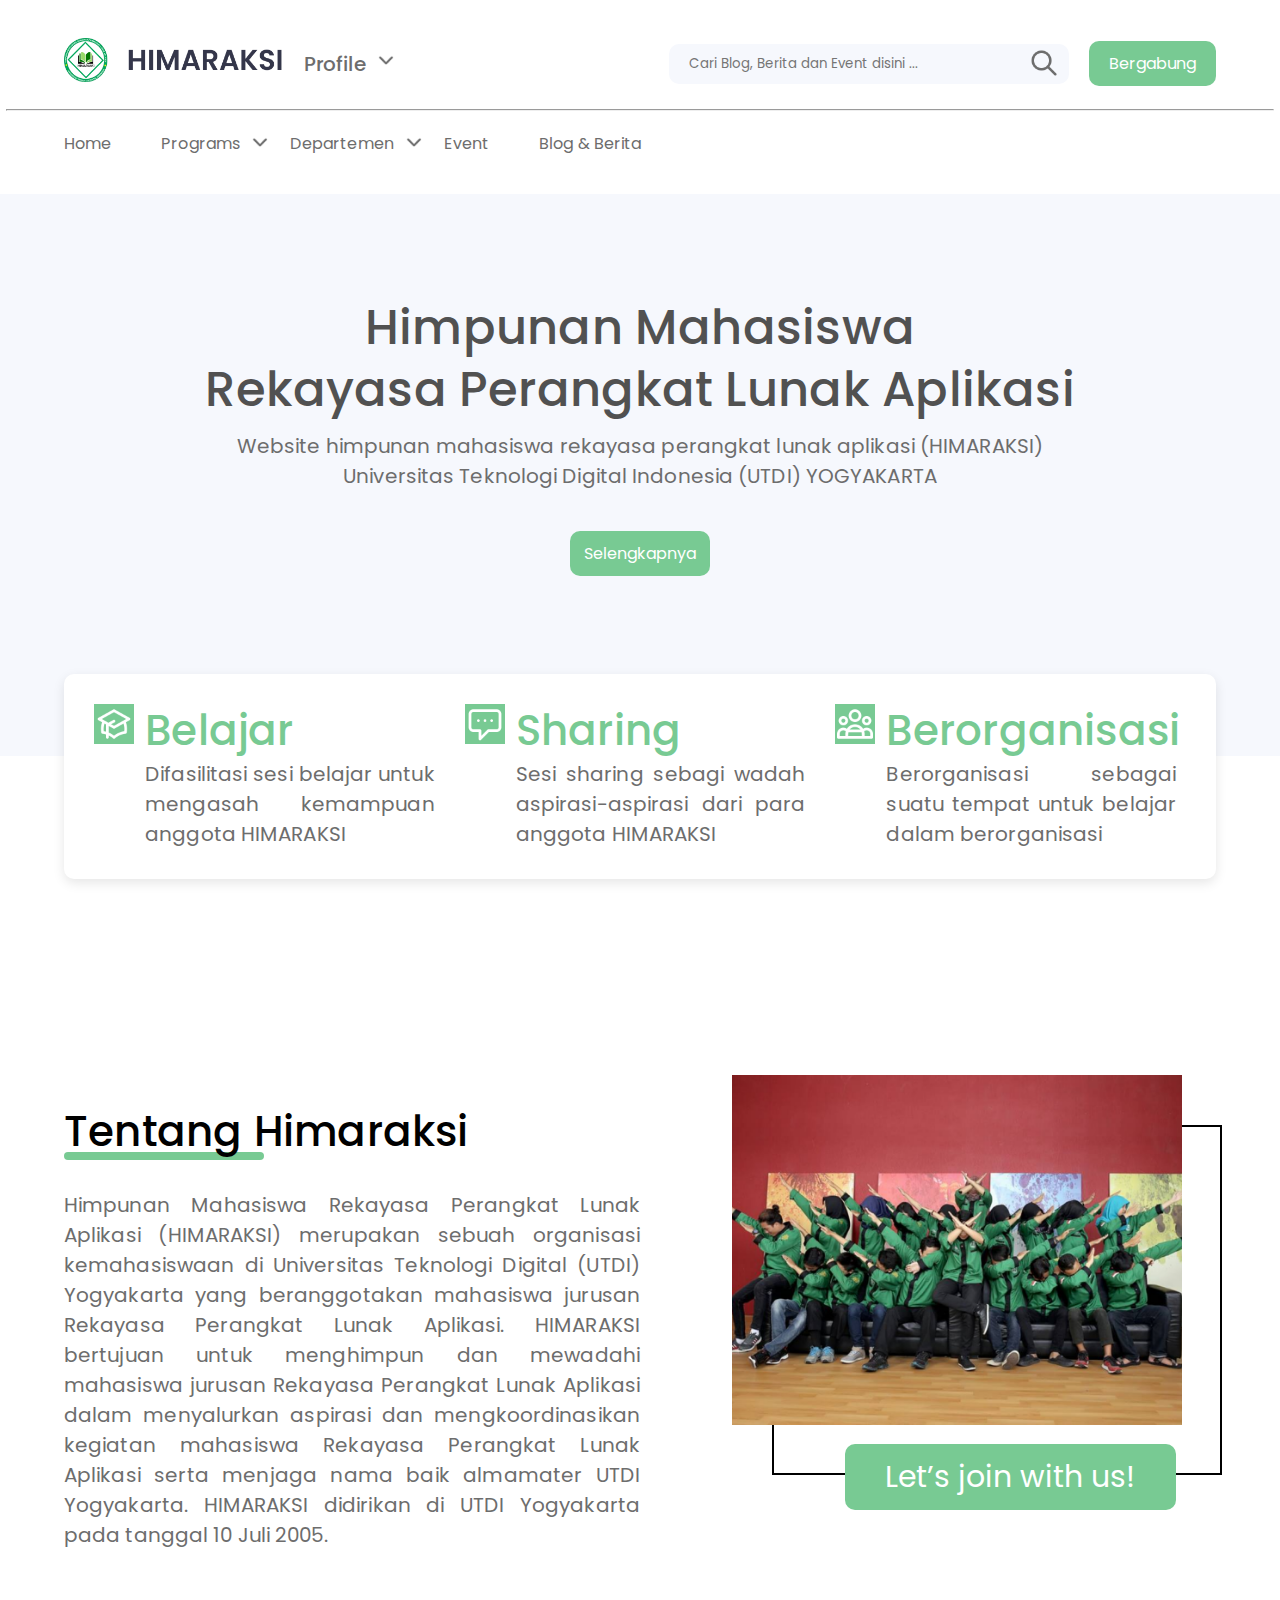
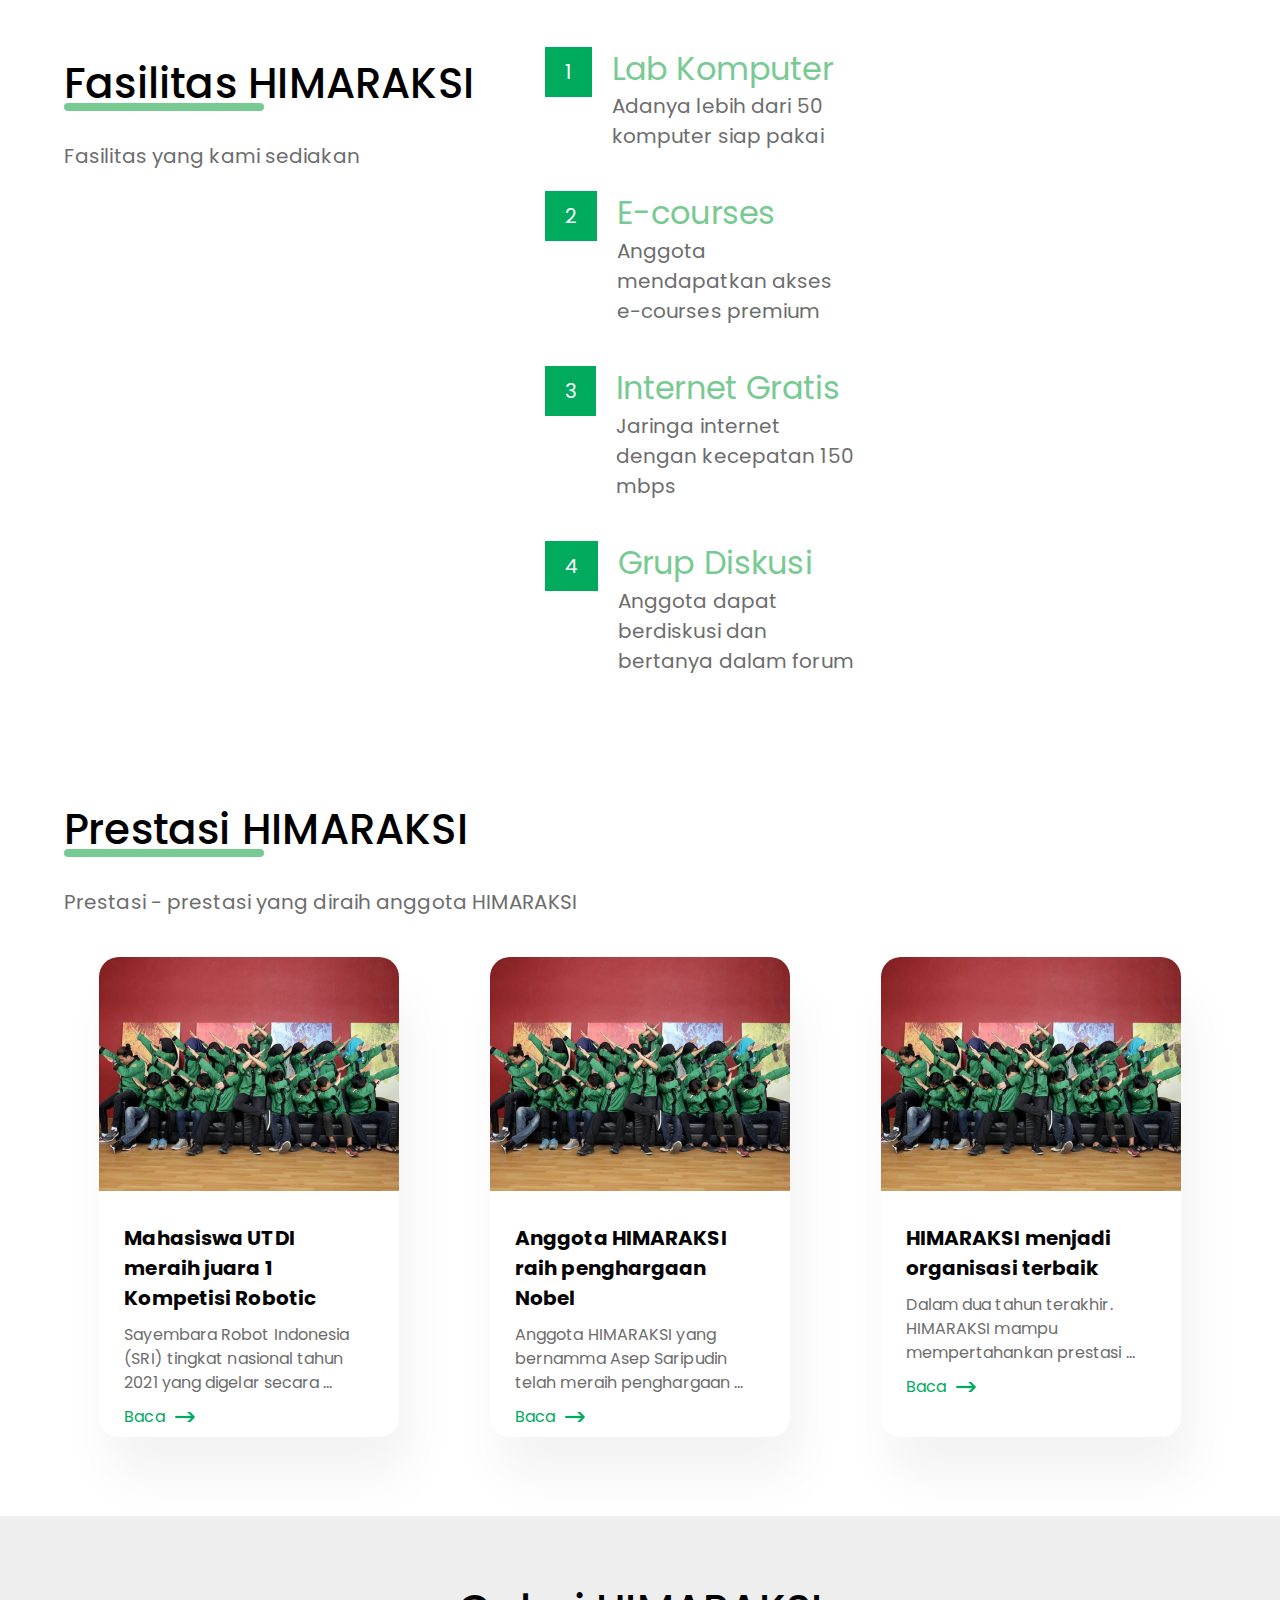
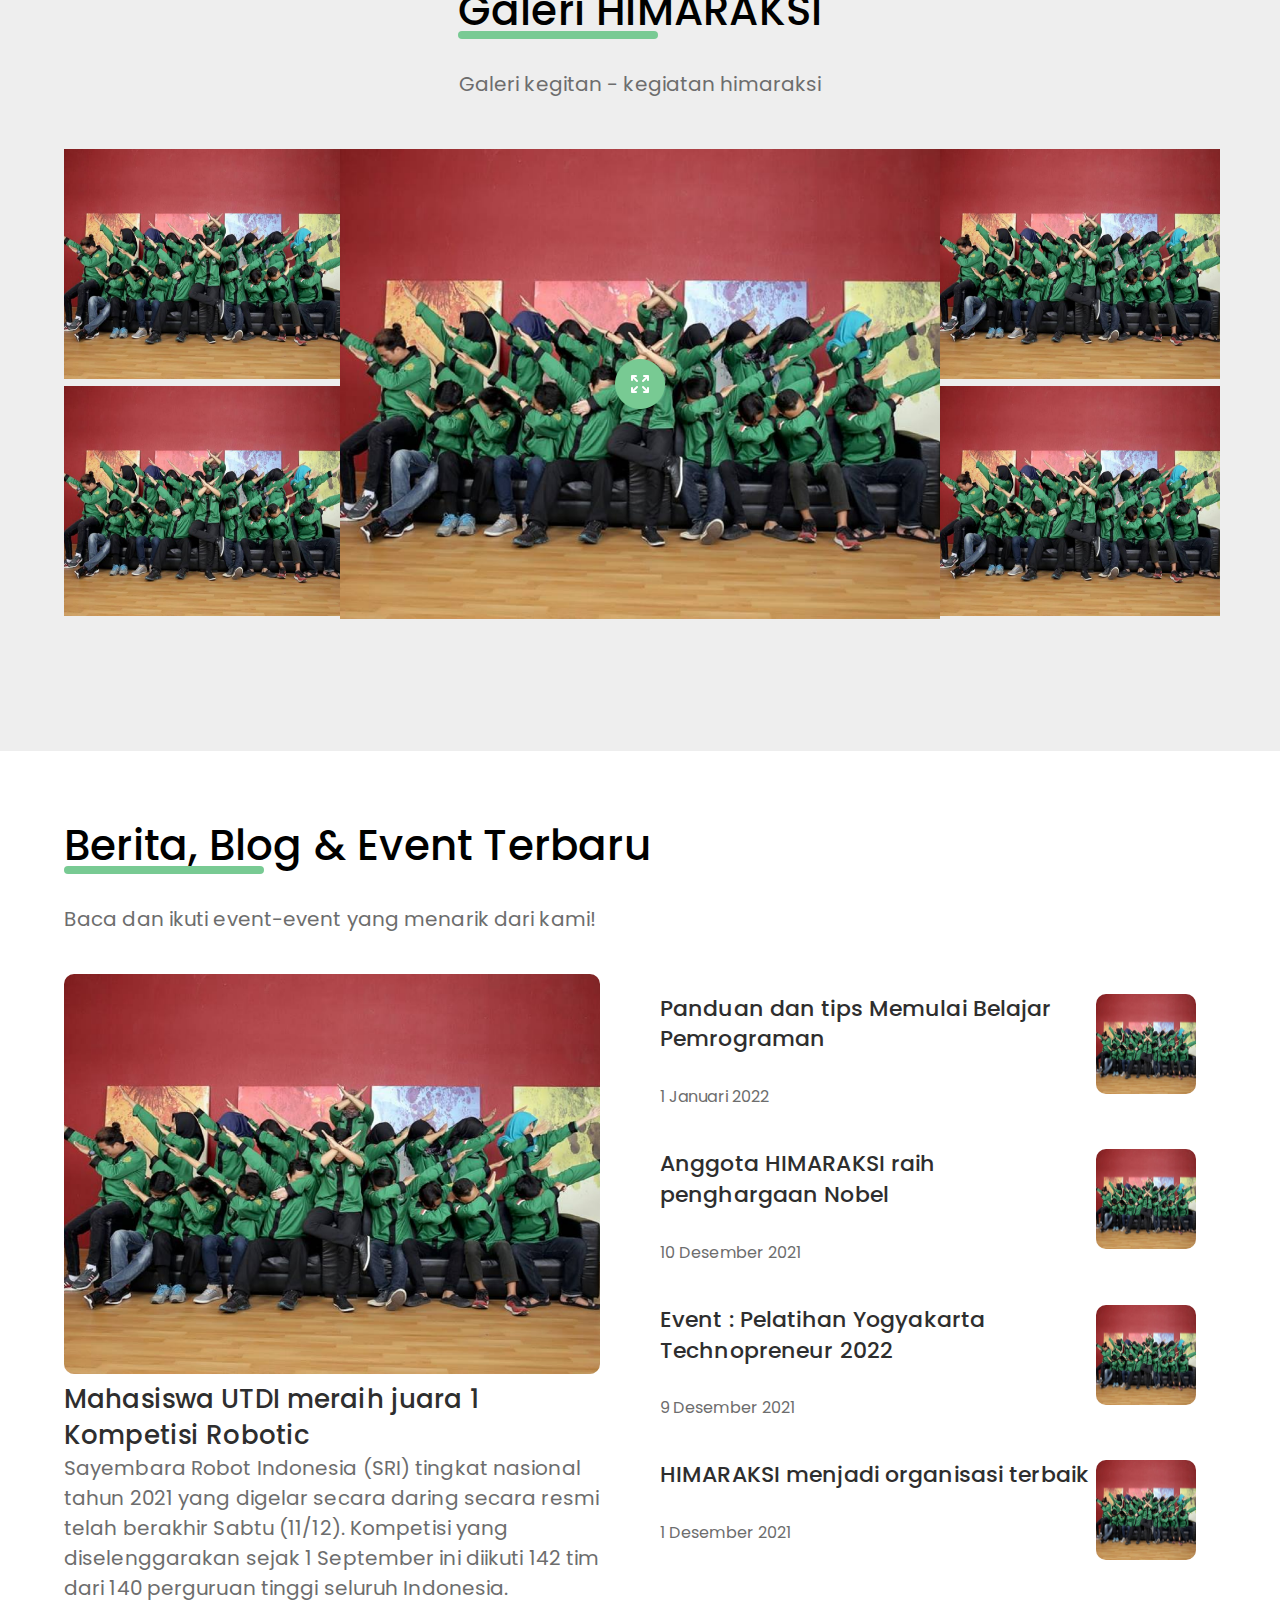
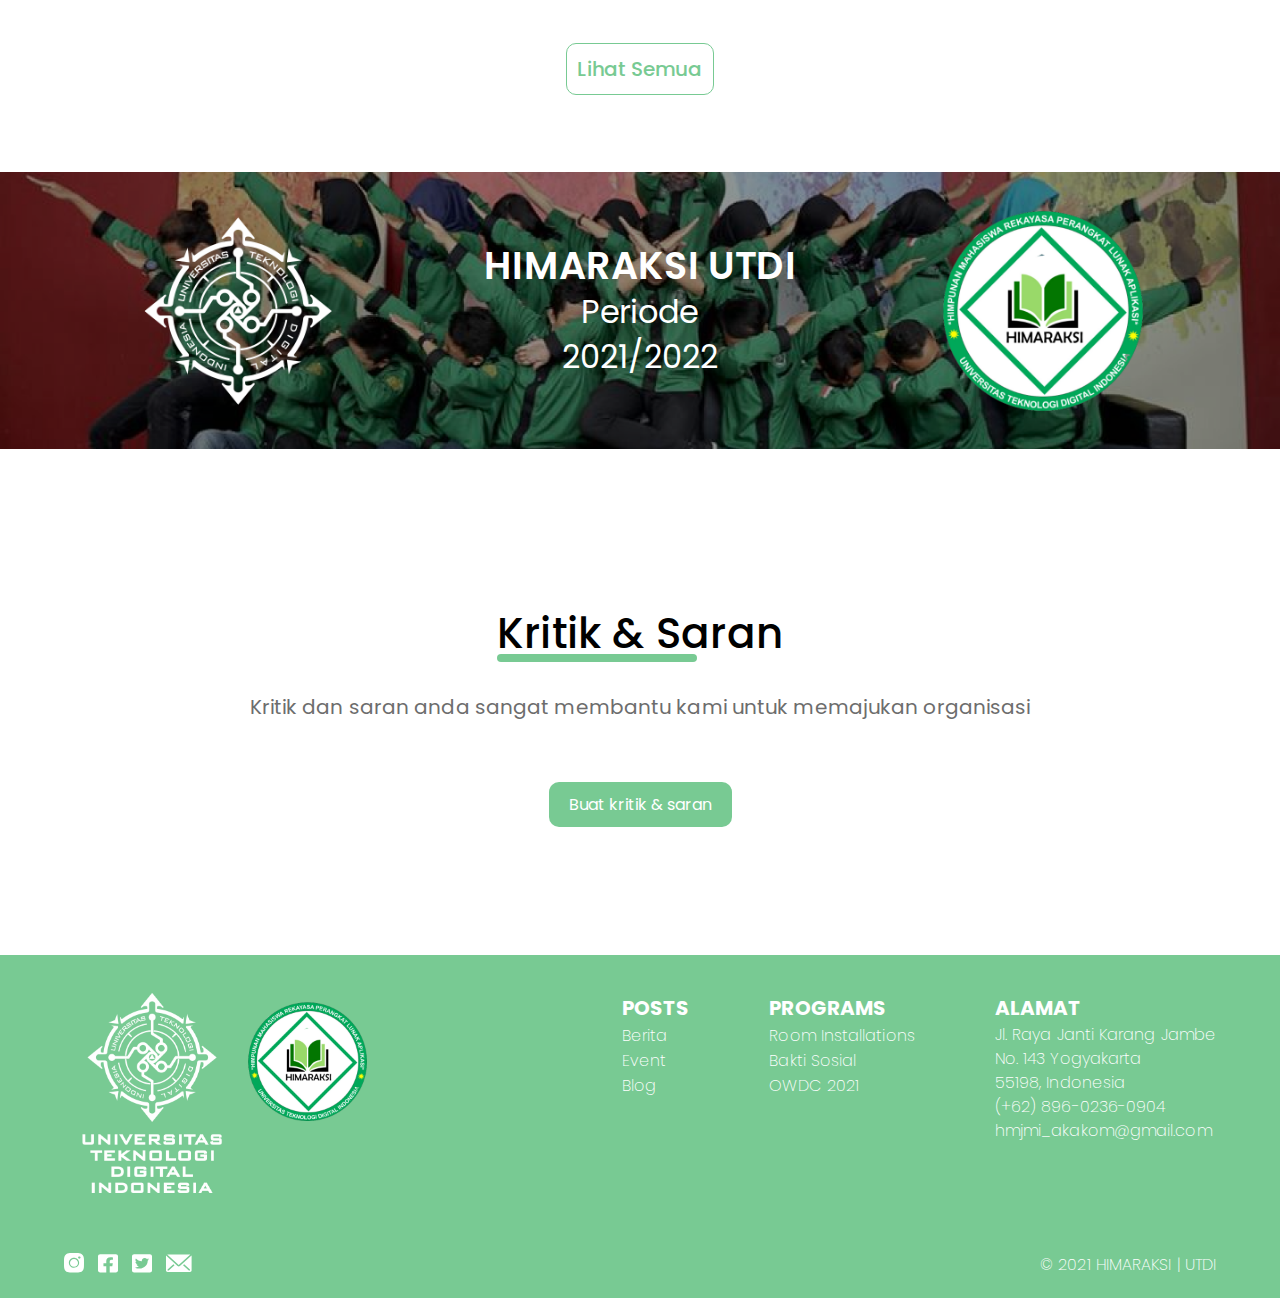
<file: index.html>
<!DOCTYPE html>
<html lang="en">
  <head>
    <meta charset="UTF-8" />
    <meta http-equiv="X-UA-Compatible" content="IE=edge" />
    <meta name="viewport" content="width=device-width, initial-scale=1.0" />
    <title>Home | HIMARAKSI</title>
    <link rel="stylesheet" href="assets/css/layout.css" />
    <link rel="stylesheet" href="assets/css/home.css" />
    <link rel="shortcut icon" href="assets/img/logo3.png" type="image/x-icon">
  </head>
  <body>
    <!-- navbar -->
    <nav class="container">
      <div class="row">
        <div class="col">
          <a href="index.html" class="logo">
            <img src="assets/img/logo.png" alt="Logo" />
          </a>
          <div class="profileNav">
            <a href="#" class="openProfile" id="openProfile">Profile <i class="icon_panahBawah"></i></a>
            <ul class="menuToggle hide" id="menuProfile">
              <li><a href="about.html">Logo & Tentang HIMARAKSI</a></li>
              <li><a href="visiMisi.html">Visi & Misi</a></li>
              <li><a href="struktur.html">Struktur Organisasi</a></li>
            </ul>
          </div>
        </div>
        <div class="col">
          <form action="" class="search">
            <input type="text" placeholder="Cari Blog, Berita dan Event disini ..." />
            <button type="submit">
              <i class="icon_search"></i>
            </button>
          </form>
          <a href="https://forms.gle/RG3iPN6xPWeAk6Du5" class="btn_primary">Bergabung</a>
        </div>
      </div>
      <hr />
      <div class="row">
        <ul class="navMenu">
          <li>
            <a href="index.html">Home</a>
          </li>
          <li>
            <a href="#" class="openProgram">Programs <i class="icon_panahBawah"></i></a>
            <ul class="menuToggle hide" id="menuProgram">
              <li><a href="detail_programs.html">Room Installations</a></li>
              <li><a href="detail_programs.html">Bakti Sosial</a></li>
              <li><a href="detail_programs.html">OWDC 2021</a></li>
            </ul>
          </li>
          <li>
            <a href="#" class="openDepartemen">Departemen <i class="icon_panahBawah"></i></a>
            <ul class="menuToggle hide" id="menuDepartemen">
              <li><a href="detail_departement.html">DEP. PUSLITBANG</a></li>
              <li><a href="detail_departement.html">DEP. KEANGGOTAAN</a></li>
              <li><a href="detail_departement.html">DEP. HUMAS</a></li>
            </ul>
          </li>
          <li><a href="event.html">Event</a></li>
          <li><a href="blog.html">Blog & Berita</a></li>
        </ul>
      </div>
    </nav>
    <div class="nav-mobile">
      <div class="menu-toggle">
        <input type="checkbox" />
        <span></span>
        <span></span>
        <span></span>
      </div>
      <a href="index.html" class="heading8">HIMARAKSI</a>
      <div class="logo">
        <img src="assets/img/logo3.png" alt="">
      </div>
    </div>
    <ul class="menu-mobile">
      <hr>
      <li><a href="index.html">Home</a></li>
      <li>
        <a href="#" class="action" id="mToggleProfile">Profile <i class="icon_panahBawah"></i> </a>
        <ul class="mMobile hidden" id="mMenuProfile">
          <li><a href="about.html">Logo & Tentang HIMARAKSI</a></li>
          <li><a href="visiMisi.html">Visi & Misi</a></li>
          <li><a href="struktur.html">Struktur Organisasi</a></li>
        </ul>
      </li>
      <li>
        <a href="#" class="action" id="mToggleProgram">Program <i class="icon_panahBawah"></i> </a>
        <ul class="mMobile hidden" id="mMenuProgram">
          <li><a href="detail_programs.html">Room Installations</a></li>
          <li><a href="detail_programs.html">Bakti Sosial</a></li>
          <li><a href="detail_programs.html">OWDC 2021</a></li>
        </ul>
      </li>
      <li>
        <a href="#" class="action" id="mToggleDepartemen">Departemen <i class="icon_panahBawah"></i> </a>
        <ul class="mMobile hidden" id="mMenuDepartemen">
          <li><a href="detail_departement.html">DEP. PUSLITBANG</a></li>
          <li><a href="detail_departement.html">DEP. KEANGGOTAAN</a></li>
          <li><a href="detail_departement.html">DEP. HUMAS</a></li>
        </ul>
      </li>
      <li><a href="event.html">Event</a></li>
      <li><a href="blog.html">Blog & Berita</a></li>
      <hr class="hr2">
      <a href="https://forms.gle/RG3iPN6xPWeAk6Du5" class="btn_primary">Bergabung</a>
    </ul>

    <!-- Header -->
    <section class="container header home" id="header">
      <div class="heading">
        Himpunan Mahasiswa <br />
        Rekayasa Perangkat Lunak Aplikasi
      </div>
      <div class="heading7 center">
        Website himpunan mahasiswa rekayasa perangkat lunak aplikasi (HIMARAKSI) <br />
        Universitas Teknologi Digital Indonesia (UTDI) YOGYAKARTA
      </div>
      <a href="#" class="btn_primary">Selengkapnya</a>
    </section>

    <!-- Fasilitas -->
    <section class="container fasilitas" id="fasilitas">
      <div class="boxContainer">
        <div class="boxFasil">
          <i class="icon_fasil_1"></i>
          <div class="col">
            <div class="heading2 green">Belajar</div>
            <div class="heading7">Difasilitasi sesi belajar untuk mengasah kemampuan anggota HIMARAKSI</div>
          </div>
        </div>
        <div class="boxFasil">
          <i class="icon_fasil_2"></i>
          <div class="col">
            <div class="heading2 green">Sharing</div>
            <div class="heading7">Sesi sharing sebagi wadah aspirasi-aspirasi dari para anggota HIMARAKSI</div>
          </div>
        </div>
        <div class="boxFasil">
          <i class="icon_fasil_3"></i>
          <div class="col">
            <div class="heading2 green">Berorganisasi</div>
            <div class="heading7">Berorganisasi sebagai suatu tempat untuk belajar dalam berorganisasi</div>
          </div>
        </div>
      </div>
    </section>

    <!-- About -->
    <section class="container about" id="about">
      <div class="col">
        <div class="headContainer">
          <div class="heading2">Tentang Himaraksi</div>
          <div class="variasi"></div>
        </div>
        <div class="heading7">
          Himpunan Mahasiswa Rekayasa Perangkat Lunak Aplikasi (HIMARAKSI) merupakan sebuah organisasi kemahasiswaan di Universitas Teknologi Digital (UTDI) Yogyakarta yang beranggotakan mahasiswa jurusan Rekayasa Perangkat Lunak Aplikasi.
          HIMARAKSI bertujuan untuk menghimpun dan mewadahi mahasiswa jurusan Rekayasa Perangkat Lunak Aplikasi dalam menyalurkan aspirasi dan mengkoordinasikan kegiatan mahasiswa Rekayasa Perangkat Lunak Aplikasi serta menjaga nama baik
          almamater UTDI Yogyakarta. HIMARAKSI didirikan di UTDI Yogyakarta pada tanggal 10 Juli 2005.
        </div>
      </div>
      <div class="col imgContainer">
        <img src="assets/img/img1.png" alt="img1" />
        <div class="box_trans"></div>
        <div class="btn_primary">Let’s join with us!</div>
      </div>
    </section>

      <!-- Fasilitas2 -->
      <section class="container fasilitas2" id="fasilitas2">
        <div class="col">
          <div class="headContainer">
            <div class="heading2">Fasilitas HIMARAKSI</div>
            <div class="variasi"></div>
          </div>
          <div class="heading7">Fasilitas yang kami sediakan</div>
        </div>
        <div class="boxContainer">
          <div class="box">
            <div class="kotak_hijau">1</div>
            <div class="content">
              <div class="heading4 green">Lab Komputer</div>
              <div class="heading7">Adanya lebih dari 50 komputer siap pakai</div>
            </div>
          </div>
          <div class="box">
            <div class="kotak_hijau">2</div>
            <div class="content">
              <div class="heading4 green">E-courses</div>
              <div class="heading7">Anggota mendapatkan akses e-courses premium</div>
            </div>
          </div>
          <div class="box">
            <div class="kotak_hijau">3</div>
            <div class="content">
              <div class="heading4 green">Internet Gratis</div>
              <div class="heading7">Jaringa internet dengan kecepatan 150 mbps</div>
            </div>
          </div>
          <div class="box">
            <div class="kotak_hijau">4</div>
            <div class="content">
              <div class="heading4 green">Grup Diskusi</div>
              <div class="heading7">Anggota dapat berdiskusi dan bertanya dalam forum</div>
            </div>
          </div>
        </div>
      </section>

    <!-- Prestasi -->
    <section class="container prestasi" id="prestasi">
      <div class="headContainer">
        <div class="heading2">Prestasi HIMARAKSI</div>
        <div class="variasi"></div>
      </div>
      <div class="heading7">Prestasi - prestasi yang diraih anggota HIMARAKSI</div>
      <div class="cardContainer">
        <div class="card">
          <img src="assets/img/img1.png" alt="" />
          <div class="contentCard">
            <div class="title">Mahasiswa UTDI meraih juara 1 Kompetisi Robotic</div>
            <div class="des">Sayembara Robot Indonesia (SRI) tingkat nasional tahun 2021 yang digelar secara ...</div>
            <a href="detail_prestasi.html" class="btn_read">
              Baca
              <i class="icon_panah"></i>
            </a>
          </div>
        </div>
        <div class="card">
          <img src="assets/img/img1.png" alt="" />
          <div class="contentCard">
            <div class="title">Anggota HIMARAKSI raih penghargaan Nobel</div>
            <div class="des">Anggota HIMARAKSI yang bernamma Asep Saripudin telah meraih penghargaan ...</div>
            <a href="detail_prestasi.html" class="btn_read">
              Baca
              <i class="icon_panah"></i>
            </a>
          </div>
        </div>
        <div class="card">
          <img src="assets/img/img1.png" alt="" />
          <div class="contentCard">
            <div class="title">HIMARAKSI menjadi organisasi terbaik</div>
            <div class="des">Dalam dua tahun terakhir. HIMARAKSI mampu mempertahankan prestasi ... </div>
            <a href="detail_prestasi.html" class="btn_read">
              Baca
              <i class="icon_panah"></i>
            </a>
          </div>
        </div>
      </div>
    </section>

   <!-- Galeri -->
   <section class="container galeri" id="galeri">
    <div class="headContainer">
      <div class="heading2">Galeri HIMARAKSI</div>
      <div class="variasi"></div>
    </div>
    <div class="heading7">Galeri kegitan - kegiatan himaraksi</div>
    <div class="row">
      <div class="small">
        <img src="assets/img/img1.png" alt="" />
        <img src="assets/img/img1.png" alt="" />
      </div>
      <div class="big">
        <a href="#galery" id="showFull"><i class="icon_full"></i></a>
      </div>
      <div class="small">
        <img src="assets/img/img1.png" alt="" />
        <img src="assets/img/img1.png" alt="" />
      </div>
    </div>
  </section>

    <!-- Modal -->
    <div class="modal hide modal">
      <div class="modal-container hide">
        <div class="modal-header">
          <h2>Galery 1</h2>
          <button class="close-modal">X</button>
        </div>
        <div class="modal-content">
          <img src="assets/img/img1.png" alt="" />
        </div>
      </div>
    </div>

    <!-- Post -->
    <section class="container post" id="post">
      <div class="headContainer">
        <div class="heading2">Berita, Blog & Event Terbaru</div>
        <div class="variasi"></div>
      </div>
      <div class="heading7">Baca dan ikuti event-event yang menarik dari kami!</div>
      <div class="row">
        <div class="col">
          <img src="assets/img/img1.png" alt="" />
          <a href="detail_prestasi.html" class="heading5">Mahasiswa UTDI meraih juara 1 Kompetisi Robotic</a>
          <div class="heading7">
            Sayembara Robot Indonesia (SRI) tingkat nasional tahun 2021 yang digelar secara daring secara resmi telah berakhir Sabtu (11/12). Kompetisi yang diselenggarakan sejak 1 September ini diikuti 142 tim dari 140 perguruan tinggi
            seluruh Indonesia.
          </div>
        </div>
        <div class="side">
          <a href="detail_blog.html" class="box">
            <div class="content">
              <div class="heading6">Panduan dan tips Memulai Belajar Pemrograman</div>
              <div class="heading7">1 Januari 2022</div>
            </div>
            <img src="assets/img/img1.png" alt="" />
          </a>
          <a href="detail_prestasi.html" class="box">
            <div class="content">
              <div class="heading6">Anggota HIMARAKSI raih penghargaan Nobel</div>
              <div class="heading7">10 Desember 2021</div>
            </div>
            <img src="assets/img/img1.png" alt="" />
          </a>
          <a href="detail_event.html" class="box">
            <div class="content">
              <div class="heading6">Event : Pelatihan Yogyakarta Technopreneur 2022</div>
              <div class="heading7">9 Desember 2021</div>
            </div>
            <img src="assets/img/img1.png" alt="" />
          </a>
          <a href="detail_prestasi.html" class="box">
            <div class="content">
              <div class="heading6">HIMARAKSI menjadi organisasi terbaik</div>
              <div class="heading7">1 Desember 2021</div>
            </div>
            <img src="assets/img/img1.png" alt="" />
          </a>
        </div>
      </div>
      <div class="row">
        <a href="event.html" class="btn_readMore">Lihat Semua</a>
      </div>
    </section>

    <!-- periode -->

    <section class="container periode" id="periode">
      <img src="assets/img/logo2.png" alt="" />
      <div class="content">
        <div class="heading3">HIMARAKSI UTDI</div>
        <div class="heading4">
          Periode <br />
          2021/2022
        </div>
      </div>
      <img src="assets/img/logo3.png" alt="" />
    </section>

    <!-- kritik -->
    <section class="container kritik" id="kritik">
      <div class="headContainer">
        <div class="heading2">Kritik & Saran</div>
        <div class="variasi"></div>
      </div>
      <div class="heading7">Kritik dan saran anda sangat membantu kami untuk memajukan organisasi</div>
      <a href="https://forms.gle/44LfNde9UXnu3oyY9" class="btn_primary">Buat kritik & saran</a>
    </section>

    <!-- footer -->
    <footer class="container">
      <div class="row">
        <img class="logoFooter" src="assets/img/logoFooter.png" alt="" />
        <div class="navFooter">
          <div class="col">
            <div class="heading7M">POSTS</div>
            <ul>
              <li><a class="heading8" href="blog.html">Berita</a></li>
              <li><a class="heading8" href="event.html">Event</a></li>
              <li><a class="heading8" href="blog.html">Blog</a></li>
            </ul>
          </div>
          <div class="col">
            <div class="heading7M">PROGRAMS</div>
            <ul>
              <li><a class="heading8" href="detail_programs.html">Room Installations</a></li>
              <li><a class="heading8" href="detail_programs.html">Bakti Sosial</a></li>
              <li><a class="heading8" href="detail_programs.html">OWDC 2021</a></li>
            </ul>
          </div>
          <div class="col">
            <div class="heading7M">ALAMAT</div>
            <div class="heading8">
              Jl. Raya Janti Karang Jambe <br />
              No. 143 Yogyakarta <br />
              55198, Indonesia <br />
              (+62) 896-0236-0904 <br />
              hmjmi_akakom@gmail.com <br />
            </div>
          </div>
        </div>
      </div>
      <div class="copyright">
        <div class="icon">
          <a href="#">
            <img src="assets/img/ig.svg" alt="" />
          </a>
          <a href="#">
            <img src="assets/img/fb.svg" alt="" />
          </a>
          <a href="#">
            <img src="assets/img/twitter.svg" alt="" />
          </a>
          <a href="#">
            <img src="assets/img/email.svg" alt="" />
          </a>
        </div>
        <div class="heading8">© 2021 HIMARAKSI | UTDI</div>
      </div>
    </footer>

    <script src="assets/js/script.js"></script>
    <script>
      const openModalBtn = document.querySelectorAll("#showFull");
      const closeModal = document.querySelector(".close-modal");
      const modal = document.querySelector(".modal");
      const modalContainer = document.querySelector(".modal-container");

      // open modal
      openModalBtn.forEach((openModal) => {
        openModal.addEventListener("click", () => {
          modal.classList.remove("hide");
          modalContainer.classList.remove("hide");
        });
      });
      // close modal
      closeModal.addEventListener("click", () => {
        setTimeout(() => {
          modal.classList.add("hide");
        }, 800);
        modalContainer.classList.add("hide");
      });
    </script>
  </body>
</html>
</file>
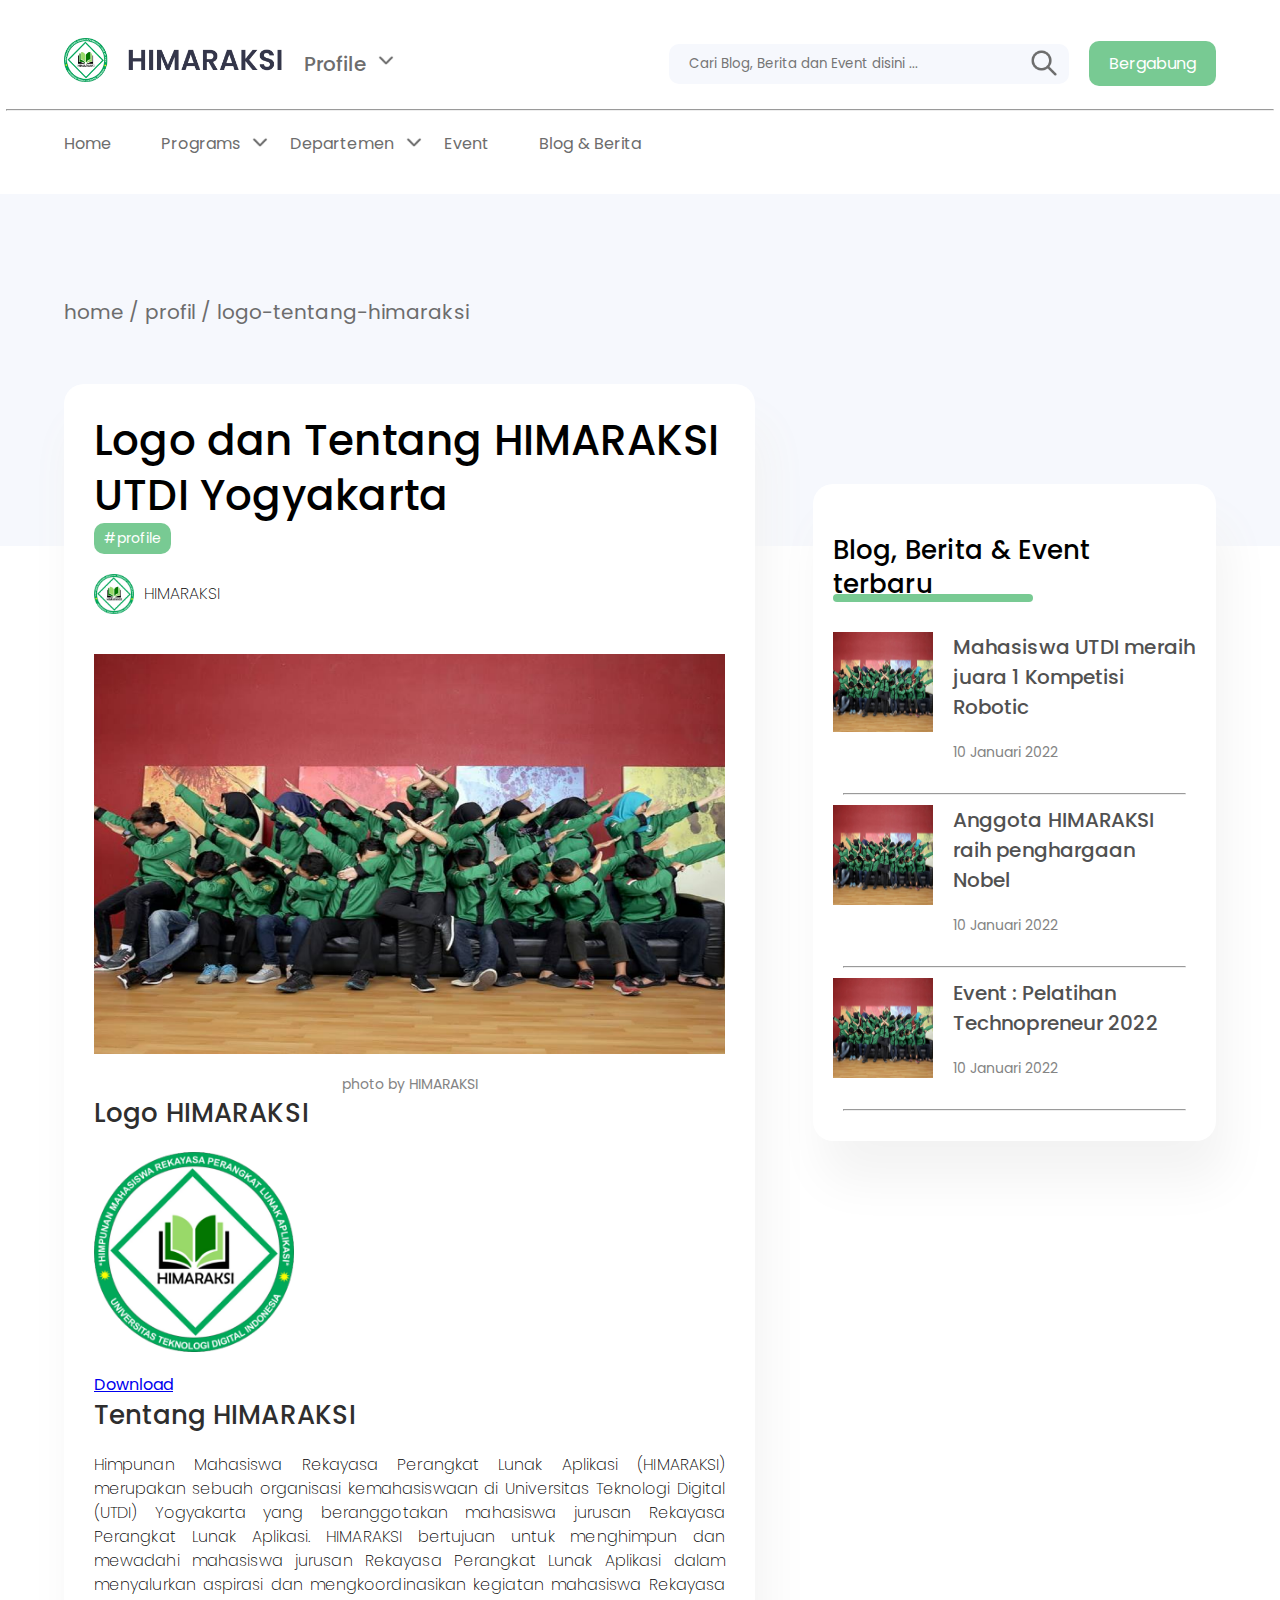
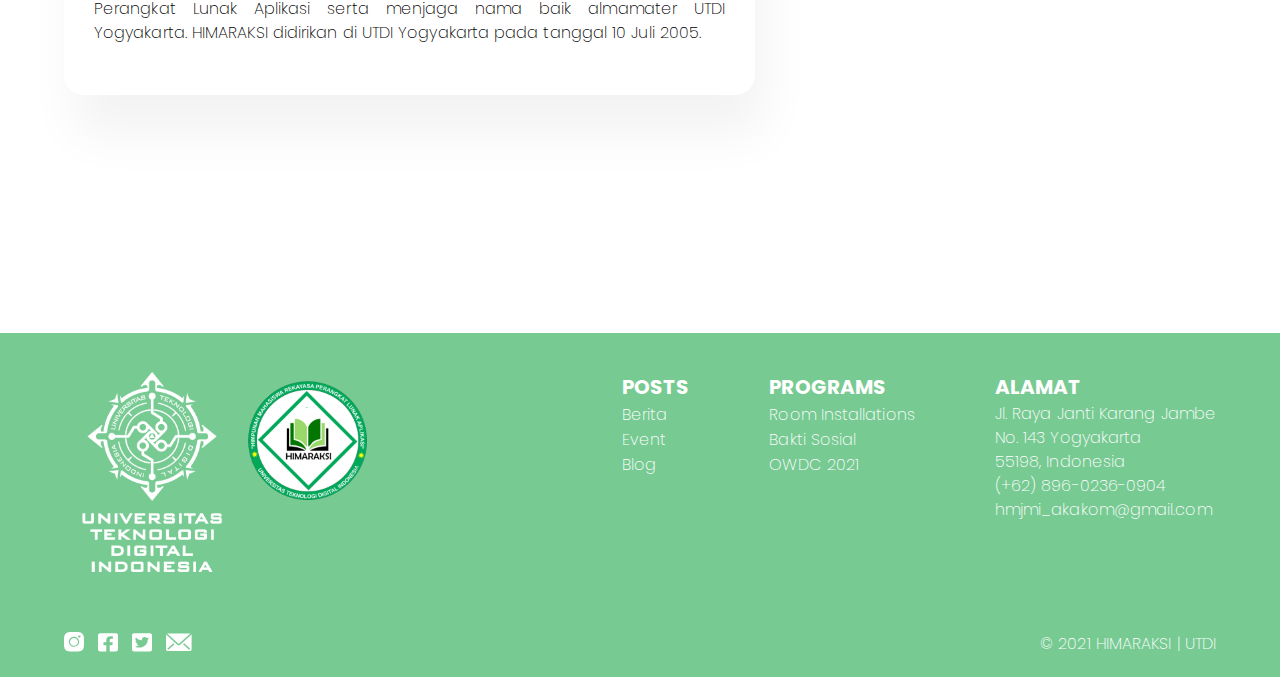
<file: about.html>
<!DOCTYPE html>
<html lang="en">
  <head>
    <meta charset="UTF-8" />
    <meta http-equiv="X-UA-Compatible" content="IE=edge" />
    <meta name="viewport" content="width=device-width, initial-scale=1.0" />
    <title>About | HIMARAKSI</title>
    <link rel="stylesheet" href="assets/css/layout.css" />
    <link rel="stylesheet" href="assets/css/detail.css" />
  </head>
  <body>
    <!-- navbar -->
    <nav class="container">
      <div class="row">
        <div class="col">
          <a href="index.html" class="logo">
            <img src="assets/img/logo.png" alt="Logo" />
          </a>
          <div class="profileNav">
            <a href="#" class="openProfile" id="openProfile">Profile <i class="icon_panahBawah"></i></a>
            <ul class="menuToggle hide" id="menuProfile">
              <li><a href="about.html">Logo & Tentang HIMARAKSI</a></li>
              <li><a href="visiMisi.html">Visi & Misi</a></li>
              <li><a href="struktur.html">Struktur Organisasi</a></li>
            </ul>
          </div>
        </div>
        <div class="col">
          <form action="" class="search">
            <input type="text" placeholder="Cari Blog, Berita dan Event disini ..." />
            <button type="submit">
              <i class="icon_search"></i>
            </button>
          </form>
          <a href="https://forms.gle/RG3iPN6xPWeAk6Du5" class="btn_primary">Bergabung</a>
        </div>
      </div>
      <hr />
      <div class="row">
        <ul class="navMenu">
          <li>
            <a href="index.html">Home</a>
          </li>
          <li>
            <a href="#" class="openProgram">Programs <i class="icon_panahBawah"></i></a>
            <ul class="menuToggle hide" id="menuProgram">
              <li><a href="detail_programs.html">Room Installations</a></li>
              <li><a href="detail_programs.html">Bakti Sosial</a></li>
              <li><a href="detail_programs.html">OWDC 2021</a></li>
            </ul>
          </li>
          <li>
            <a href="#" class="openDepartemen">Departemen <i class="icon_panahBawah"></i></a>
            <ul class="menuToggle hide" id="menuDepartemen">
              <li><a href="detail_departement.html">DEP. PUSLITBANG</a></li>
              <li><a href="detail_departement.html">DEP. KEANGGOTAAN</a></li>
              <li><a href="detail_departement.html">DEP. HUMAS</a></li>
            </ul>
          </li>
          <li><a href="event.html">Event</a></li>
          <li><a href="blog.html">Blog & Berita</a></li>
        </ul>
      </div>
    </nav>
    <div class="nav-mobile">
      <div class="menu-toggle">
        <input type="checkbox" />
        <span></span>
        <span></span>
        <span></span>
      </div>
      <a href="index.html" class="heading8">HIMARAKSI</a>
      <div class="logo">
        <img src="assets/img/logo3.png" alt="">
      </div>
    </div>
    <ul class="menu-mobile">
      <hr>
      <li><a href="index.html">Home</a></li>
      <li>
        <a href="#" class="action" id="mToggleProfile">Profile <i class="icon_panahBawah"></i> </a>
        <ul class="mMobile hidden" id="mMenuProfile">
          <li><a href="about.html">Logo & Tentang HIMARAKSI</a></li>
          <li><a href="visiMisi.html">Visi & Misi</a></li>
          <li><a href="struktur.html">Struktur Organisasi</a></li>
        </ul>
      </li>
      <li>
        <a href="#" class="action" id="mToggleProgram">Program <i class="icon_panahBawah"></i> </a>
        <ul class="mMobile hidden" id="mMenuProgram">
          <li><a href="detail_programs.html">Room Installations</a></li>
          <li><a href="detail_programs.html">Bakti Sosial</a></li>
          <li><a href="detail_programs.html">OWDC 2021</a></li>
        </ul>
      </li>
      <li>
        <a href="#" class="action" id="mToggleDepartemen">Departemen <i class="icon_panahBawah"></i> </a>
        <ul class="mMobile hidden" id="mMenuDepartemen">
          <li><a href="detail_departement.html">DEP. PUSLITBANG</a></li>
          <li><a href="detail_departement.html">DEP. KEANGGOTAAN</a></li>
          <li><a href="detail_departement.html">DEP. HUMAS</a></li>
        </ul>
      </li>
      <li><a href="event.html">Event</a></li>
      <li><a href="blog.html">Blog & Berita</a></li>
      <hr class="hr2">
      <a href="https://forms.gle/RG3iPN6xPWeAk6Du5" class="btn_primary">Bergabung</a>
    </ul>
    <!-- Header -->
    <section class="container header" id="header">
      <div class="heading7">home / profil / logo-tentang-himaraksi</div>
    </section>

    <!-- blog dan berita -->
    <section class="container detail" id="detail">
      <div class="side_content">
        <div class="heading2">Logo dan Tentang HIMARAKSI UTDI Yogyakarta</div>
        <div class="tag">#profile</div>
        <div class="info">
          <img src="assets/img/logo3.png" alt="" />
          <div class="heading8">HIMARAKSI</div>
        </div>
        <div class="content">
          <img src="assets/img/img1.png" alt="" />
          <div class="caption">photo by HIMARAKSI</div>
          <div class="heading5">Logo HIMARAKSI</div>
          <img src="assets/img/logo3.png" alt="" class="logoHimaraksi">
          <a href="#">Download</a>
          <div class="heading5">Tentang HIMARAKSI</div>
          <div class="heading8 text-blog">Himpunan Mahasiswa Rekayasa Perangkat Lunak Aplikasi (HIMARAKSI) merupakan sebuah organisasi kemahasiswaan di Universitas Teknologi Digital (UTDI) Yogyakarta yang beranggotakan mahasiswa jurusan Rekayasa Perangkat Lunak Aplikasi. HIMARAKSI bertujuan untuk menghimpun dan mewadahi mahasiswa jurusan  Rekayasa Perangkat Lunak Aplikasi dalam menyalurkan aspirasi dan mengkoordinasikan kegiatan mahasiswa Rekayasa Perangkat Lunak Aplikasi serta menjaga nama baik almamater UTDI Yogyakarta. HIMARAKSI didirikan di UTDI Yogyakarta pada tanggal 10 Juli 2005.</div>
        </div>
      </div>
      <div class="sidebar">
        <div class="headContainer">
          <div class="heading2">Blog, Berita & Event terbaru</div>
          <div class="variasi"></div>
        </div>
        <div class="boxContainer">
          <a href="detail_prestasi.html" class="box">
            <img src="assets/img/img1.png" alt="" />
            <div class="content">
              <div class="title">Mahasiswa UTDI meraih juara 1 Kompetisi Robotic</div>
              <div class="caption">10 Januari 2022</div>
            </div>
          </a>
          <hr />
          <a href="detail_prestasi.html" class="box">
            <img src="assets/img/img1.png" alt="" />
            <div class="content">
              <div class="title">Anggota HIMARAKSI raih  penghargaan Nobel</div>
              <div class="caption">10 Januari 2022</div>
            </div>
          </a>
          <hr />
          <a href="detail_event.html" class="box">
            <img src="assets/img/img1.png" alt="" />
            <div class="content">
              <div class="title">Event : Pelatihan Technopreneur 2022</div>
              <div class="caption">10 Januari 2022</div>
            </div>
          </a>
          <hr />
        </div>
      </div>
    </section>

   <!-- footer -->
   <footer class="container">
    <div class="row">
      <img class="logoFooter" src="assets/img/logoFooter.png" alt="" />
      <div class="navFooter">
        <div class="col">
          <div class="heading7M">POSTS</div>
          <ul>
            <li><a class="heading8" href="blog.html">Berita</a></li>
            <li><a class="heading8" href="event.html">Event</a></li>
            <li><a class="heading8" href="blog.html">Blog</a></li>
          </ul>
        </div>
        <div class="col">
          <div class="heading7M">PROGRAMS</div>
          <ul>
            <li><a class="heading8" href="detail_programs.html">Room Installations</a></li>
            <li><a class="heading8" href="detail_programs.html">Bakti Sosial</a></li>
            <li><a class="heading8" href="detail_programs.html">OWDC 2021</a></li>
          </ul>
        </div>
        <div class="col">
          <div class="heading7M">ALAMAT</div>
          <div class="heading8">
            Jl. Raya Janti Karang Jambe <br />
            No. 143 Yogyakarta <br />
            55198, Indonesia <br />
            (+62) 896-0236-0904 <br />
            hmjmi_akakom@gmail.com <br />
          </div>
        </div>
      </div>
    </div>
    <div class="copyright">
      <div class="icon">
        <a href="#">
          <img src="assets/img/ig.svg" alt="" />
        </a>
        <a href="#">
          <img src="assets/img/fb.svg" alt="" />
        </a>
        <a href="#">
          <img src="assets/img/twitter.svg" alt="" />
        </a>
        <a href="#">
          <img src="assets/img/email.svg" alt="" />
        </a>
      </div>
      <div class="heading8">© 2021 HIMARAKSI | UTDI</div>
    </div>
  </footer>

    <script src="assets/js/script.js"></script>
  </body>
</html>
</file>
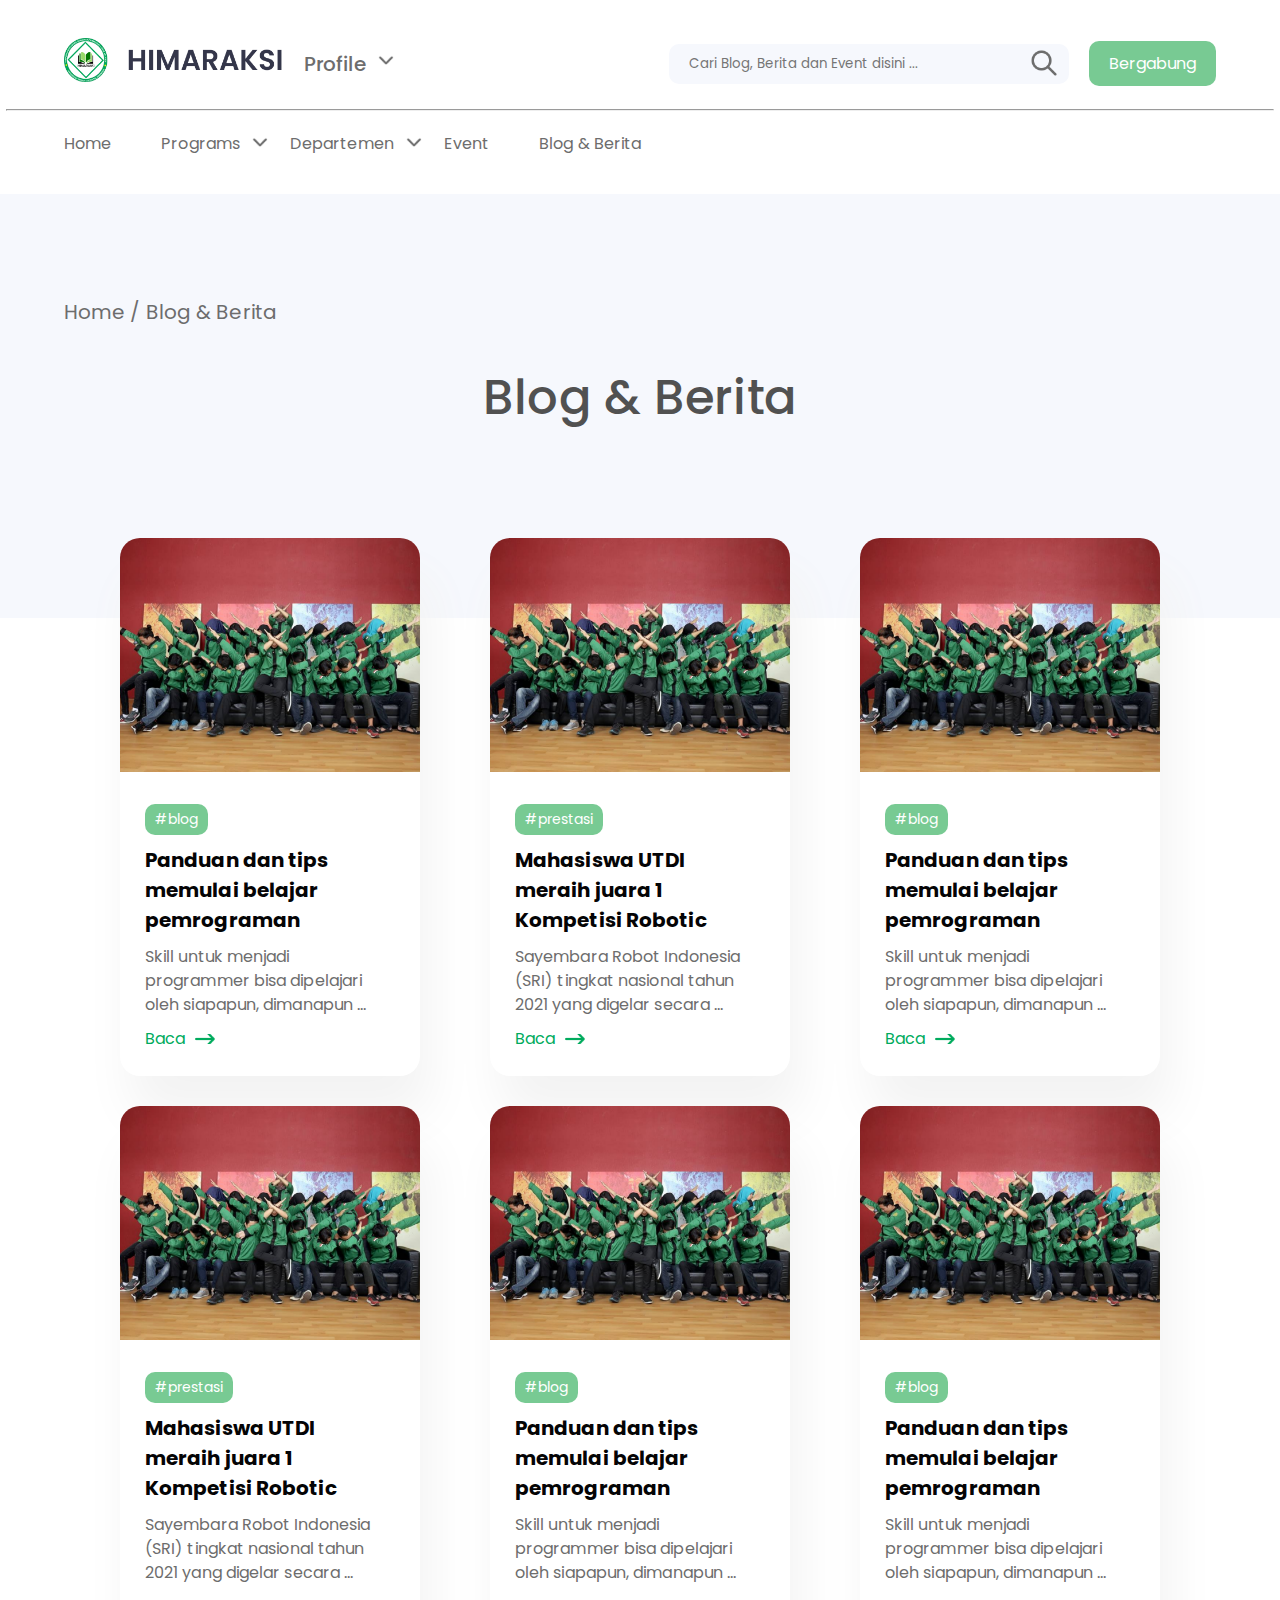
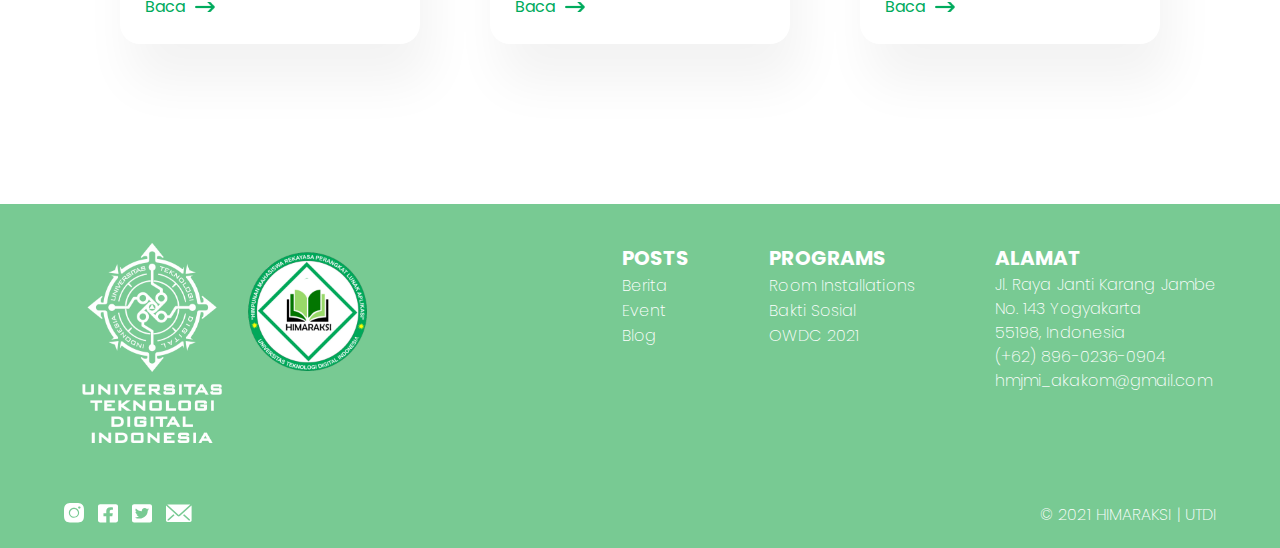
<file: blog.html>
<!DOCTYPE html>
<html lang="en">
  <head>
    <meta charset="UTF-8" />
    <meta http-equiv="X-UA-Compatible" content="IE=edge" />
    <meta name="viewport" content="width=device-width, initial-scale=1.0" />
    <title>Blog | HIMARAKSI</title>
    <link rel="stylesheet" href="assets/css/layout.css" />
    <link rel="stylesheet" href="assets/css/style.css" />
  </head>
  <body>
 <!-- navbar -->
 <nav class="container">
  <div class="row">
    <div class="col">
      <a href="index.html" class="logo">
        <img src="assets/img/logo.png" alt="Logo" />
      </a>
      <div class="profileNav">
        <a href="#" class="openProfile" id="openProfile">Profile <i class="icon_panahBawah"></i></a>
        <ul class="menuToggle hide" id="menuProfile">
          <li><a href="about.html">Logo & Tentang HIMARAKSI</a></li>
          <li><a href="visiMisi.html">Visi & Misi</a></li>
          <li><a href="struktur.html">Struktur Organisasi</a></li>
        </ul>
      </div>
    </div>
    <div class="col">
      <form action="" class="search">
        <input type="text" placeholder="Cari Blog, Berita dan Event disini ..." />
        <button type="submit">
          <i class="icon_search"></i>
        </button>
      </form>
      <a href="https://forms.gle/RG3iPN6xPWeAk6Du5" class="btn_primary">Bergabung</a>
    </div>
  </div>
  <hr />
  <div class="row">
    <ul class="navMenu">
      <li>
        <a href="index.html">Home</a>
      </li>
      <li>
        <a href="#" class="openProgram">Programs <i class="icon_panahBawah"></i></a>
        <ul class="menuToggle hide" id="menuProgram">
          <li><a href="detail_programs.html">Room Installations</a></li>
          <li><a href="detail_programs.html">Bakti Sosial</a></li>
          <li><a href="detail_programs.html">OWDC 2021</a></li>
        </ul>
      </li>
      <li>
        <a href="#" class="openDepartemen">Departemen <i class="icon_panahBawah"></i></a>
        <ul class="menuToggle hide" id="menuDepartemen">
          <li><a href="detail_departement.html">DEP. PUSLITBANG</a></li>
          <li><a href="detail_departement.html">DEP. KEANGGOTAAN</a></li>
          <li><a href="detail_departement.html">DEP. HUMAS</a></li>
        </ul>
      </li>
      <li><a href="event.html">Event</a></li>
      <li><a href="blog.html">Blog & Berita</a></li>
    </ul>
  </div>
</nav>
<div class="nav-mobile">
  <div class="menu-toggle">
    <input type="checkbox" />
    <span></span>
    <span></span>
    <span></span>
  </div>
  <a href="index.html" class="heading8">HIMARAKSI</a>
  <div class="logo">
    <img src="assets/img/logo3.png" alt="">
  </div>
</div>
<ul class="menu-mobile">
  <hr>
  <li><a href="index.html">Home</a></li>
  <li>
    <a href="#" class="action" id="mToggleProfile">Profile <i class="icon_panahBawah"></i> </a>
    <ul class="mMobile hidden" id="mMenuProfile">
      <li><a href="about.html">Logo & Tentang HIMARAKSI</a></li>
      <li><a href="visiMisi.html">Visi & Misi</a></li>
      <li><a href="struktur.html">Struktur Organisasi</a></li>
    </ul>
  </li>
  <li>
    <a href="#" class="action" id="mToggleProgram">Program <i class="icon_panahBawah"></i> </a>
    <ul class="mMobile hidden" id="mMenuProgram">
      <li><a href="detail_programs.html">Room Installations</a></li>
      <li><a href="detail_programs.html">Bakti Sosial</a></li>
      <li><a href="detail_programs.html">OWDC 2021</a></li>
    </ul>
  </li>
  <li>
    <a href="#" class="action" id="mToggleDepartemen">Departemen <i class="icon_panahBawah"></i> </a>
    <ul class="mMobile hidden" id="mMenuDepartemen">
      <li><a href="detail_departement.html">DEP. PUSLITBANG</a></li>
      <li><a href="detail_departement.html">DEP. KEANGGOTAAN</a></li>
      <li><a href="detail_departement.html">DEP. HUMAS</a></li>
    </ul>
  </li>
  <li><a href="event.html">Event</a></li>
  <li><a href="blog.html">Blog & Berita</a></li>
  <hr class="hr2">
  <a href="https://forms.gle/RG3iPN6xPWeAk6Du5" class="btn_primary">Bergabung</a>
</ul>

    <!-- Header -->
    <section class="container header" id="header">
      <div class="heading7">Home / Blog & Berita</div>
      <div class="heading">Blog & Berita</div>
    </section>

    <!-- blog dan berita -->
    <section class="blog" id="blog">
      <div class="cardContainer">
        <div class="card">
          <img src="assets/img/img1.png" alt="" />
          <div class="contentCard">
            <div class="tag">#blog</div>
            <div class="title">Panduan  dan tips memulai belajar pemrograman</div>
            <div class="des">Skill untuk menjadi programmer bisa dipelajari oleh siapapun, dimanapun ...</div>
            <a href="detail_blog.html" class="btn_read">
              Baca
              <i class="icon_panah"></i>
            </a>
          </div>
        </div>
        <div class="card">
          <img src="assets/img/img1.png" alt="" />
          <div class="contentCard">
            <div class="tag">#prestasi</div>
            <div class="title">Mahasiswa UTDI meraih juara 1 Kompetisi Robotic</div>
            <div class="des">Sayembara Robot Indonesia (SRI) tingkat nasional tahun 2021 yang digelar secara ...</div>
            <a href="detail_prestasi.html" class="btn_read">
              Baca
              <i class="icon_panah"></i>
            </a>
          </div>
        </div>
        <div class="card">
          <img src="assets/img/img1.png" alt="" />
          <div class="contentCard">
            <div class="tag">#blog</div>
            <div class="title">Panduan  dan tips memulai belajar pemrograman</div>
            <div class="des">Skill untuk menjadi programmer bisa dipelajari oleh siapapun, dimanapun ...</div>
            <a href="detail_blog.html" class="btn_read">
              Baca
              <i class="icon_panah"></i>
            </a>
          </div>
        </div>
        <div class="card">
          <img src="assets/img/img1.png" alt="" />
          <div class="contentCard">
            <div class="tag">#prestasi</div>
            <div class="title">Mahasiswa UTDI meraih juara 1 Kompetisi Robotic</div>
            <div class="des">Sayembara Robot Indonesia (SRI) tingkat nasional tahun 2021 yang digelar secara ...</div>
            <a href="detail_prestasi.html" class="btn_read">
              Baca
              <i class="icon_panah"></i>
            </a>
          </div>
        </div>
        <div class="card">
          <img src="assets/img/img1.png" alt="" />
          <div class="contentCard">
            <div class="tag">#blog</div>
            <div class="title">Panduan  dan tips memulai belajar pemrograman</div>
            <div class="des">Skill untuk menjadi programmer bisa dipelajari oleh siapapun, dimanapun ...</div>
            <a href="detail_blog.html" class="btn_read">
              Baca
              <i class="icon_panah"></i>
            </a>
          </div>
        </div>
        <div class="card">
          <img src="assets/img/img1.png" alt="" />
          <div class="contentCard">
            <div class="tag">#blog</div>
            <div class="title">Panduan  dan tips memulai belajar pemrograman</div>
            <div class="des">Skill untuk menjadi programmer bisa dipelajari oleh siapapun, dimanapun ...</div>
            <a href="detail_blog.html" class="btn_read">
              Baca
              <i class="icon_panah"></i>
            </a>
          </div>
        </div>
      </div>
    </section>

     <!-- footer -->
     <footer class="container">
      <div class="row">
        <img class="logoFooter" src="assets/img/logoFooter.png" alt="" />
        <div class="navFooter">
          <div class="col">
            <div class="heading7M">POSTS</div>
            <ul>
              <li><a class="heading8" href="blog.html">Berita</a></li>
              <li><a class="heading8" href="event.html">Event</a></li>
              <li><a class="heading8" href="blog.html">Blog</a></li>
            </ul>
          </div>
          <div class="col">
            <div class="heading7M">PROGRAMS</div>
            <ul>
              <li><a class="heading8" href="detail_programs.html">Room Installations</a></li>
              <li><a class="heading8" href="detail_programs.html">Bakti Sosial</a></li>
              <li><a class="heading8" href="detail_programs.html">OWDC 2021</a></li>
            </ul>
          </div>
          <div class="col">
            <div class="heading7M">ALAMAT</div>
            <div class="heading8">
              Jl. Raya Janti Karang Jambe <br />
              No. 143 Yogyakarta <br />
              55198, Indonesia <br />
              (+62) 896-0236-0904 <br />
              hmjmi_akakom@gmail.com <br />
            </div>
          </div>
        </div>
      </div>
      <div class="copyright">
        <div class="icon">
          <a href="#">
            <img src="assets/img/ig.svg" alt="" />
          </a>
          <a href="#">
            <img src="assets/img/fb.svg" alt="" />
          </a>
          <a href="#">
            <img src="assets/img/twitter.svg" alt="" />
          </a>
          <a href="#">
            <img src="assets/img/email.svg" alt="" />
          </a>
        </div>
        <div class="heading8">© 2021 HIMARAKSI | UTDI</div>
      </div>
    </footer>

    <script src="assets/js/script.js"></script>
  </body>
</html>
</file>
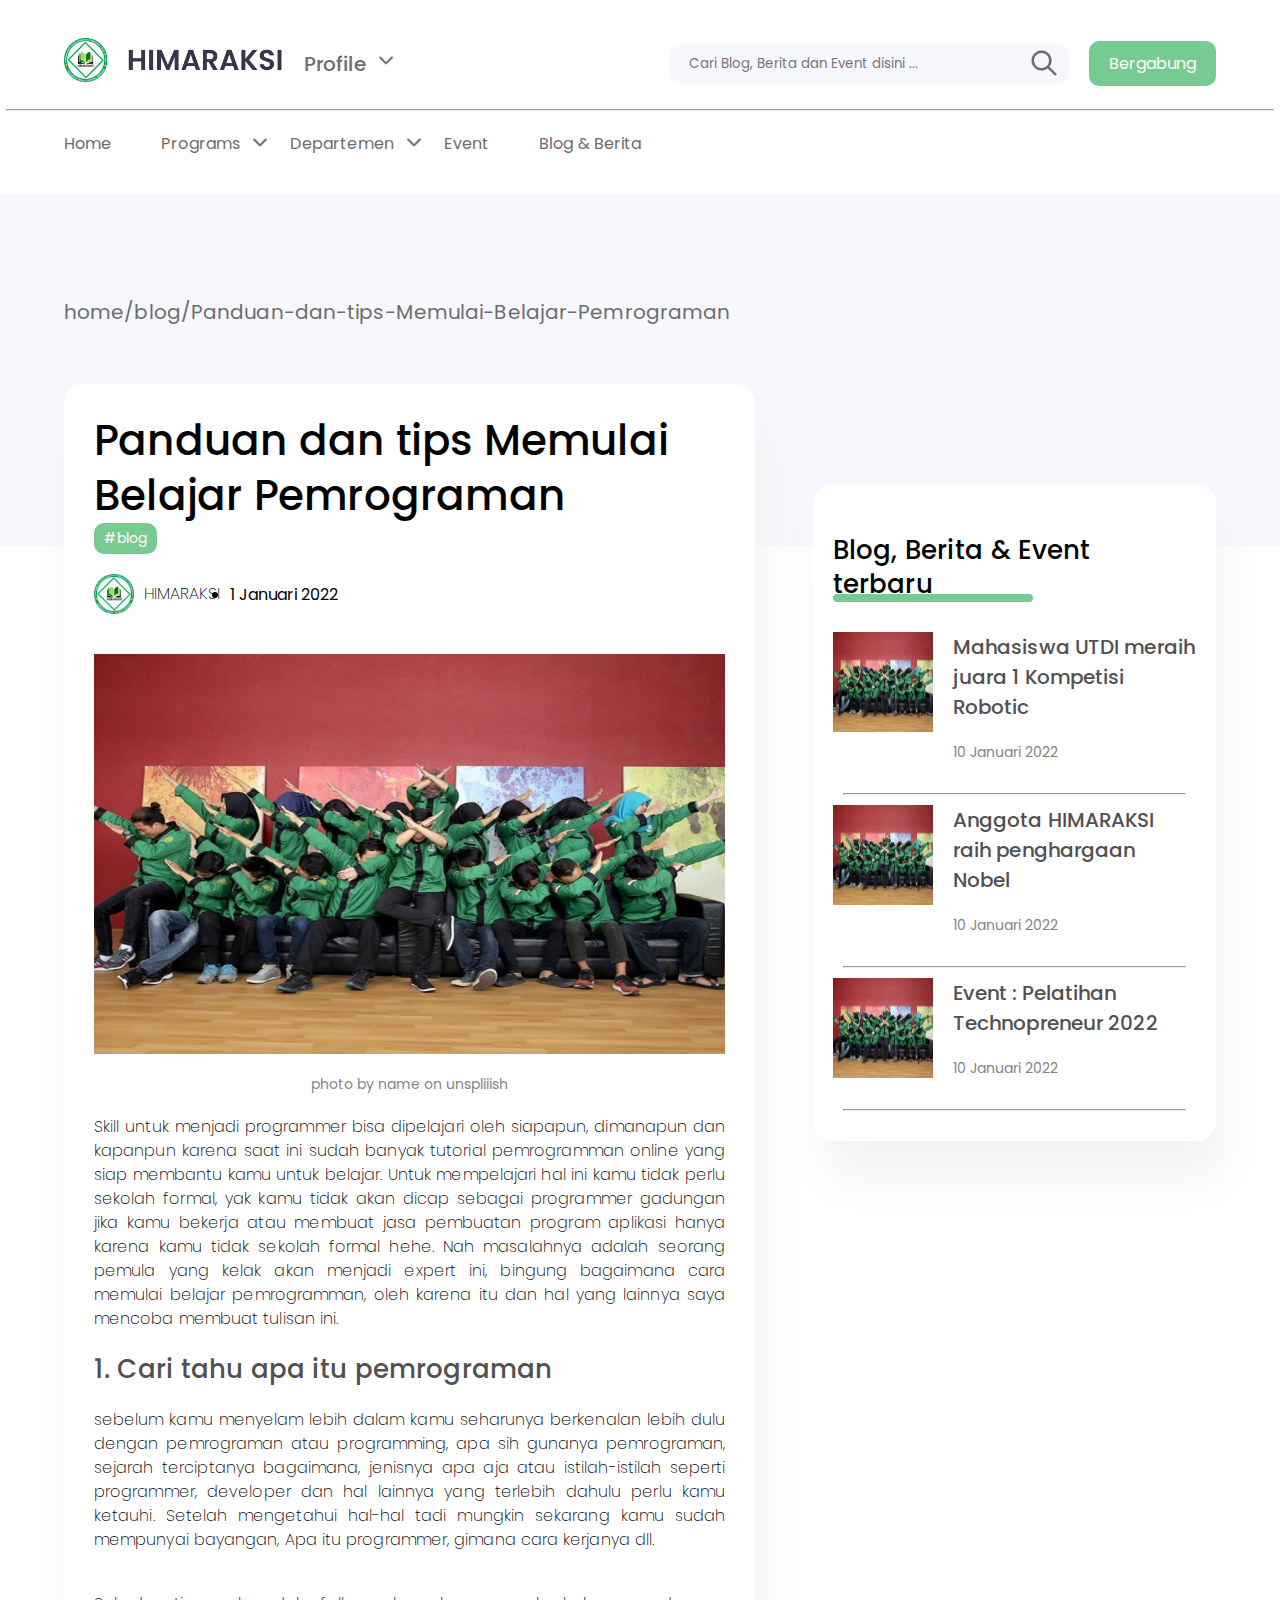
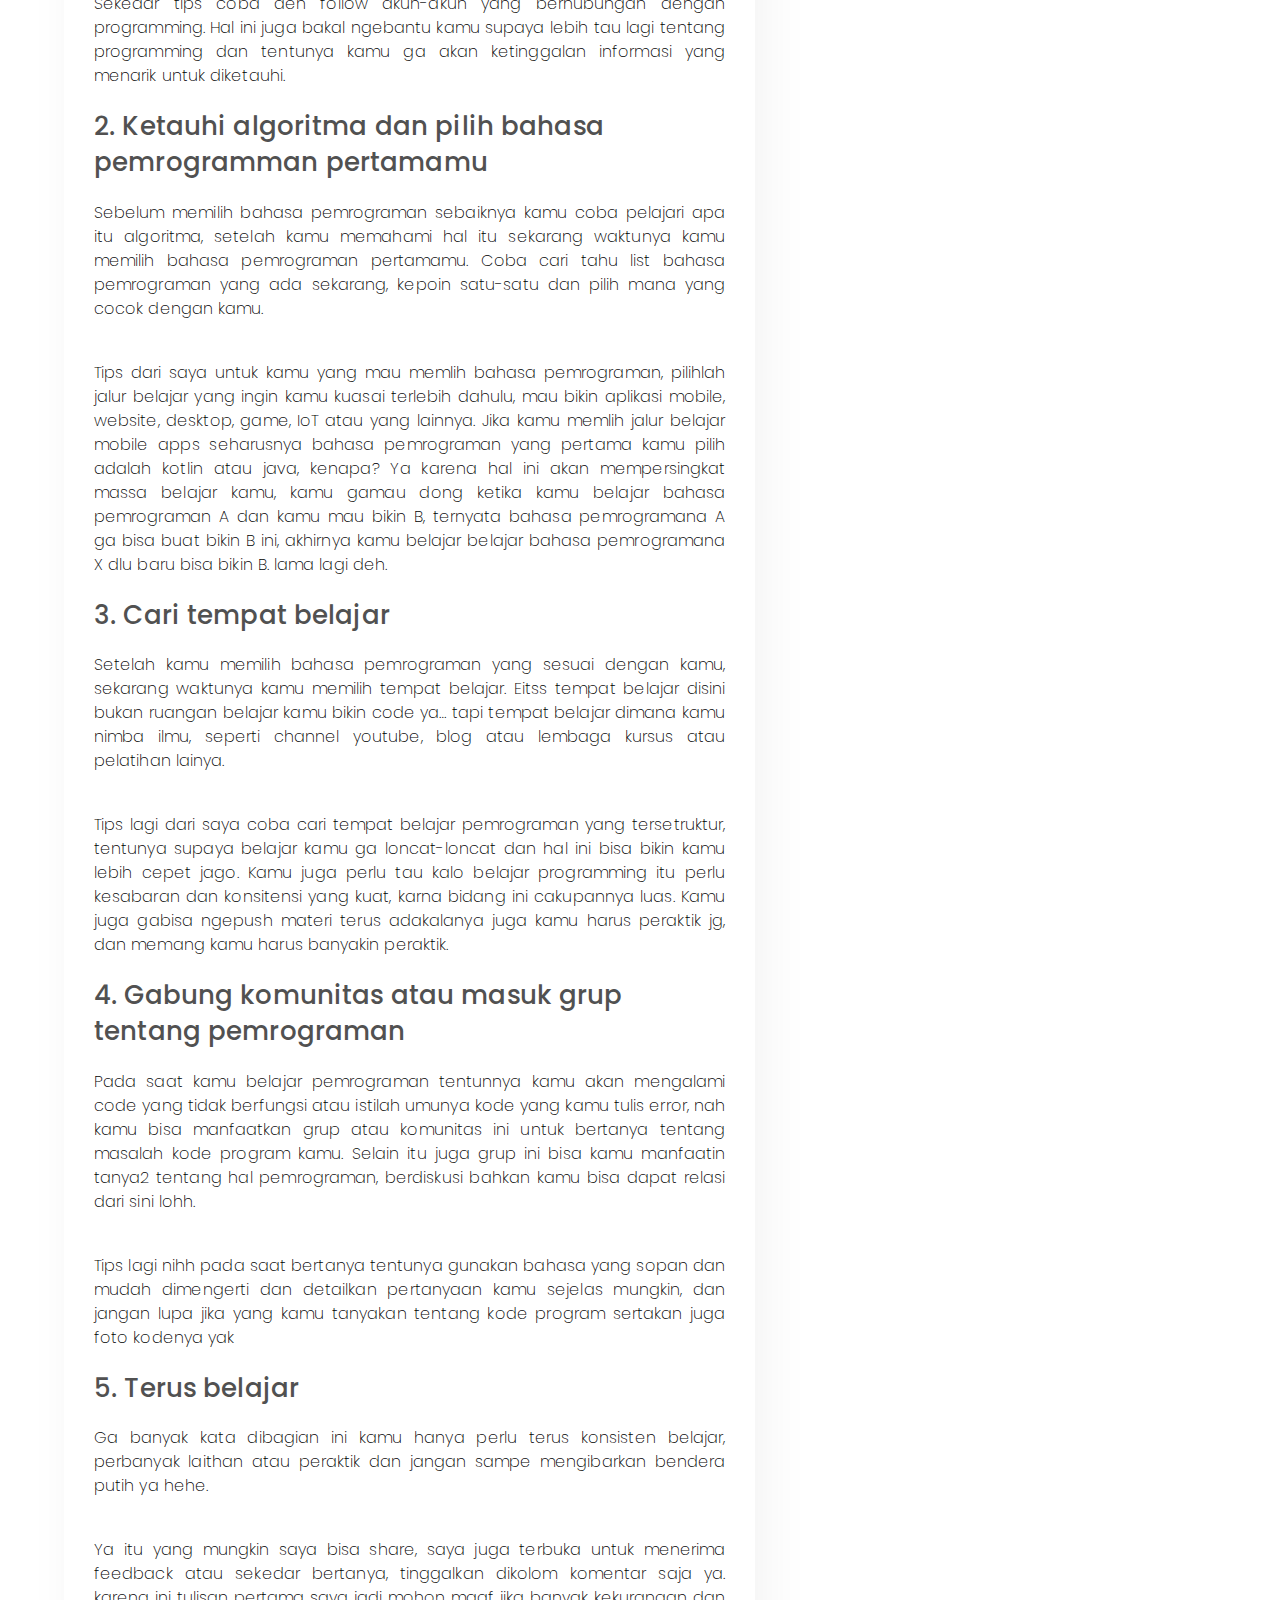
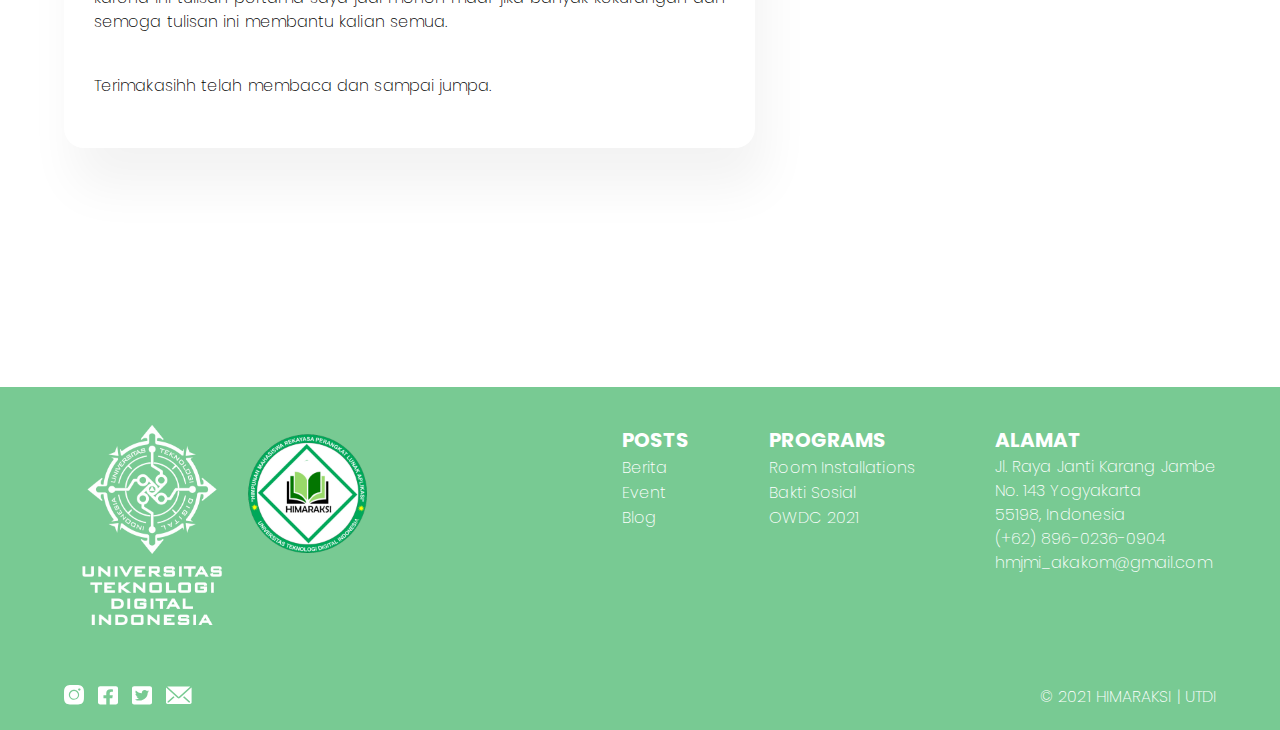
<file: detail_blog.html>
<!DOCTYPE html>
<html lang="en">
  <head>
    <meta charset="UTF-8" />
    <meta http-equiv="X-UA-Compatible" content="IE=edge" />
    <meta name="viewport" content="width=device-width, initial-scale=1.0" />
    <title>Detail | HIMARAKSI</title>
    <link rel="stylesheet" href="assets/css/layout.css" />
    <link rel="stylesheet" href="assets/css/detail.css" />
  </head>
  <body>
  <!-- navbar -->
  <nav class="container">
    <div class="row">
      <div class="col">
        <a href="index.html" class="logo">
          <img src="assets/img/logo.png" alt="Logo" />
        </a>
        <div class="profileNav">
          <a href="#" class="openProfile" id="openProfile">Profile <i class="icon_panahBawah"></i></a>
          <ul class="menuToggle hide" id="menuProfile">
            <li><a href="about.html">Logo & Tentang HIMARAKSI</a></li>
            <li><a href="visiMisi.html">Visi & Misi</a></li>
            <li><a href="struktur.html">Struktur Organisasi</a></li>
          </ul>
        </div>
      </div>
      <div class="col">
        <form action="" class="search">
          <input type="text" placeholder="Cari Blog, Berita dan Event disini ..." />
          <button type="submit">
            <i class="icon_search"></i>
          </button>
        </form>
        <a href="https://forms.gle/RG3iPN6xPWeAk6Du5" class="btn_primary">Bergabung</a>
      </div>
    </div>
    <hr />
    <div class="row">
      <ul class="navMenu">
        <li>
          <a href="index.html">Home</a>
        </li>
        <li>
          <a href="#" class="openProgram">Programs <i class="icon_panahBawah"></i></a>
          <ul class="menuToggle hide" id="menuProgram">
            <li><a href="detail_programs.html">Room Installations</a></li>
            <li><a href="detail_programs.html">Bakti Sosial</a></li>
            <li><a href="detail_programs.html">OWDC 2021</a></li>
          </ul>
        </li>
        <li>
          <a href="#" class="openDepartemen">Departemen <i class="icon_panahBawah"></i></a>
          <ul class="menuToggle hide" id="menuDepartemen">
            <li><a href="detail_departement.html">DEP. PUSLITBANG</a></li>
            <li><a href="detail_departement.html">DEP. KEANGGOTAAN</a></li>
            <li><a href="detail_departement.html">DEP. HUMAS</a></li>
          </ul>
        </li>
        <li><a href="event.html">Event</a></li>
        <li><a href="blog.html">Blog & Berita</a></li>
      </ul>
    </div>
  </nav>
  <div class="nav-mobile">
    <div class="menu-toggle">
      <input type="checkbox" />
      <span></span>
      <span></span>
      <span></span>
    </div>
    <a href="index.html" class="heading8">HIMARAKSI</a>
    <div class="logo">
      <img src="assets/img/logo3.png" alt="">
    </div>
  </div>
  <ul class="menu-mobile">
    <hr>
    <li><a href="index.html">Home</a></li>
    <li>
      <a href="#" class="action" id="mToggleProfile">Profile <i class="icon_panahBawah"></i> </a>
      <ul class="mMobile hidden" id="mMenuProfile">
        <li><a href="about.html">Logo & Tentang HIMARAKSI</a></li>
        <li><a href="visiMisi.html">Visi & Misi</a></li>
        <li><a href="struktur.html">Struktur Organisasi</a></li>
      </ul>
    </li>
    <li>
      <a href="#" class="action" id="mToggleProgram">Program <i class="icon_panahBawah"></i> </a>
      <ul class="mMobile hidden" id="mMenuProgram">
        <li><a href="detail_programs.html">Room Installations</a></li>
        <li><a href="detail_programs.html">Bakti Sosial</a></li>
        <li><a href="detail_programs.html">OWDC 2021</a></li>
      </ul>
    </li>
    <li>
      <a href="#" class="action" id="mToggleDepartemen">Departemen <i class="icon_panahBawah"></i> </a>
      <ul class="mMobile hidden" id="mMenuDepartemen">
        <li><a href="detail_departement.html">DEP. PUSLITBANG</a></li>
        <li><a href="detail_departement.html">DEP. KEANGGOTAAN</a></li>
        <li><a href="detail_departement.html">DEP. HUMAS</a></li>
      </ul>
    </li>
    <li><a href="event.html">Event</a></li>
    <li><a href="blog.html">Blog & Berita</a></li>
    <hr class="hr2">
    <a href="https://forms.gle/RG3iPN6xPWeAk6Du5" class="btn_primary">Bergabung</a>
  </ul>

    <!-- Header -->
    <section class="container header" id="header">
      <div class="heading7">home/blog/Panduan-dan-tips-Memulai-Belajar-Pemrograman</div>
    </section>

    <!-- blog dan berita -->
    <section class="container detail" id="detail">
      <div class="side_content">
        <div class="heading2">Panduan dan tips Memulai Belajar Pemrograman</div>
        <div class="tag">#blog</div>
        <div class="info">
          <img src="assets/img/logo3.png" alt="" />
          <div class="heading8">HIMARAKSI</div>
          <li>1 Januari 2022</li>
        </div>
        <div class="content">
          <img src="assets/img/img1.png" alt="" />
          <div class="caption">photo by name on unspliiish</div>
          <div class="heading8 text-blog">
            Skill untuk menjadi programmer bisa dipelajari oleh siapapun, dimanapun dan kapanpun karena saat ini sudah banyak tutorial pemrogramman online yang siap membantu kamu untuk belajar. Untuk mempelajari hal ini kamu tidak perlu sekolah formal, yak kamu tidak akan dicap sebagai programmer gadungan jika kamu bekerja atau membuat jasa pembuatan program aplikasi hanya karena kamu tidak sekolah formal hehe. Nah masalahnya adalah seorang pemula yang kelak akan menjadi expert ini, bingung bagaimana cara memulai belajar pemrogramman, oleh karena itu dan hal yang lainnya saya mencoba membuat tulisan ini.
          </div>
          <div class="heading5 color4">1. Cari tahu apa itu pemrograman</div>
          <div class="heading8 text-blog">
            sebelum kamu menyelam lebih dalam kamu seharunya berkenalan lebih dulu dengan pemrograman atau programming, apa sih gunanya pemrograman, sejarah terciptanya bagaimana, jenisnya apa aja atau istilah-istilah seperti programmer, developer dan hal lainnya yang terlebih dahulu perlu kamu ketauhi. Setelah mengetahui hal-hal tadi mungkin sekarang kamu sudah mempunyai bayangan, Apa itu programmer, gimana cara kerjanya dll.
          </div>
          <div class="heading8 text-blog">
            Sekedar tips coba deh follow akun-akun yang berhubungan dengan programming. Hal ini juga bakal ngebantu kamu supaya lebih tau lagi tentang programming dan tentunya kamu ga akan ketinggalan informasi yang menarik untuk diketauhi.
          </div>
          <div class="heading5 color4">2. Ketauhi algoritma dan pilih bahasa pemrogramman pertamamu</div>
          <div class="heading8 text-blog">
            Sebelum memilih bahasa pemrograman sebaiknya kamu coba pelajari apa itu algoritma, setelah kamu memahami hal itu sekarang waktunya kamu memilih bahasa pemrograman pertamamu. Coba cari tahu list bahasa pemrograman yang ada sekarang, kepoin satu-satu dan pilih mana yang cocok dengan kamu.
          </div>
          <div class="heading8 text-blog">
            Tips dari saya untuk kamu yang mau memlih bahasa pemrograman, pilihlah jalur belajar yang ingin kamu kuasai terlebih dahulu, mau bikin aplikasi mobile, website, desktop, game, IoT atau yang lainnya. Jika kamu memlih jalur belajar mobile apps seharusnya bahasa pemrograman yang pertama kamu pilih adalah kotlin atau java, kenapa? Ya karena hal ini akan mempersingkat massa belajar kamu, kamu gamau dong ketika kamu belajar bahasa pemrograman A dan kamu mau bikin B, ternyata bahasa pemrogramana A ga bisa buat bikin B ini, akhirnya kamu belajar belajar bahasa pemrogramana X dlu baru bisa bikin B. lama lagi deh.
          </div>
          <div class="heading5 color4">3. Cari tempat belajar</div>
          <div class="heading8 text-blog">
            Setelah kamu memilih bahasa pemrograman yang sesuai dengan kamu, sekarang waktunya kamu memilih tempat belajar. Eitss tempat belajar disini bukan ruangan belajar kamu bikin code ya… tapi tempat belajar dimana kamu nimba ilmu, seperti channel youtube, blog atau lembaga kursus atau pelatihan lainya.
          </div>
          <div class="heading8 text-blog">
            Tips lagi dari saya coba cari tempat belajar pemrograman yang tersetruktur, tentunya supaya belajar kamu ga loncat-loncat dan hal ini bisa bikin kamu lebih cepet jago. Kamu juga perlu tau kalo belajar programming itu perlu kesabaran dan konsitensi yang kuat, karna bidang ini cakupannya luas. Kamu juga gabisa ngepush materi terus adakalanya juga kamu harus peraktik jg, dan memang kamu harus banyakin peraktik.
          </div>
          <div class="heading5 color4">4. Gabung komunitas atau masuk grup tentang pemrograman</div>
          <div class="heading8 text-blog">
            Pada saat kamu belajar pemrograman tentunnya kamu akan mengalami code yang tidak berfungsi atau istilah umunya kode yang kamu tulis error, nah kamu bisa manfaatkan grup atau komunitas ini untuk bertanya tentang masalah kode program kamu. Selain itu juga grup ini bisa kamu manfaatin tanya2 tentang hal pemrograman, berdiskusi bahkan kamu bisa dapat relasi dari sini lohh.
          </div>
          <div class="heading8 text-blog">
            Tips lagi nihh pada saat bertanya tentunya gunakan bahasa yang sopan dan mudah dimengerti dan detailkan pertanyaan kamu sejelas mungkin, dan jangan lupa jika yang kamu tanyakan tentang kode program sertakan juga foto kodenya yak
          </div>
          <div class="heading5 color4">5. Terus belajar</div>
          <div class="heading8 text-blog">
            Ga banyak kata dibagian ini kamu hanya perlu terus konsisten belajar, perbanyak laithan atau peraktik dan jangan sampe mengibarkan bendera putih ya hehe.
          </div>
          <div class="heading8 text-blog">
            Ya itu yang mungkin saya bisa share, saya juga terbuka untuk menerima feedback atau sekedar bertanya, tinggalkan dikolom komentar saja ya. karena ini tulisan pertama saya jadi mohon maaf jika banyak kekurangan dan semoga tulisan ini membantu kalian semua.
          </div>
          <div class="heading8 text-blog">
            Terimakasihh telah membaca dan sampai jumpa.
          </div>
          
          
        </div>
      </div>
      <div class="sidebar">
        <div class="headContainer">
          <div class="heading2">Blog, Berita & Event terbaru</div>
          <div class="variasi"></div>
        </div>
        <div class="boxContainer">
          <a href="detail_prestasi.html" class="box">
            <img src="assets/img/img1.png" alt="" />
            <div class="content">
              <div class="title">Mahasiswa UTDI meraih juara 1 Kompetisi Robotic</div>
              <div class="caption">10 Januari 2022</div>
            </div>
          </a>
          <hr />
          <a href="detail_prestasi.html" class="box">
            <img src="assets/img/img1.png" alt="" />
            <div class="content">
              <div class="title">Anggota HIMARAKSI raih  penghargaan Nobel</div>
              <div class="caption">10 Januari 2022</div>
            </div>
          </a>
          <hr />
          <a href="detail_event.html" class="box">
            <img src="assets/img/img1.png" alt="" />
            <div class="content">
              <div class="title">Event : Pelatihan Technopreneur 2022</div>
              <div class="caption">10 Januari 2022</div>
            </div>
          </a>
          <hr />
        </div>
      </div>
    </section>

    <!-- footer -->
    <footer class="container">
      <div class="row">
        <img class="logoFooter" src="assets/img/logoFooter.png" alt="" />
        <div class="navFooter">
          <div class="col">
            <div class="heading7M">POSTS</div>
            <ul>
              <li><a class="heading8" href="blog.html">Berita</a></li>
              <li><a class="heading8" href="event.html">Event</a></li>
              <li><a class="heading8" href="blog.html">Blog</a></li>
            </ul>
          </div>
          <div class="col">
            <div class="heading7M">PROGRAMS</div>
            <ul>
              <li><a class="heading8" href="detail_programs.html">Room Installations</a></li>
              <li><a class="heading8" href="detail_programs.html">Bakti Sosial</a></li>
              <li><a class="heading8" href="detail_programs.html">OWDC 2021</a></li>
            </ul>
          </div>
          <div class="col">
            <div class="heading7M">ALAMAT</div>
            <div class="heading8">
              Jl. Raya Janti Karang Jambe <br />
              No. 143 Yogyakarta <br />
              55198, Indonesia <br />
              (+62) 896-0236-0904 <br />
              hmjmi_akakom@gmail.com <br />
            </div>
          </div>
        </div>
      </div>
      <div class="copyright">
        <div class="icon">
          <a href="#">
            <img src="assets/img/ig.svg" alt="" />
          </a>
          <a href="#">
            <img src="assets/img/fb.svg" alt="" />
          </a>
          <a href="#">
            <img src="assets/img/twitter.svg" alt="" />
          </a>
          <a href="#">
            <img src="assets/img/email.svg" alt="" />
          </a>
        </div>
        <div class="heading8">© 2021 HIMARAKSI | UTDI</div>
      </div>
    </footer>

    <script src="assets/js/script.js"></script>
  </body>
</html>
</file>
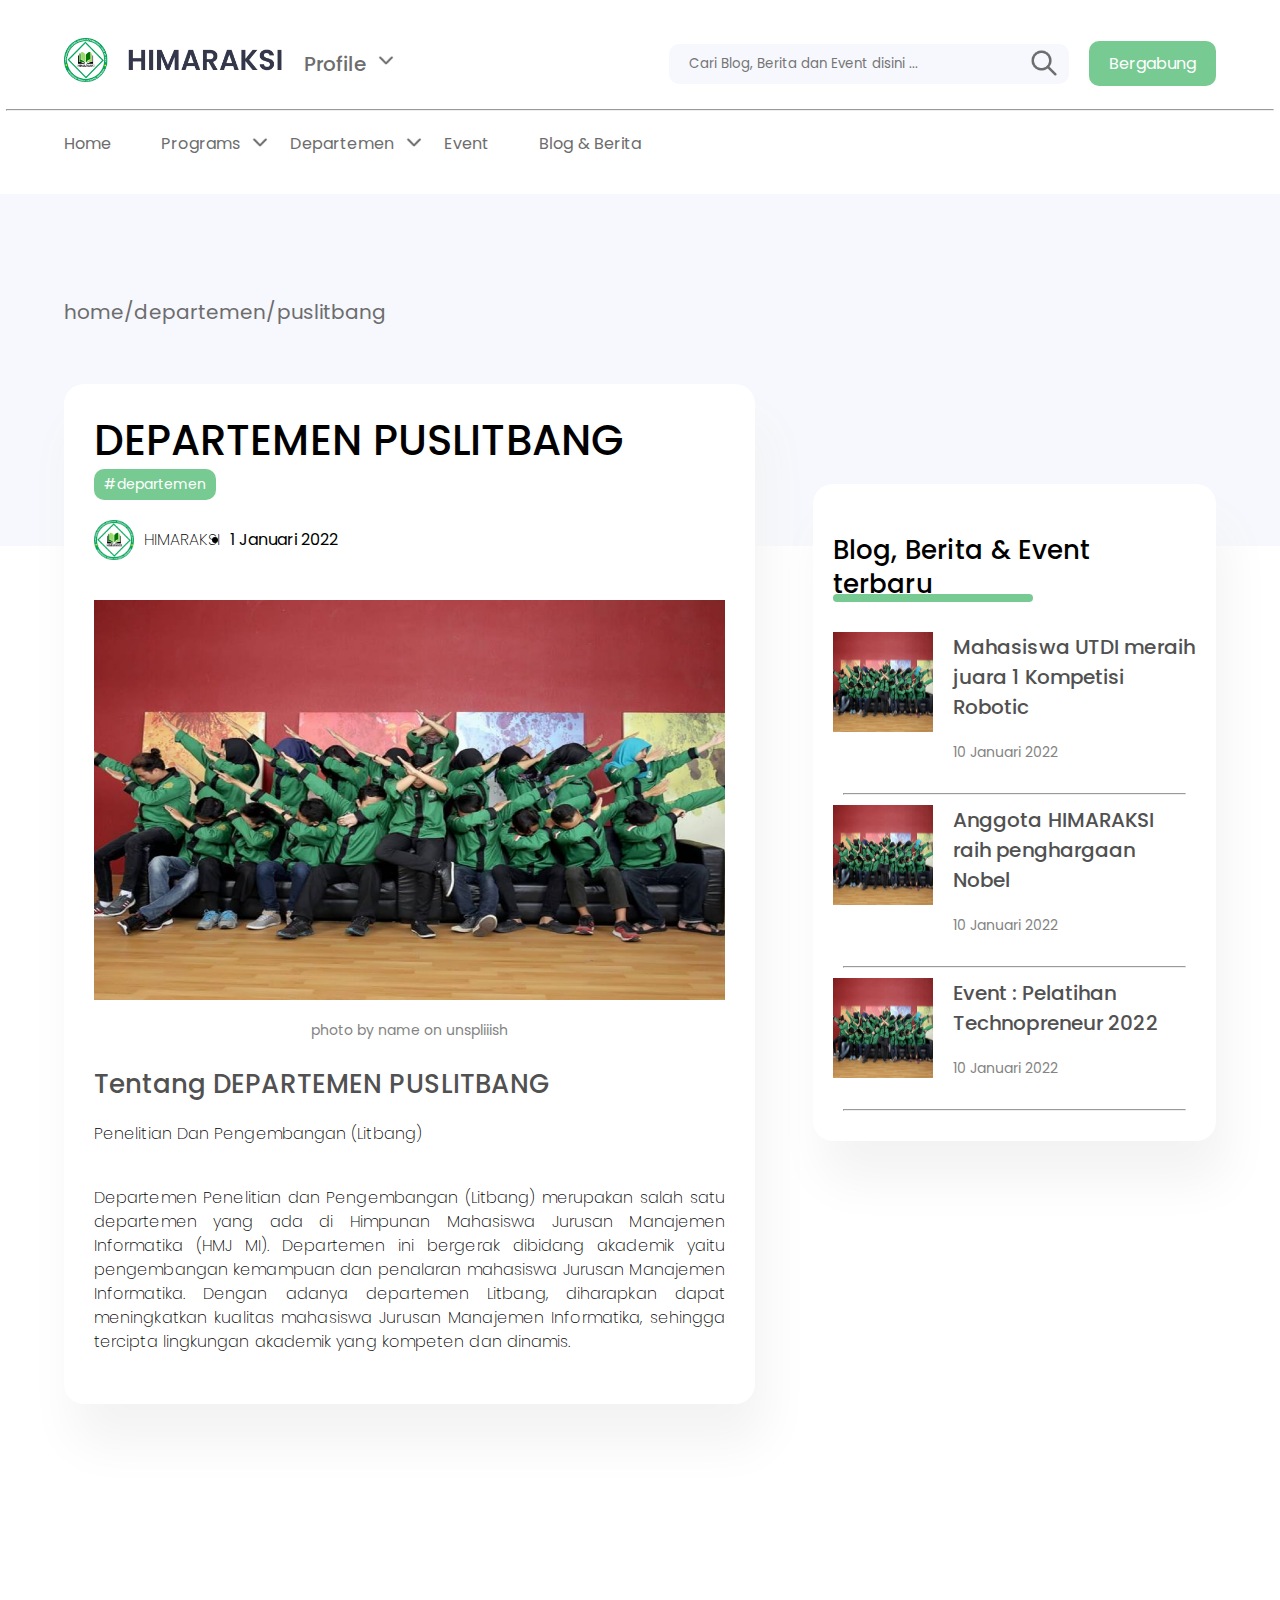
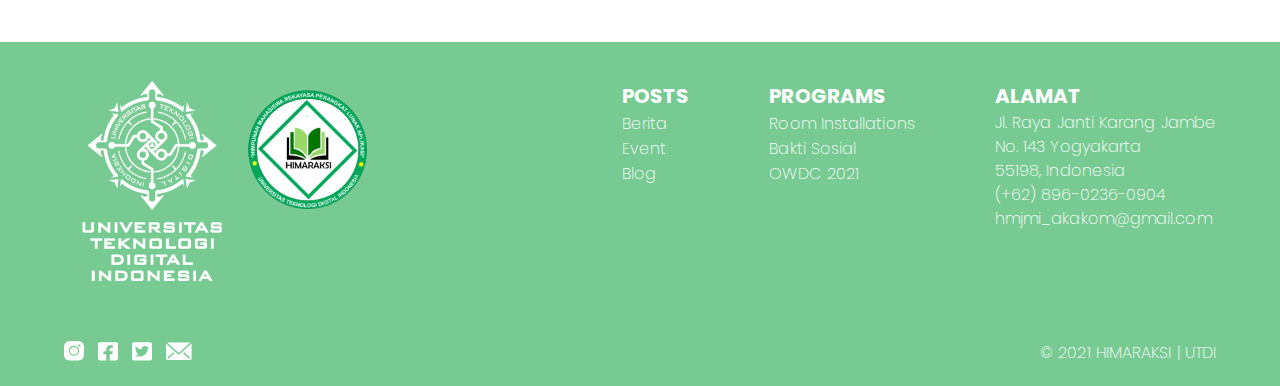
<file: detail_departement.html>
<!DOCTYPE html>
<html lang="en">
  <head>
    <meta charset="UTF-8" />
    <meta http-equiv="X-UA-Compatible" content="IE=edge" />
    <meta name="viewport" content="width=device-width, initial-scale=1.0" />
    <title>Detail | HIMARAKSI</title>
    <link rel="stylesheet" href="assets/css/layout.css" />
    <link rel="stylesheet" href="assets/css/detail.css" />
  </head>
  <body>
    <!-- navbar -->
    <nav class="container">
      <div class="row">
        <div class="col">
          <a href="index.html" class="logo">
            <img src="assets/img/logo.png" alt="Logo" />
          </a>
          <div class="profileNav">
            <a href="#" class="openProfile" id="openProfile">Profile <i class="icon_panahBawah"></i></a>
            <ul class="menuToggle hide" id="menuProfile">
              <li><a href="about.html">Logo & Tentang HIMARAKSI</a></li>
              <li><a href="visiMisi.html">Visi & Misi</a></li>
              <li><a href="struktur.html">Struktur Organisasi</a></li>
            </ul>
          </div>
        </div>
        <div class="col">
          <form action="" class="search">
            <input type="text" placeholder="Cari Blog, Berita dan Event disini ..." />
            <button type="submit">
              <i class="icon_search"></i>
            </button>
          </form>
          <a href="https://forms.gle/RG3iPN6xPWeAk6Du5" class="btn_primary">Bergabung</a>
        </div>
      </div>
      <hr />
      <div class="row">
        <ul class="navMenu">
          <li>
            <a href="index.html">Home</a>
          </li>
          <li>
            <a href="#" class="openProgram">Programs <i class="icon_panahBawah"></i></a>
            <ul class="menuToggle hide" id="menuProgram">
              <li><a href="detail_programs.html">Room Installations</a></li>
              <li><a href="detail_programs.html">Bakti Sosial</a></li>
              <li><a href="detail_programs.html">OWDC 2021</a></li>
            </ul>
          </li>
          <li>
            <a href="#" class="openDepartemen">Departemen <i class="icon_panahBawah"></i></a>
            <ul class="menuToggle hide" id="menuDepartemen">
              <li><a href="detail_departement.html">DEP. PUSLITBANG</a></li>
              <li><a href="detail_departement.html">DEP. KEANGGOTAAN</a></li>
              <li><a href="detail_departement.html">DEP. HUMAS</a></li>
            </ul>
          </li>
          <li><a href="event.html">Event</a></li>
          <li><a href="blog.html">Blog & Berita</a></li>
        </ul>
      </div>
    </nav>
    <div class="nav-mobile">
      <div class="menu-toggle">
        <input type="checkbox" />
        <span></span>
        <span></span>
        <span></span>
      </div>
      <a href="index.html" class="heading8">HIMARAKSI</a>
      <div class="logo">
        <img src="assets/img/logo3.png" alt="">
      </div>
    </div>
    <ul class="menu-mobile">
      <hr>
      <li><a href="index.html">Home</a></li>
      <li>
        <a href="#" class="action" id="mToggleProfile">Profile <i class="icon_panahBawah"></i> </a>
        <ul class="mMobile hidden" id="mMenuProfile">
          <li><a href="about.html">Logo & Tentang HIMARAKSI</a></li>
          <li><a href="visiMisi.html">Visi & Misi</a></li>
          <li><a href="struktur.html">Struktur Organisasi</a></li>
        </ul>
      </li>
      <li>
        <a href="#" class="action" id="mToggleProgram">Program <i class="icon_panahBawah"></i> </a>
        <ul class="mMobile hidden" id="mMenuProgram">
          <li><a href="detail_programs.html">Room Installations</a></li>
          <li><a href="detail_programs.html">Bakti Sosial</a></li>
          <li><a href="detail_programs.html">OWDC 2021</a></li>
        </ul>
      </li>
      <li>
        <a href="#" class="action" id="mToggleDepartemen">Departemen <i class="icon_panahBawah"></i> </a>
        <ul class="mMobile hidden" id="mMenuDepartemen">
          <li><a href="detail_departement.html">DEP. PUSLITBANG</a></li>
          <li><a href="detail_departement.html">DEP. KEANGGOTAAN</a></li>
          <li><a href="detail_departement.html">DEP. HUMAS</a></li>
        </ul>
      </li>
      <li><a href="event.html">Event</a></li>
      <li><a href="blog.html">Blog & Berita</a></li>
      <hr class="hr2">
      <a href="https://forms.gle/RG3iPN6xPWeAk6Du5" class="btn_primary">Bergabung</a>
    </ul>

    <!-- Header -->
    <section class="container header" id="header">
      <div class="heading7">home/departemen/puslitbang</div>
    </section>

    <!-- blog dan berita -->
    <section class="container detail" id="detail">
      <div class="side_content">
        <div class="heading2">DEPARTEMEN PUSLITBANG</div>
        <div class="tag">#departemen</div>
        <div class="info">
          <img src="assets/img/logo3.png" alt="" />
          <div class="heading8">HIMARAKSI</div>
          <li>1 Januari 2022</li>
        </div>
        <div class="content">
          <img src="assets/img/img1.png" alt="" />
          <div class="caption">photo by name on unspliiish</div>
          <br>
          <div class="heading5 color4">Tentang DEPARTEMEN PUSLITBANG</div>
          <div class="heading8 text-blog">Penelitian Dan Pengembangan (Litbang)</div>
          <div class="heading8 text-blog">
            Departemen Penelitian dan Pengembangan (Litbang) merupakan salah satu departemen yang ada di Himpunan Mahasiswa Jurusan Manajemen Informatika (HMJ MI). Departemen ini bergerak dibidang akademik yaitu pengembangan kemampuan dan
            penalaran mahasiswa Jurusan Manajemen Informatika. Dengan adanya departemen Litbang, diharapkan dapat meningkatkan kualitas mahasiswa Jurusan Manajemen Informatika, sehingga tercipta lingkungan akademik yang kompeten dan
            dinamis.
          </div>
        </div>
      </div>
      <div class="sidebar">
        <div class="headContainer">
          <div class="heading2">Blog, Berita & Event terbaru</div>
          <div class="variasi"></div>
        </div>
        <div class="boxContainer">
          <a href="detail_prestasi.html" class="box">
            <img src="assets/img/img1.png" alt="" />
            <div class="content">
              <div class="title">Mahasiswa UTDI meraih juara 1 Kompetisi Robotic</div>
              <div class="caption">10 Januari 2022</div>
            </div>
          </a>
          <hr />
          <a href="detail_prestasi.html" class="box">
            <img src="assets/img/img1.png" alt="" />
            <div class="content">
              <div class="title">Anggota HIMARAKSI raih  penghargaan Nobel</div>
              <div class="caption">10 Januari 2022</div>
            </div>
          </a>
          <hr />
          <a href="detail_event.html" class="box">
            <img src="assets/img/img1.png" alt="" />
            <div class="content">
              <div class="title">Event : Pelatihan Technopreneur 2022</div>
              <div class="caption">10 Januari 2022</div>
            </div>
          </a>
          <hr />
        </div>
      </div>
    </section>

     <!-- footer -->
     <footer class="container">
      <div class="row">
        <img class="logoFooter" src="assets/img/logoFooter.png" alt="" />
        <div class="navFooter">
          <div class="col">
            <div class="heading7M">POSTS</div>
            <ul>
              <li><a class="heading8" href="blog.html">Berita</a></li>
              <li><a class="heading8" href="event.html">Event</a></li>
              <li><a class="heading8" href="blog.html">Blog</a></li>
            </ul>
          </div>
          <div class="col">
            <div class="heading7M">PROGRAMS</div>
            <ul>
              <li><a class="heading8" href="detail_programs.html">Room Installations</a></li>
              <li><a class="heading8" href="detail_programs.html">Bakti Sosial</a></li>
              <li><a class="heading8" href="detail_programs.html">OWDC 2021</a></li>
            </ul>
          </div>
          <div class="col">
            <div class="heading7M">ALAMAT</div>
            <div class="heading8">
              Jl. Raya Janti Karang Jambe <br />
              No. 143 Yogyakarta <br />
              55198, Indonesia <br />
              (+62) 896-0236-0904 <br />
              hmjmi_akakom@gmail.com <br />
            </div>
          </div>
        </div>
      </div>
      <div class="copyright">
        <div class="icon">
          <a href="#">
            <img src="assets/img/ig.svg" alt="" />
          </a>
          <a href="#">
            <img src="assets/img/fb.svg" alt="" />
          </a>
          <a href="#">
            <img src="assets/img/twitter.svg" alt="" />
          </a>
          <a href="#">
            <img src="assets/img/email.svg" alt="" />
          </a>
        </div>
        <div class="heading8">© 2021 HIMARAKSI | UTDI</div>
      </div>
    </footer>

    <script src="assets/js/script.js"></script>
  </body>
</html>
</file>
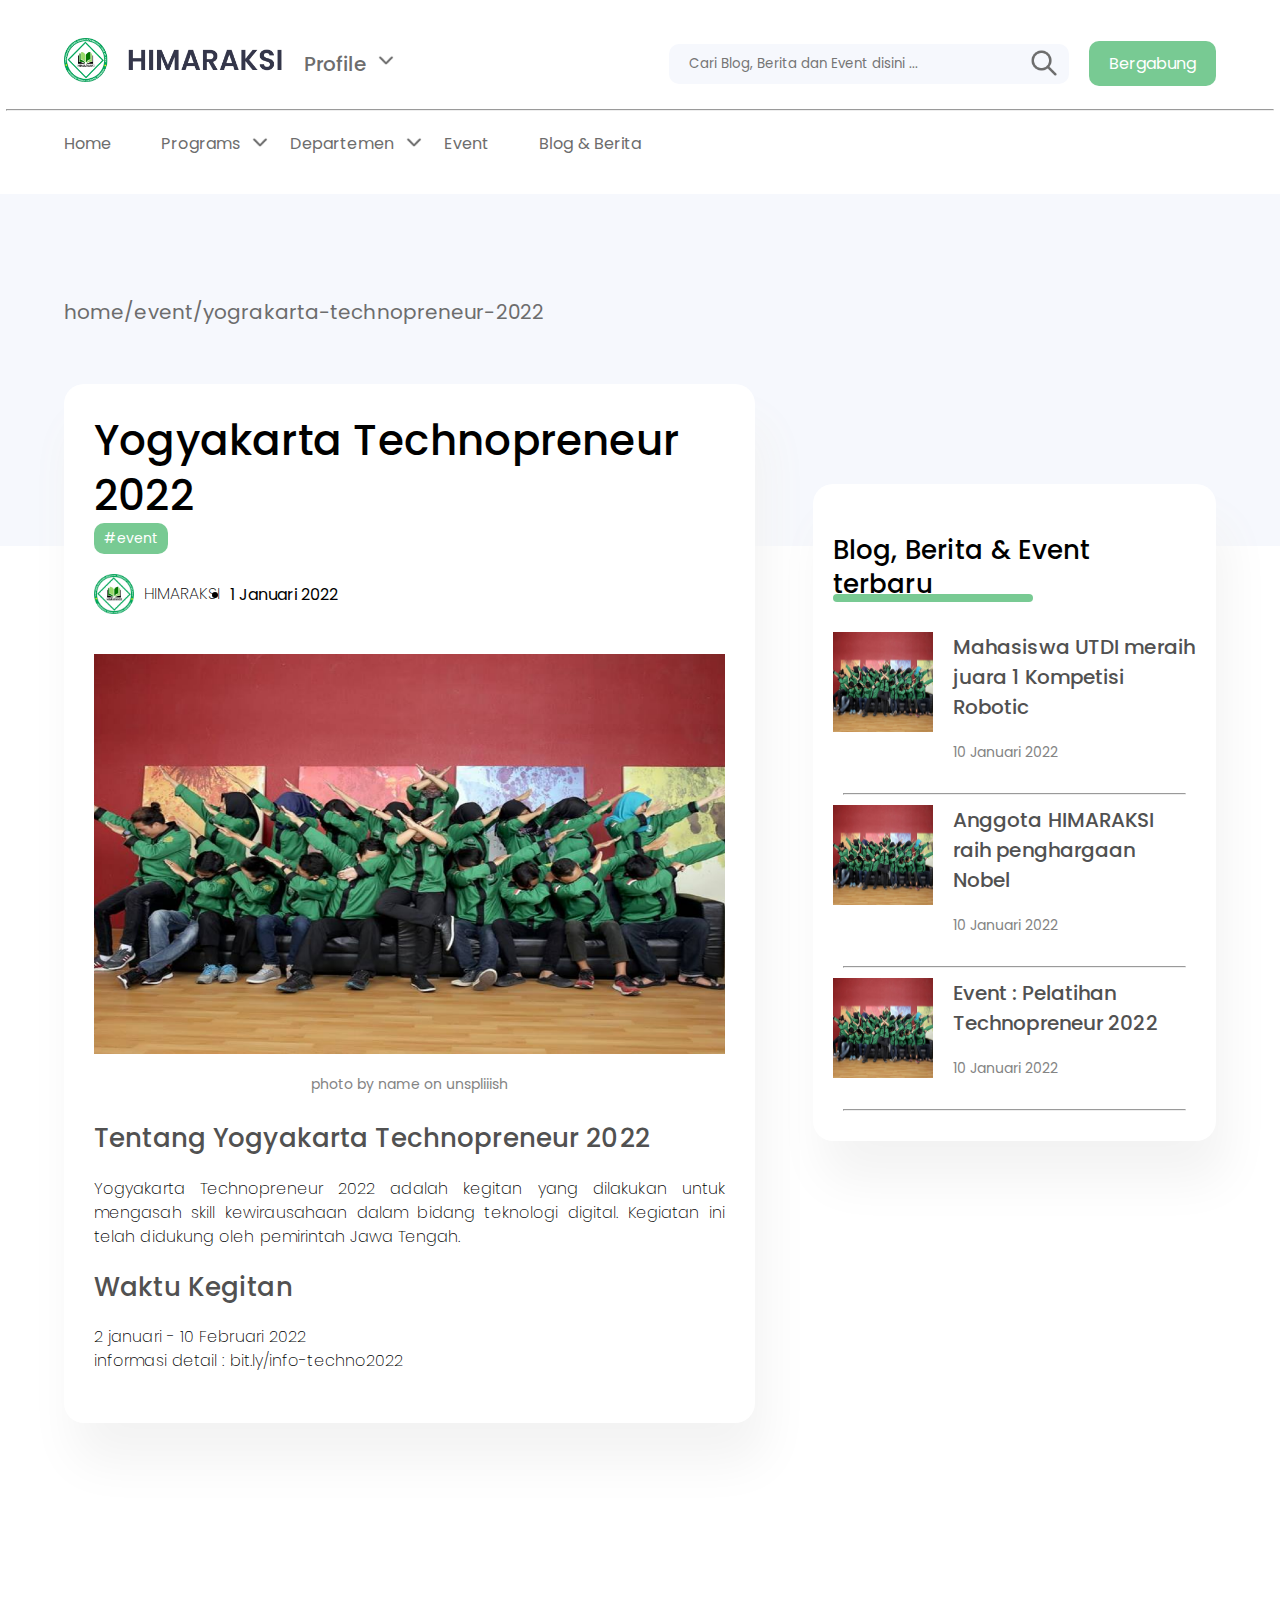
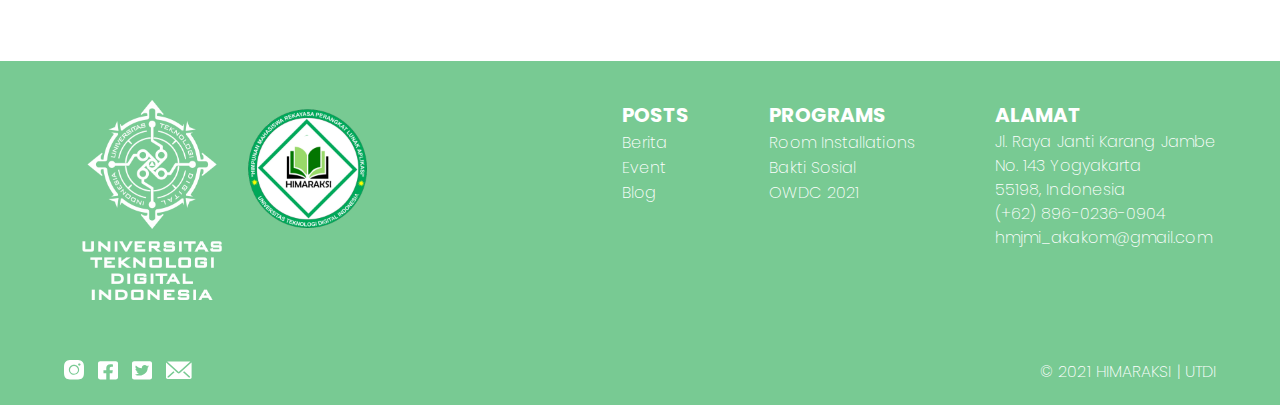
<file: detail_event.html>
<!DOCTYPE html>
<html lang="en">
  <head>
    <meta charset="UTF-8" />
    <meta http-equiv="X-UA-Compatible" content="IE=edge" />
    <meta name="viewport" content="width=device-width, initial-scale=1.0" />
    <title>Detail | HIMARAKSI</title>
    <link rel="stylesheet" href="assets/css/layout.css" />
    <link rel="stylesheet" href="assets/css/detail.css" />
  </head>
  <body>
   <!-- navbar -->
   <nav class="container">
    <div class="row">
      <div class="col">
        <a href="index.html" class="logo">
          <img src="assets/img/logo.png" alt="Logo" />
        </a>
        <div class="profileNav">
          <a href="#" class="openProfile" id="openProfile">Profile <i class="icon_panahBawah"></i></a>
          <ul class="menuToggle hide" id="menuProfile">
            <li><a href="about.html">Logo & Tentang HIMARAKSI</a></li>
            <li><a href="visiMisi.html">Visi & Misi</a></li>
            <li><a href="struktur.html">Struktur Organisasi</a></li>
          </ul>
        </div>
      </div>
      <div class="col">
        <form action="" class="search">
          <input type="text" placeholder="Cari Blog, Berita dan Event disini ..." />
          <button type="submit">
            <i class="icon_search"></i>
          </button>
        </form>
        <a href="https://forms.gle/RG3iPN6xPWeAk6Du5" class="btn_primary">Bergabung</a>
      </div>
    </div>
    <hr />
    <div class="row">
      <ul class="navMenu">
        <li>
          <a href="index.html">Home</a>
        </li>
        <li>
          <a href="#" class="openProgram">Programs <i class="icon_panahBawah"></i></a>
          <ul class="menuToggle hide" id="menuProgram">
            <li><a href="detail_programs.html">Room Installations</a></li>
            <li><a href="detail_programs.html">Bakti Sosial</a></li>
            <li><a href="detail_programs.html">OWDC 2021</a></li>
          </ul>
        </li>
        <li>
          <a href="#" class="openDepartemen">Departemen <i class="icon_panahBawah"></i></a>
          <ul class="menuToggle hide" id="menuDepartemen">
            <li><a href="detail_departement.html">DEP. PUSLITBANG</a></li>
            <li><a href="detail_departement.html">DEP. KEANGGOTAAN</a></li>
            <li><a href="detail_departement.html">DEP. HUMAS</a></li>
          </ul>
        </li>
        <li><a href="event.html">Event</a></li>
        <li><a href="blog.html">Blog & Berita</a></li>
      </ul>
    </div>
  </nav>
  <div class="nav-mobile">
    <div class="menu-toggle">
      <input type="checkbox" />
      <span></span>
      <span></span>
      <span></span>
    </div>
    <a href="index.html" class="heading8">HIMARAKSI</a>
    <div class="logo">
      <img src="assets/img/logo3.png" alt="">
    </div>
  </div>
  <ul class="menu-mobile">
    <hr>
    <li><a href="index.html">Home</a></li>
    <li>
      <a href="#" class="action" id="mToggleProfile">Profile <i class="icon_panahBawah"></i> </a>
      <ul class="mMobile hidden" id="mMenuProfile">
        <li><a href="about.html">Logo & Tentang HIMARAKSI</a></li>
        <li><a href="visiMisi.html">Visi & Misi</a></li>
        <li><a href="struktur.html">Struktur Organisasi</a></li>
      </ul>
    </li>
    <li>
      <a href="#" class="action" id="mToggleProgram">Program <i class="icon_panahBawah"></i> </a>
      <ul class="mMobile hidden" id="mMenuProgram">
        <li><a href="detail_programs.html">Room Installations</a></li>
        <li><a href="detail_programs.html">Bakti Sosial</a></li>
        <li><a href="detail_programs.html">OWDC 2021</a></li>
      </ul>
    </li>
    <li>
      <a href="#" class="action" id="mToggleDepartemen">Departemen <i class="icon_panahBawah"></i> </a>
      <ul class="mMobile hidden" id="mMenuDepartemen">
        <li><a href="detail_departement.html">DEP. PUSLITBANG</a></li>
        <li><a href="detail_departement.html">DEP. KEANGGOTAAN</a></li>
        <li><a href="detail_departement.html">DEP. HUMAS</a></li>
      </ul>
    </li>
    <li><a href="event.html">Event</a></li>
    <li><a href="blog.html">Blog & Berita</a></li>
    <hr class="hr2">
    <a href="https://forms.gle/RG3iPN6xPWeAk6Du5" class="btn_primary">Bergabung</a>
  </ul>

    <!-- Header -->
    <section class="container header" id="header">
      <div class="heading7">home/event/yograkarta-technopreneur-2022</div>
    </section>

    <!-- blog dan berita -->
    <section class="container detail" id="detail">
      <div class="side_content">
        <div class="heading2">Yogyakarta Technopreneur 2022</div>
        <div class="tag">#event</div>
        <div class="info">
          <img src="assets/img/logo3.png" alt="" />
          <div class="heading8">HIMARAKSI</div>
          <li>1 Januari 2022</li>
        </div>
        <div class="content">
          <img src="assets/img/img1.png" alt="" />
          <div class="caption">photo by name on unspliiish</div>
          <br />
          <div class="heading5 color4">Tentang Yogyakarta Technopreneur 2022</div>
          <div class="heading8 text-blog">Yogyakarta Technopreneur 2022 adalah kegitan yang dilakukan untuk mengasah skill kewirausahaan dalam bidang teknologi digital. Kegiatan ini telah didukung oleh pemirintah Jawa Tengah.</div>
          <div class="heading5 color4">Waktu Kegitan</div>
          <div class="heading8 text-blog">
            2 januari - 10 Februari 2022
            <br />
            informasi detail : bit.ly/info-techno2022
          </div>
        </div>
      </div>
      <div class="sidebar">
        <div class="headContainer">
          <div class="heading2">Blog, Berita & Event terbaru</div>
          <div class="variasi"></div>
        </div>
        <div class="boxContainer">
          <a href="detail_prestasi.html" class="box">
            <img src="assets/img/img1.png" alt="" />
            <div class="content">
              <div class="title">Mahasiswa UTDI meraih juara 1 Kompetisi Robotic</div>
              <div class="caption">10 Januari 2022</div>
            </div>
          </a>
          <hr />
          <a href="detail_prestasi.html" class="box">
            <img src="assets/img/img1.png" alt="" />
            <div class="content">
              <div class="title">Anggota HIMARAKSI raih  penghargaan Nobel</div>
              <div class="caption">10 Januari 2022</div>
            </div>
          </a>
          <hr />
          <a href="detail_event.html" class="box">
            <img src="assets/img/img1.png" alt="" />
            <div class="content">
              <div class="title">Event : Pelatihan Technopreneur 2022</div>
              <div class="caption">10 Januari 2022</div>
            </div>
          </a>
          <hr />
        </div>
      </div>
    </section>

    <!-- footer -->
    <footer class="container">
      <div class="row">
        <img class="logoFooter" src="assets/img/logoFooter.png" alt="" />
        <div class="navFooter">
          <div class="col">
            <div class="heading7M">POSTS</div>
            <ul>
              <li><a class="heading8" href="blog.html">Berita</a></li>
              <li><a class="heading8" href="event.html">Event</a></li>
              <li><a class="heading8" href="blog.html">Blog</a></li>
            </ul>
          </div>
          <div class="col">
            <div class="heading7M">PROGRAMS</div>
            <ul>
              <li><a class="heading8" href="detail_programs.html">Room Installations</a></li>
              <li><a class="heading8" href="detail_programs.html">Bakti Sosial</a></li>
              <li><a class="heading8" href="detail_programs.html">OWDC 2021</a></li>
            </ul>
          </div>
          <div class="col">
            <div class="heading7M">ALAMAT</div>
            <div class="heading8">
              Jl. Raya Janti Karang Jambe <br />
              No. 143 Yogyakarta <br />
              55198, Indonesia <br />
              (+62) 896-0236-0904 <br />
              hmjmi_akakom@gmail.com <br />
            </div>
          </div>
        </div>
      </div>
      <div class="copyright">
        <div class="icon">
          <a href="#">
            <img src="assets/img/ig.svg" alt="" />
          </a>
          <a href="#">
            <img src="assets/img/fb.svg" alt="" />
          </a>
          <a href="#">
            <img src="assets/img/twitter.svg" alt="" />
          </a>
          <a href="#">
            <img src="assets/img/email.svg" alt="" />
          </a>
        </div>
        <div class="heading8">© 2021 HIMARAKSI | UTDI</div>
      </div>
    </footer>

    <script src="assets/js/script.js"></script>
  </body>
</html>
</file>
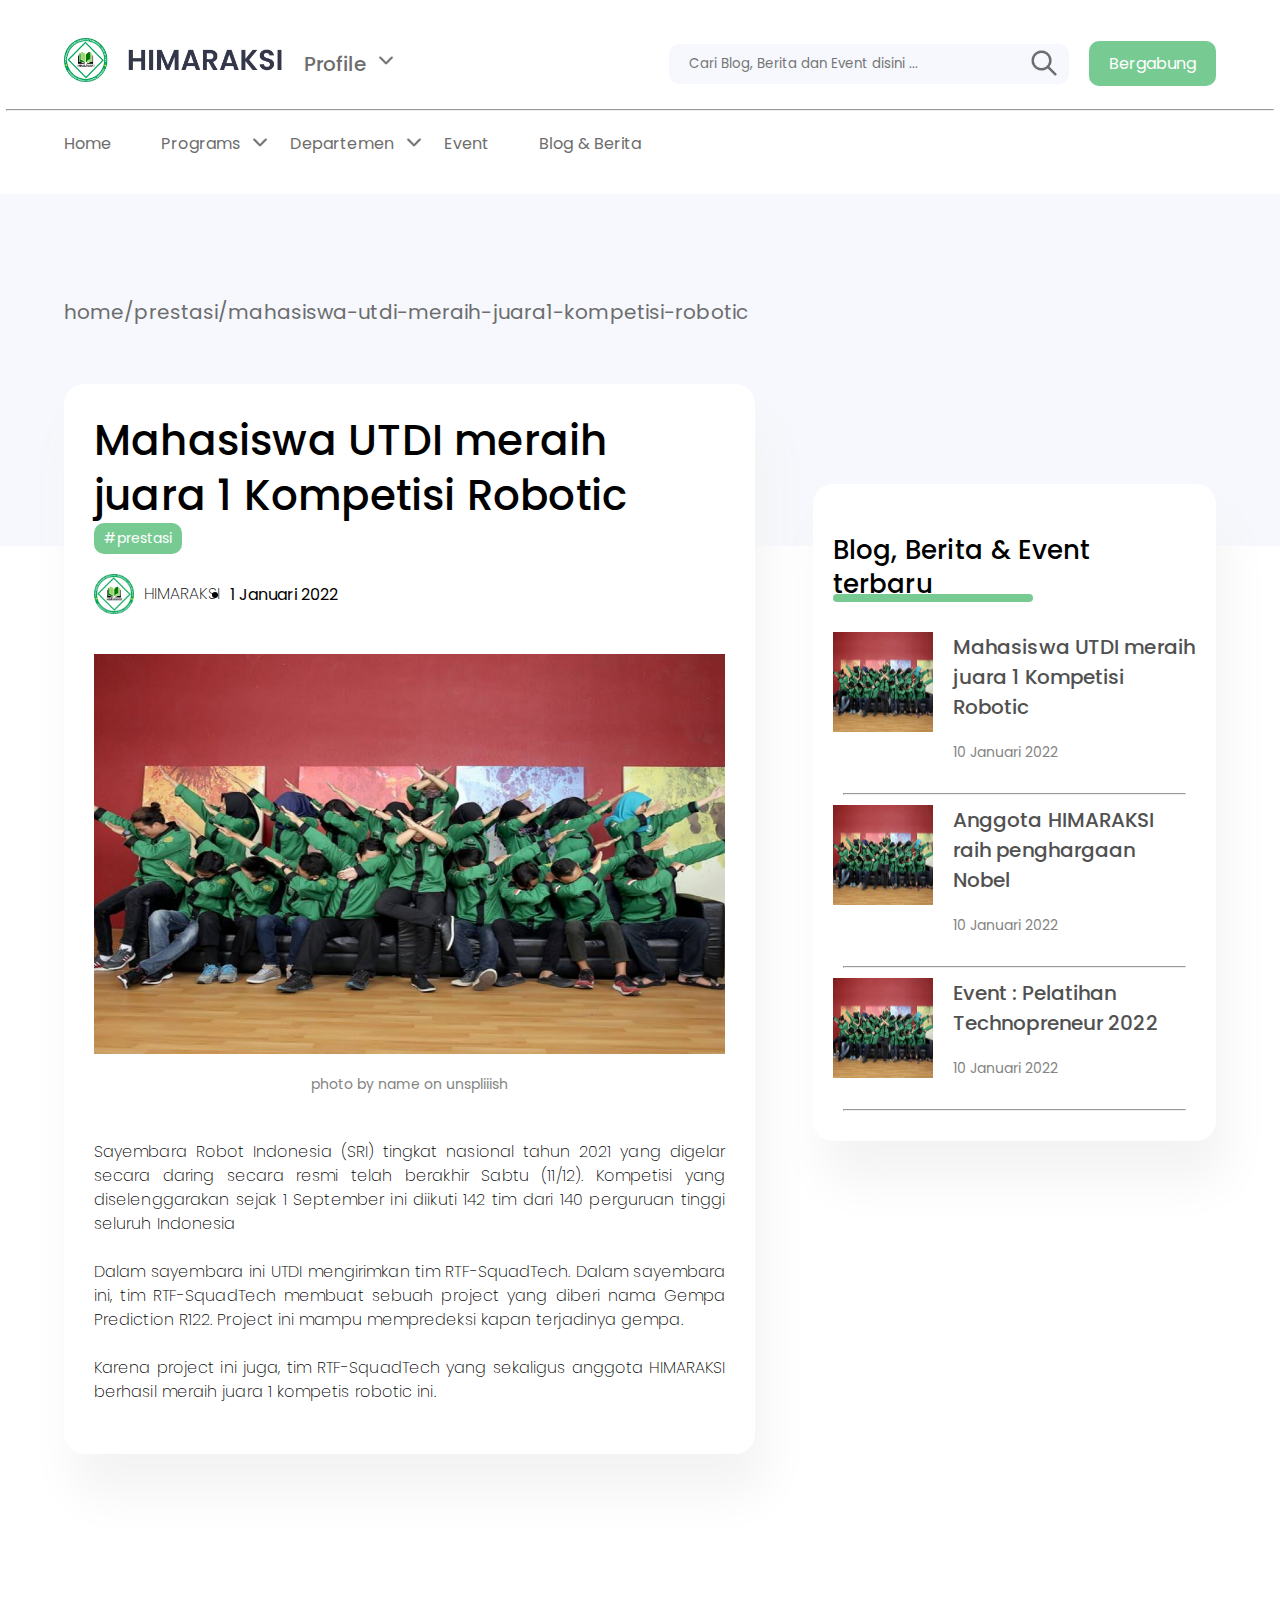
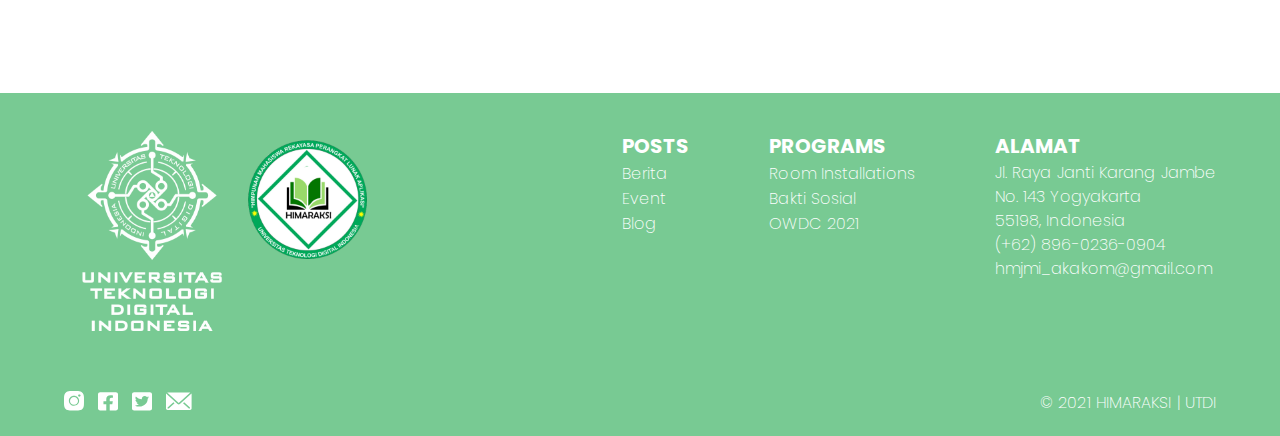
<file: detail_prestasi.html>
<!DOCTYPE html>
<html lang="en">
  <head>
    <meta charset="UTF-8" />
    <meta http-equiv="X-UA-Compatible" content="IE=edge" />
    <meta name="viewport" content="width=device-width, initial-scale=1.0" />
    <title>Detail | HIMARAKSI</title>
    <link rel="stylesheet" href="assets/css/layout.css" />
    <link rel="stylesheet" href="assets/css/detail.css" />
  </head>
  <body>
    <!-- navbar -->
    <nav class="container">
      <div class="row">
        <div class="col">
          <a href="index.html" class="logo">
            <img src="assets/img/logo.png" alt="Logo" />
          </a>
          <div class="profileNav">
            <a href="#" class="openProfile" id="openProfile">Profile <i class="icon_panahBawah"></i></a>
            <ul class="menuToggle hide" id="menuProfile">
              <li><a href="about.html">Logo & Tentang HIMARAKSI</a></li>
              <li><a href="visiMisi.html">Visi & Misi</a></li>
              <li><a href="struktur.html">Struktur Organisasi</a></li>
            </ul>
          </div>
        </div>
        <div class="col">
          <form action="" class="search">
            <input type="text" placeholder="Cari Blog, Berita dan Event disini ..." />
            <button type="submit">
              <i class="icon_search"></i>
            </button>
          </form>
          <a href="https://forms.gle/RG3iPN6xPWeAk6Du5" class="btn_primary">Bergabung</a>
        </div>
      </div>
      <hr />
      <div class="row">
        <ul class="navMenu">
          <li>
            <a href="index.html">Home</a>
          </li>
          <li>
            <a href="#" class="openProgram">Programs <i class="icon_panahBawah"></i></a>
            <ul class="menuToggle hide" id="menuProgram">
              <li><a href="detail_programs.html">Room Installations</a></li>
              <li><a href="detail_programs.html">Bakti Sosial</a></li>
              <li><a href="detail_programs.html">OWDC 2021</a></li>
            </ul>
          </li>
          <li>
            <a href="#" class="openDepartemen">Departemen <i class="icon_panahBawah"></i></a>
            <ul class="menuToggle hide" id="menuDepartemen">
              <li><a href="detail_departement.html">DEP. PUSLITBANG</a></li>
              <li><a href="detail_departement.html">DEP. KEANGGOTAAN</a></li>
              <li><a href="detail_departement.html">DEP. HUMAS</a></li>
            </ul>
          </li>
          <li><a href="event.html">Event</a></li>
          <li><a href="blog.html">Blog & Berita</a></li>
        </ul>
      </div>
    </nav>
    <div class="nav-mobile">
      <div class="menu-toggle">
        <input type="checkbox" />
        <span></span>
        <span></span>
        <span></span>
      </div>
      <a href="index.html" class="heading8">HIMARAKSI</a>
      <div class="logo">
        <img src="assets/img/logo3.png" alt="">
      </div>
    </div>
    <ul class="menu-mobile">
      <hr>
      <li><a href="index.html">Home</a></li>
      <li>
        <a href="#" class="action" id="mToggleProfile">Profile <i class="icon_panahBawah"></i> </a>
        <ul class="mMobile hidden" id="mMenuProfile">
          <li><a href="about.html">Logo & Tentang HIMARAKSI</a></li>
          <li><a href="visiMisi.html">Visi & Misi</a></li>
          <li><a href="struktur.html">Struktur Organisasi</a></li>
        </ul>
      </li>
      <li>
        <a href="#" class="action" id="mToggleProgram">Program <i class="icon_panahBawah"></i> </a>
        <ul class="mMobile hidden" id="mMenuProgram">
          <li><a href="detail_programs.html">Room Installations</a></li>
          <li><a href="detail_programs.html">Bakti Sosial</a></li>
          <li><a href="detail_programs.html">OWDC 2021</a></li>
        </ul>
      </li>
      <li>
        <a href="#" class="action" id="mToggleDepartemen">Departemen <i class="icon_panahBawah"></i> </a>
        <ul class="mMobile hidden" id="mMenuDepartemen">
          <li><a href="detail_departement.html">DEP. PUSLITBANG</a></li>
          <li><a href="detail_departement.html">DEP. KEANGGOTAAN</a></li>
          <li><a href="detail_departement.html">DEP. HUMAS</a></li>
        </ul>
      </li>
      <li><a href="event.html">Event</a></li>
      <li><a href="blog.html">Blog & Berita</a></li>
      <hr class="hr2">
      <a href="https://forms.gle/RG3iPN6xPWeAk6Du5" class="btn_primary">Bergabung</a>
    </ul>

    <!-- Header -->
    <section class="container header" id="header">
      <div class="heading7">home/prestasi/mahasiswa-utdi-meraih-juara1-kompetisi-robotic</div>
    </section>

    <!-- blog dan berita -->
    <section class="container detail" id="detail">
      <div class="side_content">
        <div class="heading2">Mahasiswa UTDI meraih juara 1 Kompetisi Robotic</div>
        <div class="tag">#prestasi</div>
        <div class="info">
          <img src="assets/img/logo3.png" alt="" />
          <div class="heading8">HIMARAKSI</div>
          <li>1 Januari 2022</li>
        </div>
        <div class="content">
          <img src="assets/img/img1.png" alt="" />
          <div class="caption">photo by name on unspliiish</div>
          <br />
          <div class="heading8 text-blog">
            Sayembara Robot Indonesia (SRI) tingkat nasional tahun 2021 yang digelar secara daring secara resmi telah berakhir Sabtu (11/12). Kompetisi yang diselenggarakan sejak 1 September ini diikuti 142 tim dari 140 perguruan tinggi
            seluruh Indonesia
            <br />
            <br />
            Dalam sayembara ini UTDI mengirimkan tim RTF-SquadTech. Dalam sayembara ini, tim RTF-SquadTech membuat sebuah project yang diberi nama Gempa Prediction R122. Project ini mampu mempredeksi kapan terjadinya gempa.
            <br />
            <br />
            Karena project ini juga, tim RTF-SquadTech yang sekaligus anggota HIMARAKSI berhasil meraih juara 1 kompetis robotic ini.
          </div>
        </div>
      </div>
      <div class="sidebar">
        <div class="headContainer">
          <div class="heading2">Blog, Berita & Event terbaru</div>
          <div class="variasi"></div>
        </div>
        <div class="boxContainer">
          <a href="detail_prestasi.html" class="box">
            <img src="assets/img/img1.png" alt="" />
            <div class="content">
              <div class="title">Mahasiswa UTDI meraih juara 1 Kompetisi Robotic</div>
              <div class="caption">10 Januari 2022</div>
            </div>
          </a>
          <hr />
          <a href="detail_prestasi.html" class="box">
            <img src="assets/img/img1.png" alt="" />
            <div class="content">
              <div class="title">Anggota HIMARAKSI raih  penghargaan Nobel</div>
              <div class="caption">10 Januari 2022</div>
            </div>
          </a>
          <hr />
          <a href="detail_event.html" class="box">
            <img src="assets/img/img1.png" alt="" />
            <div class="content">
              <div class="title">Event : Pelatihan Technopreneur 2022</div>
              <div class="caption">10 Januari 2022</div>
            </div>
          </a>
          <hr />
        </div>
      </div>
    </section>

    <!-- footer -->
    <footer class="container">
      <div class="row">
        <img class="logoFooter" src="assets/img/logoFooter.png" alt="" />
        <div class="navFooter">
          <div class="col">
            <div class="heading7M">POSTS</div>
            <ul>
              <li><a class="heading8" href="blog.html">Berita</a></li>
              <li><a class="heading8" href="event.html">Event</a></li>
              <li><a class="heading8" href="blog.html">Blog</a></li>
            </ul>
          </div>
          <div class="col">
            <div class="heading7M">PROGRAMS</div>
            <ul>
              <li><a class="heading8" href="detail_programs.html">Room Installations</a></li>
              <li><a class="heading8" href="detail_programs.html">Bakti Sosial</a></li>
              <li><a class="heading8" href="detail_programs.html">OWDC 2021</a></li>
            </ul>
          </div>
          <div class="col">
            <div class="heading7M">ALAMAT</div>
            <div class="heading8">
              Jl. Raya Janti Karang Jambe <br />
              No. 143 Yogyakarta <br />
              55198, Indonesia <br />
              (+62) 896-0236-0904 <br />
              hmjmi_akakom@gmail.com <br />
            </div>
          </div>
        </div>
      </div>
      <div class="copyright">
        <div class="icon">
          <a href="#">
            <img src="assets/img/ig.svg" alt="" />
          </a>
          <a href="#">
            <img src="assets/img/fb.svg" alt="" />
          </a>
          <a href="#">
            <img src="assets/img/twitter.svg" alt="" />
          </a>
          <a href="#">
            <img src="assets/img/email.svg" alt="" />
          </a>
        </div>
        <div class="heading8">© 2021 HIMARAKSI | UTDI</div>
      </div>
    </footer>

    <script src="assets/js/script.js"></script>
  </body>
</html>
</file>
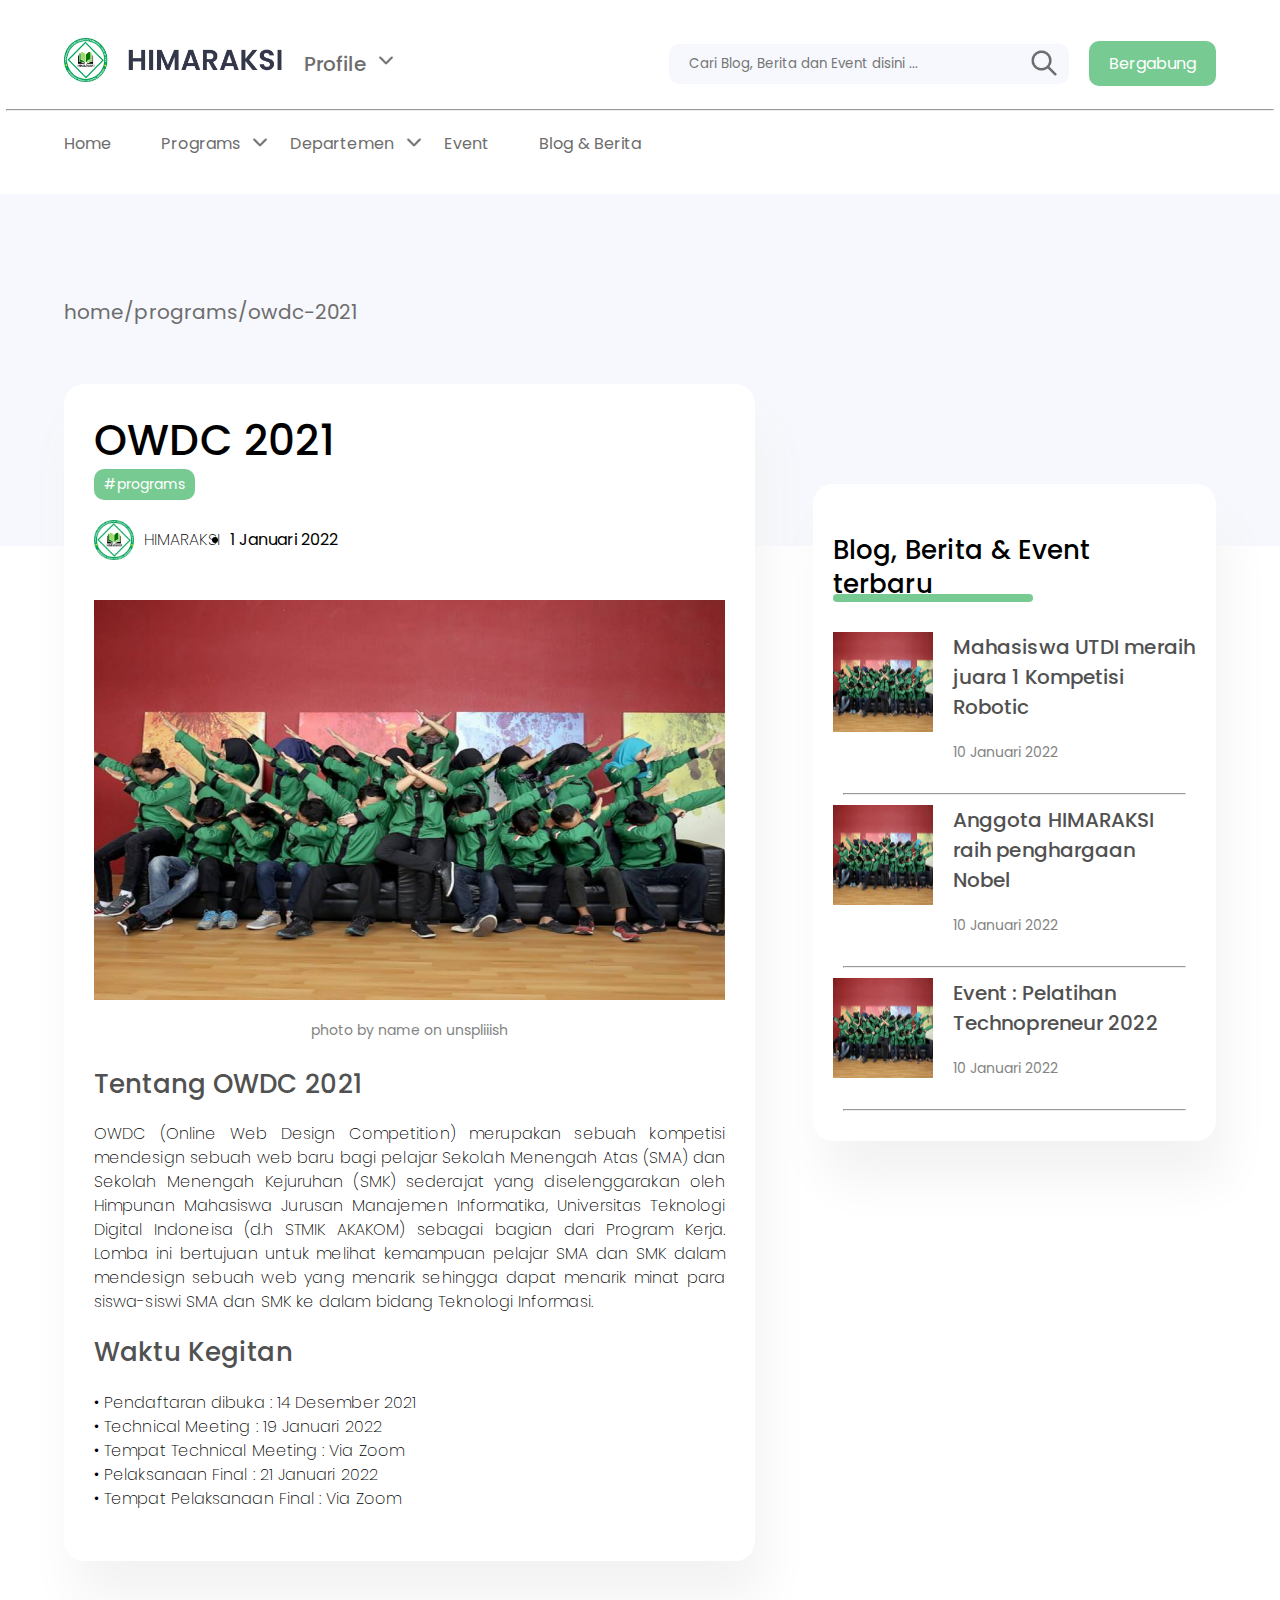
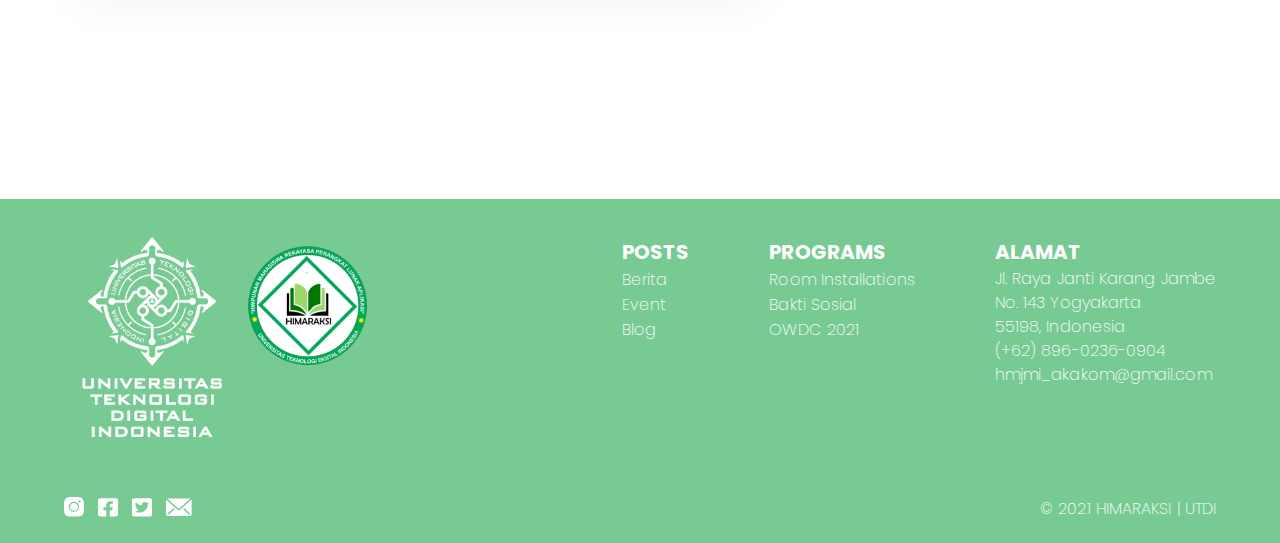
<file: detail_programs.html>
<!DOCTYPE html>
<html lang="en">
  <head>
    <meta charset="UTF-8" />
    <meta http-equiv="X-UA-Compatible" content="IE=edge" />
    <meta name="viewport" content="width=device-width, initial-scale=1.0" />
    <title>Detail | HIMARAKSI</title>
    <link rel="stylesheet" href="assets/css/layout.css" />
    <link rel="stylesheet" href="assets/css/detail.css" />
  </head>
  <body>
    <!-- navbar -->
    <nav class="container">
      <div class="row">
        <div class="col">
          <a href="index.html" class="logo">
            <img src="assets/img/logo.png" alt="Logo" />
          </a>
          <div class="profileNav">
            <a href="#" class="openProfile" id="openProfile">Profile <i class="icon_panahBawah"></i></a>
            <ul class="menuToggle hide" id="menuProfile">
              <li><a href="about.html">Logo & Tentang HIMARAKSI</a></li>
              <li><a href="visiMisi.html">Visi & Misi</a></li>
              <li><a href="struktur.html">Struktur Organisasi</a></li>
            </ul>
          </div>
        </div>
        <div class="col">
          <form action="" class="search">
            <input type="text" placeholder="Cari Blog, Berita dan Event disini ..." />
            <button type="submit">
              <i class="icon_search"></i>
            </button>
          </form>
          <a href="https://forms.gle/RG3iPN6xPWeAk6Du5" class="btn_primary">Bergabung</a>
        </div>
      </div>
      <hr />
      <div class="row">
        <ul class="navMenu">
          <li>
            <a href="index.html">Home</a>
          </li>
          <li>
            <a href="#" class="openProgram">Programs <i class="icon_panahBawah"></i></a>
            <ul class="menuToggle hide" id="menuProgram">
              <li><a href="detail_programs.html">Room Installations</a></li>
              <li><a href="detail_programs.html">Bakti Sosial</a></li>
              <li><a href="detail_programs.html">OWDC 2021</a></li>
            </ul>
          </li>
          <li>
            <a href="#" class="openDepartemen">Departemen <i class="icon_panahBawah"></i></a>
            <ul class="menuToggle hide" id="menuDepartemen">
              <li><a href="detail_departement.html">DEP. PUSLITBANG</a></li>
              <li><a href="detail_departement.html">DEP. KEANGGOTAAN</a></li>
              <li><a href="detail_departement.html">DEP. HUMAS</a></li>
            </ul>
          </li>
          <li><a href="event.html">Event</a></li>
          <li><a href="blog.html">Blog & Berita</a></li>
        </ul>
      </div>
    </nav>
    <div class="nav-mobile">
      <div class="menu-toggle">
        <input type="checkbox" />
        <span></span>
        <span></span>
        <span></span>
      </div>
      <a href="index.html" class="heading8">HIMARAKSI</a>
      <div class="logo">
        <img src="assets/img/logo3.png" alt="">
      </div>
    </div>
    <ul class="menu-mobile">
      <hr>
      <li><a href="index.html">Home</a></li>
      <li>
        <a href="#" class="action" id="mToggleProfile">Profile <i class="icon_panahBawah"></i> </a>
        <ul class="mMobile hidden" id="mMenuProfile">
          <li><a href="about.html">Logo & Tentang HIMARAKSI</a></li>
          <li><a href="visiMisi.html">Visi & Misi</a></li>
          <li><a href="struktur.html">Struktur Organisasi</a></li>
        </ul>
      </li>
      <li>
        <a href="#" class="action" id="mToggleProgram">Program <i class="icon_panahBawah"></i> </a>
        <ul class="mMobile hidden" id="mMenuProgram">
          <li><a href="detail_programs.html">Room Installations</a></li>
          <li><a href="detail_programs.html">Bakti Sosial</a></li>
          <li><a href="detail_programs.html">OWDC 2021</a></li>
        </ul>
      </li>
      <li>
        <a href="#" class="action" id="mToggleDepartemen">Departemen <i class="icon_panahBawah"></i> </a>
        <ul class="mMobile hidden" id="mMenuDepartemen">
          <li><a href="detail_departement.html">DEP. PUSLITBANG</a></li>
          <li><a href="detail_departement.html">DEP. KEANGGOTAAN</a></li>
          <li><a href="detail_departement.html">DEP. HUMAS</a></li>
        </ul>
      </li>
      <li><a href="event.html">Event</a></li>
      <li><a href="blog.html">Blog & Berita</a></li>
      <hr class="hr2">
      <a href="https://forms.gle/RG3iPN6xPWeAk6Du5" class="btn_primary">Bergabung</a>
    </ul>

    <!-- Header -->
    <section class="container header" id="header">
      <div class="heading7">home/programs/owdc-2021</div>
    </section>

    <!-- blog dan berita -->
    <section class="container detail" id="detail">
      <div class="side_content">
        <div class="heading2">OWDC 2021</div>
        <div class="tag">#programs</div>
        <div class="info">
          <img src="assets/img/logo3.png" alt="" />
          <div class="heading8">HIMARAKSI</div>
          <li>1 Januari 2022</li>
        </div>
        <div class="content">
          <img src="assets/img/img1.png" alt="" />
          <div class="caption">photo by name on unspliiish</div>
          <br />
          <div class="heading5 color4">Tentang OWDC 2021</div>
          <div class="heading8 text-blog">
            OWDC (Online Web Design Competition) merupakan sebuah kompetisi mendesign sebuah web baru bagi pelajar Sekolah Menengah Atas (SMA) dan Sekolah Menengah Kejuruhan (SMK) sederajat yang diselenggarakan oleh Himpunan Mahasiswa
            Jurusan Manajemen Informatika, Universitas Teknologi Digital Indoneisa (d.h STMIK AKAKOM) sebagai bagian dari Program Kerja. Lomba ini bertujuan untuk melihat kemampuan pelajar SMA dan SMK dalam mendesign sebuah web yang menarik
            sehingga dapat menarik minat para siswa-siswi SMA dan SMK ke dalam bidang Teknologi Informasi.
          </div>
          <div class="heading5 color4">Waktu Kegitan</div>
          <div class="heading8 text-blog">
            • Pendaftaran dibuka : 14 Desember 2021 <br />
            • Technical Meeting : 19 Januari 2022 <br />
            • Tempat Technical Meeting : Via Zoom <br />
            • Pelaksanaan Final : 21 Januari 2022 <br />
            • Tempat Pelaksanaan Final : Via Zoom <br />
          </div>
        </div>
      </div>
      <div class="sidebar">
        <div class="headContainer">
          <div class="heading2">Blog, Berita & Event terbaru</div>
          <div class="variasi"></div>
        </div>
        <div class="boxContainer">
          <a href="detail_prestasi.html" class="box">
            <img src="assets/img/img1.png" alt="" />
            <div class="content">
              <div class="title">Mahasiswa UTDI meraih juara 1 Kompetisi Robotic</div>
              <div class="caption">10 Januari 2022</div>
            </div>
          </a>
          <hr />
          <a href="detail_prestasi.html" class="box">
            <img src="assets/img/img1.png" alt="" />
            <div class="content">
              <div class="title">Anggota HIMARAKSI raih  penghargaan Nobel</div>
              <div class="caption">10 Januari 2022</div>
            </div>
          </a>
          <hr />
          <a href="detail_event.html" class="box">
            <img src="assets/img/img1.png" alt="" />
            <div class="content">
              <div class="title">Event : Pelatihan Technopreneur 2022</div>
              <div class="caption">10 Januari 2022</div>
            </div>
          </a>
          <hr />
        </div>
      </div>
    </section>

   <!-- footer -->
   <footer class="container">
    <div class="row">
      <img class="logoFooter" src="assets/img/logoFooter.png" alt="" />
      <div class="navFooter">
        <div class="col">
          <div class="heading7M">POSTS</div>
          <ul>
            <li><a class="heading8" href="blog.html">Berita</a></li>
            <li><a class="heading8" href="event.html">Event</a></li>
            <li><a class="heading8" href="blog.html">Blog</a></li>
          </ul>
        </div>
        <div class="col">
          <div class="heading7M">PROGRAMS</div>
          <ul>
            <li><a class="heading8" href="detail_programs.html">Room Installations</a></li>
            <li><a class="heading8" href="detail_programs.html">Bakti Sosial</a></li>
            <li><a class="heading8" href="detail_programs.html">OWDC 2021</a></li>
          </ul>
        </div>
        <div class="col">
          <div class="heading7M">ALAMAT</div>
          <div class="heading8">
            Jl. Raya Janti Karang Jambe <br />
            No. 143 Yogyakarta <br />
            55198, Indonesia <br />
            (+62) 896-0236-0904 <br />
            hmjmi_akakom@gmail.com <br />
          </div>
        </div>
      </div>
    </div>
    <div class="copyright">
      <div class="icon">
        <a href="#">
          <img src="assets/img/ig.svg" alt="" />
        </a>
        <a href="#">
          <img src="assets/img/fb.svg" alt="" />
        </a>
        <a href="#">
          <img src="assets/img/twitter.svg" alt="" />
        </a>
        <a href="#">
          <img src="assets/img/email.svg" alt="" />
        </a>
      </div>
      <div class="heading8">© 2021 HIMARAKSI | UTDI</div>
    </div>
  </footer>

    <script src="assets/js/script.js"></script>
  </body>
</html>
</file>
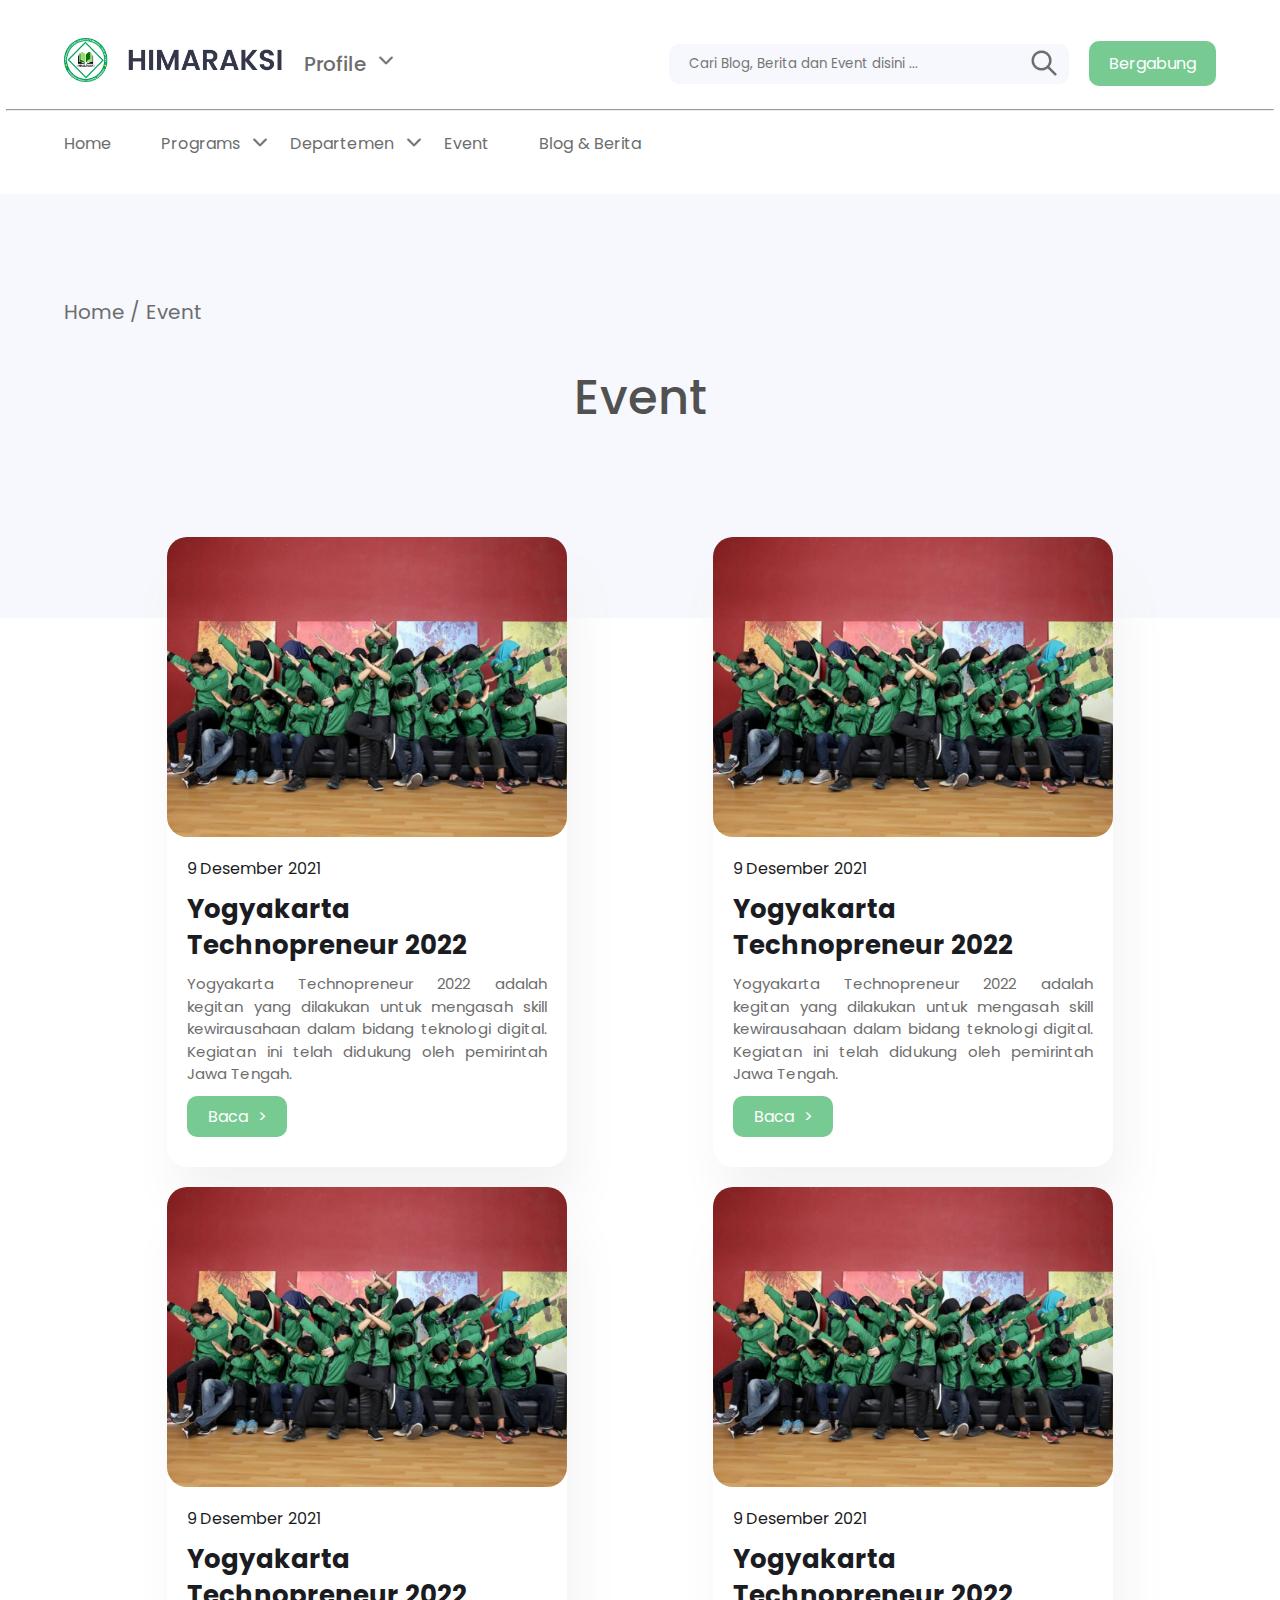
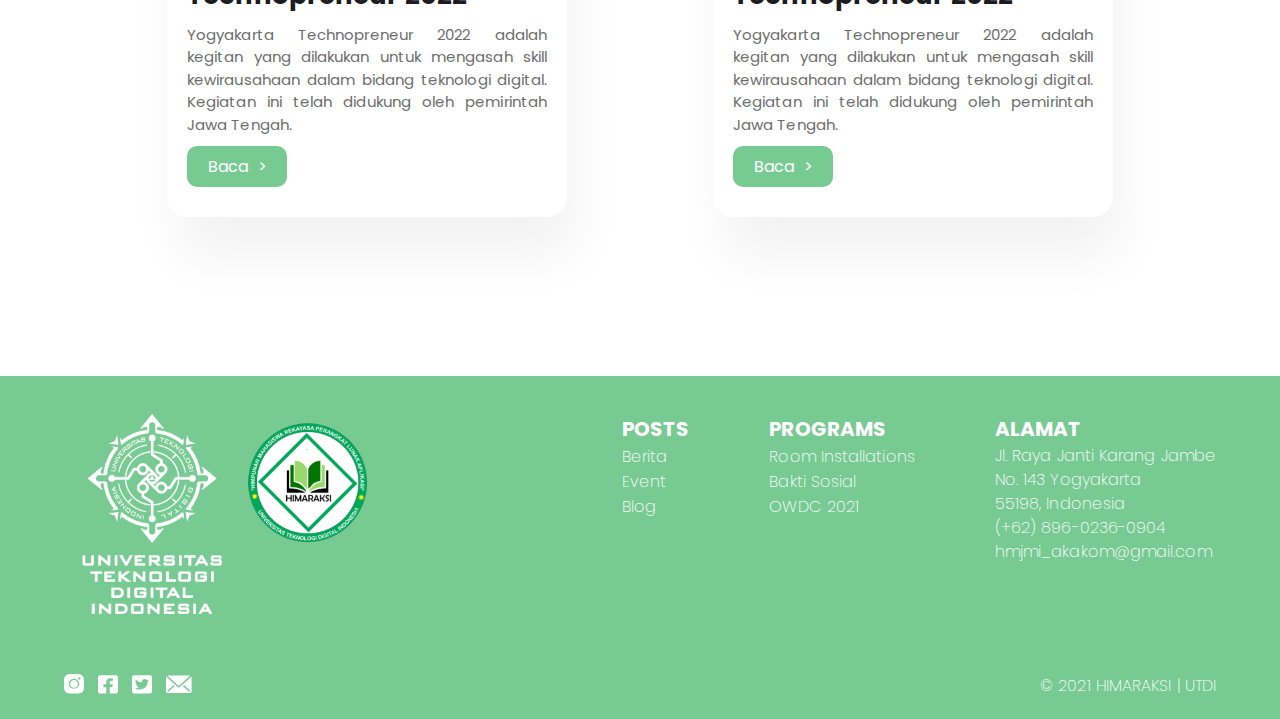
<file: event.html>
<!DOCTYPE html>
<html lang="en">
  <head>
    <meta charset="UTF-8" />
    <meta http-equiv="X-UA-Compatible" content="IE=edge" />
    <meta name="viewport" content="width=device-width, initial-scale=1.0" />
    <title>Event | HIMARAKSI</title>
    <link rel="stylesheet" href="assets/css/layout.css" />
    <link rel="stylesheet" href="assets/css/style.css" />
  </head>
  <body>
   <!-- navbar -->
   <nav class="container">
    <div class="row">
      <div class="col">
        <a href="index.html" class="logo">
          <img src="assets/img/logo.png" alt="Logo" />
        </a>
        <div class="profileNav">
          <a href="#" class="openProfile" id="openProfile">Profile <i class="icon_panahBawah"></i></a>
          <ul class="menuToggle hide" id="menuProfile">
            <li><a href="about.html">Logo & Tentang HIMARAKSI</a></li>
            <li><a href="visiMisi.html">Visi & Misi</a></li>
            <li><a href="struktur.html">Struktur Organisasi</a></li>
          </ul>
        </div>
      </div>
      <div class="col">
        <form action="" class="search">
          <input type="text" placeholder="Cari Blog, Berita dan Event disini ..." />
          <button type="submit">
            <i class="icon_search"></i>
          </button>
        </form>
        <a href="https://forms.gle/RG3iPN6xPWeAk6Du5" class="btn_primary">Bergabung</a>
      </div>
    </div>
    <hr />
    <div class="row">
      <ul class="navMenu">
        <li>
          <a href="index.html">Home</a>
        </li>
        <li>
          <a href="#" class="openProgram">Programs <i class="icon_panahBawah"></i></a>
          <ul class="menuToggle hide" id="menuProgram">
            <li><a href="detail_programs.html">Room Installations</a></li>
            <li><a href="detail_programs.html">Bakti Sosial</a></li>
            <li><a href="detail_programs.html">OWDC 2021</a></li>
          </ul>
        </li>
        <li>
          <a href="#" class="openDepartemen">Departemen <i class="icon_panahBawah"></i></a>
          <ul class="menuToggle hide" id="menuDepartemen">
            <li><a href="detail_departement.html">DEP. PUSLITBANG</a></li>
            <li><a href="detail_departement.html">DEP. KEANGGOTAAN</a></li>
            <li><a href="detail_departement.html">DEP. HUMAS</a></li>
          </ul>
        </li>
        <li><a href="event.html">Event</a></li>
        <li><a href="blog.html">Blog & Berita</a></li>
      </ul>
    </div>
  </nav>
  <div class="nav-mobile">
    <div class="menu-toggle">
      <input type="checkbox" />
      <span></span>
      <span></span>
      <span></span>
    </div>
    <a href="index.html" class="heading8">HIMARAKSI</a>
    <div class="logo">
      <img src="assets/img/logo3.png" alt="">
    </div>
  </div>
  <ul class="menu-mobile">
    <hr>
    <li><a href="index.html">Home</a></li>
    <li>
      <a href="#" class="action" id="mToggleProfile">Profile <i class="icon_panahBawah"></i> </a>
      <ul class="mMobile hidden" id="mMenuProfile">
        <li><a href="about.html">Logo & Tentang HIMARAKSI</a></li>
        <li><a href="visiMisi.html">Visi & Misi</a></li>
        <li><a href="struktur.html">Struktur Organisasi</a></li>
      </ul>
    </li>
    <li>
      <a href="#" class="action" id="mToggleProgram">Program <i class="icon_panahBawah"></i> </a>
      <ul class="mMobile hidden" id="mMenuProgram">
        <li><a href="detail_programs.html">Room Installations</a></li>
        <li><a href="detail_programs.html">Bakti Sosial</a></li>
        <li><a href="detail_programs.html">OWDC 2021</a></li>
      </ul>
    </li>
    <li>
      <a href="#" class="action" id="mToggleDepartemen">Departemen <i class="icon_panahBawah"></i> </a>
      <ul class="mMobile hidden" id="mMenuDepartemen">
        <li><a href="detail_departement.html">DEP. PUSLITBANG</a></li>
        <li><a href="detail_departement.html">DEP. KEANGGOTAAN</a></li>
        <li><a href="detail_departement.html">DEP. HUMAS</a></li>
      </ul>
    </li>
    <li><a href="event.html">Event</a></li>
    <li><a href="blog.html">Blog & Berita</a></li>
    <hr class="hr2">
    <a href="https://forms.gle/RG3iPN6xPWeAk6Du5" class="btn_primary">Bergabung</a>
  </ul>
    <!-- Header -->
    <section class="container header" id="header">
      <div class="heading7">Home / Event</div>
      <div class="heading">Event</div>
    </section>

    <!-- Event -->
    <section class="container event" id="event">
      <div class="gEvent">
        <div class="card">
          <img src="assets/img/img1.png" alt="" />
          <div class="content">
            <div class="date">9 Desember 2021</div>
            <div class="title">Yogyakarta Technopreneur 2022</div>
            <div class="des">
              Yogyakarta Technopreneur 2022 adalah kegitan yang dilakukan untuk mengasah skill kewirausahaan dalam bidang teknologi digital. Kegiatan ini telah didukung oleh pemirintah Jawa Tengah.
            </div>
            <a href="detail_event.html".html" class="read">
              Baca <div class="iconPanah">></div>
            </a>
          </div>
        </div>
        <div class="card">
          <img src="assets/img/img1.png" alt="" />
          <div class="content">
            <div class="date">9 Desember 2021</div>
            <div class="title">Yogyakarta Technopreneur 2022</div>
            <div class="des">
              Yogyakarta Technopreneur 2022 adalah kegitan yang dilakukan untuk mengasah skill kewirausahaan dalam bidang teknologi digital. Kegiatan ini telah didukung oleh pemirintah Jawa Tengah.
            </div>
            <a href="detail_event.html" class="read">
              Baca <div class="iconPanah">></div>
            </a>
          </div>
        </div>
        <div class="card">
          <img src="assets/img/img1.png" alt="" />
          <div class="content">
            <div class="date">9 Desember 2021</div>
            <div class="title">Yogyakarta Technopreneur 2022</div>
            <div class="des">
              Yogyakarta Technopreneur 2022 adalah kegitan yang dilakukan untuk mengasah skill kewirausahaan dalam bidang teknologi digital. Kegiatan ini telah didukung oleh pemirintah Jawa Tengah.
            </div>
            <a href="detail_event.html" class="read">
              Baca <div class="iconPanah">></div>
            </a>
          </div>
        </div>
        <div class="card">
          <img src="assets/img/img1.png" alt="" />
          <div class="content">
            <div class="date">9 Desember 2021</div>
            <div class="title">Yogyakarta Technopreneur 2022</div>
            <div class="des">
              Yogyakarta Technopreneur 2022 adalah kegitan yang dilakukan untuk mengasah skill kewirausahaan dalam bidang teknologi digital. Kegiatan ini telah didukung oleh pemirintah Jawa Tengah.
            </div>
            <a href="detail_event.html" class="read">
              Baca <div class="iconPanah">></div>
            </a>
          </div>
        </div>
      </div>
    </section>

   <!-- footer -->
   <footer class="container">
    <div class="row">
      <img class="logoFooter" src="assets/img/logoFooter.png" alt="" />
      <div class="navFooter">
        <div class="col">
          <div class="heading7M">POSTS</div>
          <ul>
            <li><a class="heading8" href="blog.html">Berita</a></li>
            <li><a class="heading8" href="event.html">Event</a></li>
            <li><a class="heading8" href="blog.html">Blog</a></li>
          </ul>
        </div>
        <div class="col">
          <div class="heading7M">PROGRAMS</div>
          <ul>
            <li><a class="heading8" href="detail_programs.html">Room Installations</a></li>
            <li><a class="heading8" href="detail_programs.html">Bakti Sosial</a></li>
            <li><a class="heading8" href="detail_programs.html">OWDC 2021</a></li>
          </ul>
        </div>
        <div class="col">
          <div class="heading7M">ALAMAT</div>
          <div class="heading8">
            Jl. Raya Janti Karang Jambe <br />
            No. 143 Yogyakarta <br />
            55198, Indonesia <br />
            (+62) 896-0236-0904 <br />
            hmjmi_akakom@gmail.com <br />
          </div>
        </div>
      </div>
    </div>
    <div class="copyright">
      <div class="icon">
        <a href="#">
          <img src="assets/img/ig.svg" alt="" />
        </a>
        <a href="#">
          <img src="assets/img/fb.svg" alt="" />
        </a>
        <a href="#">
          <img src="assets/img/twitter.svg" alt="" />
        </a>
        <a href="#">
          <img src="assets/img/email.svg" alt="" />
        </a>
      </div>
      <div class="heading8">© 2021 HIMARAKSI | UTDI</div>
    </div>
  </footer>

    <script src="assets/js/script.js"></script>
  </body>
</html>
</file>
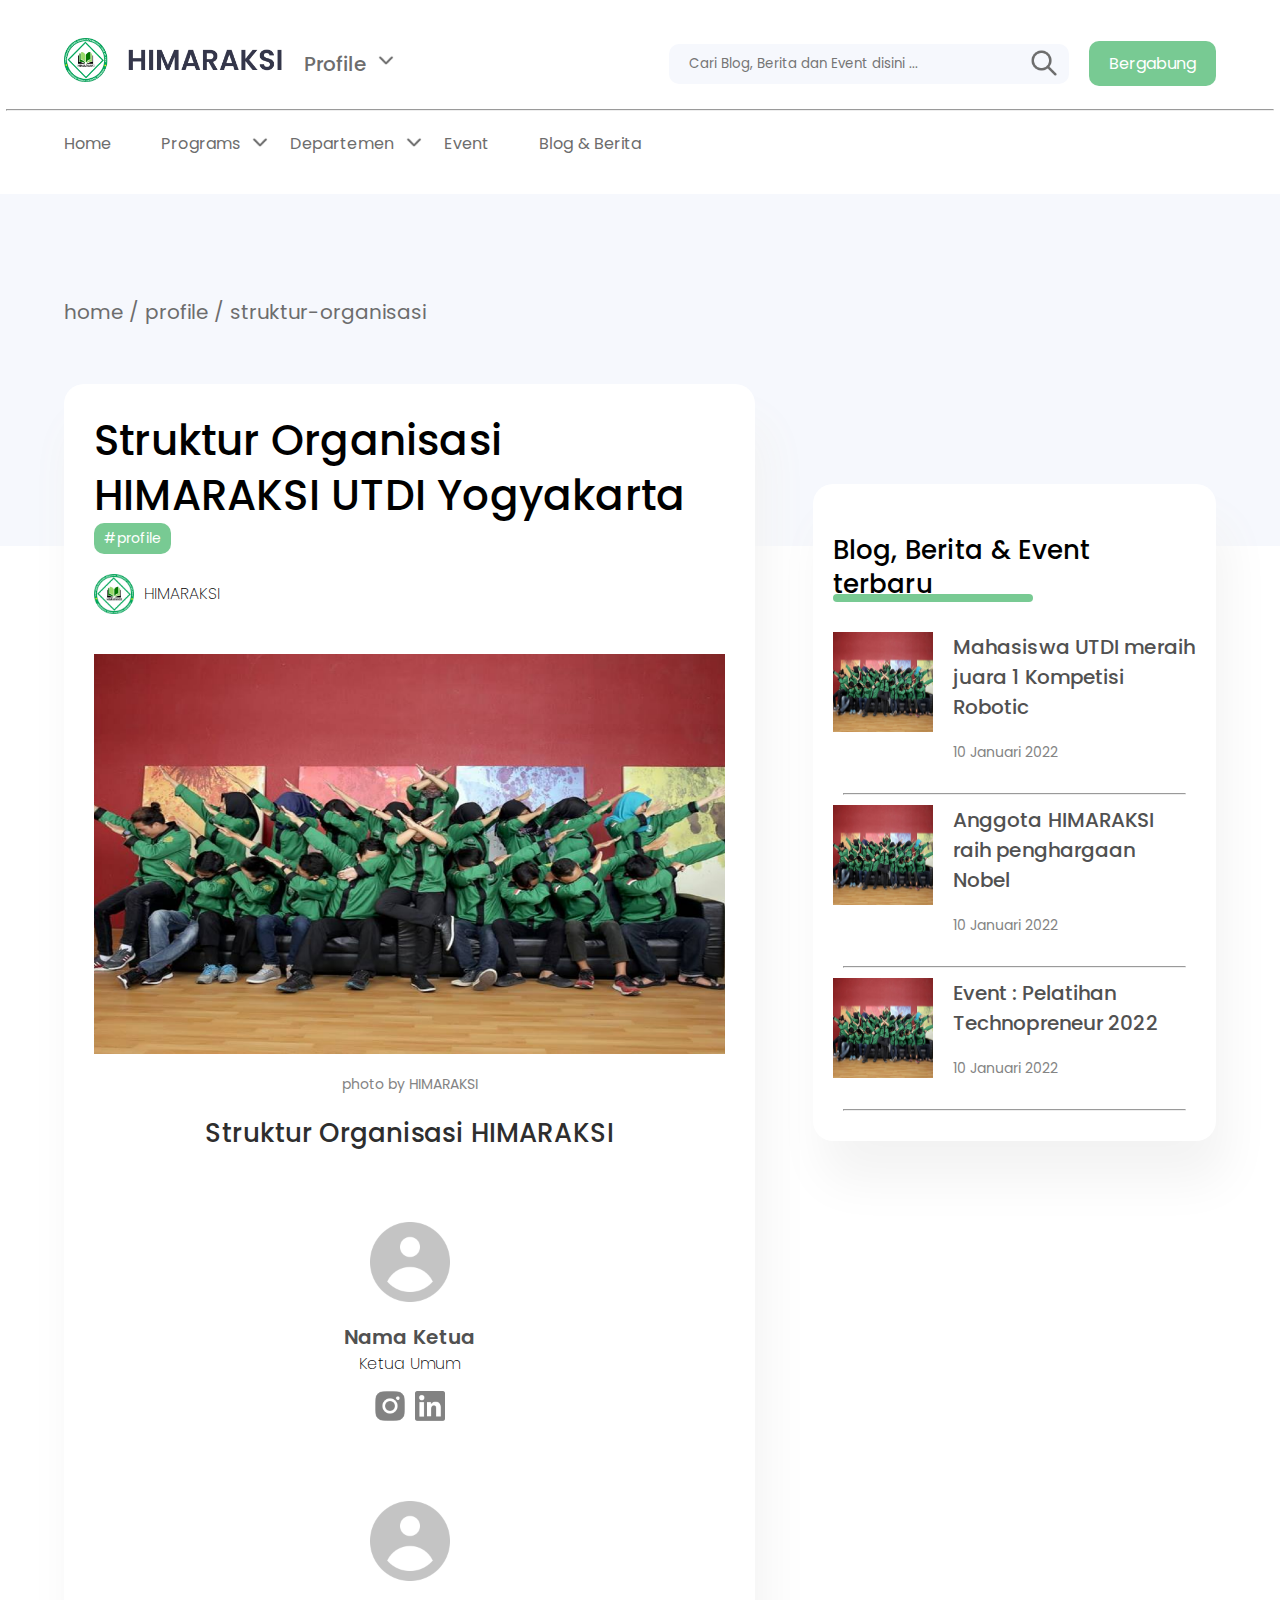
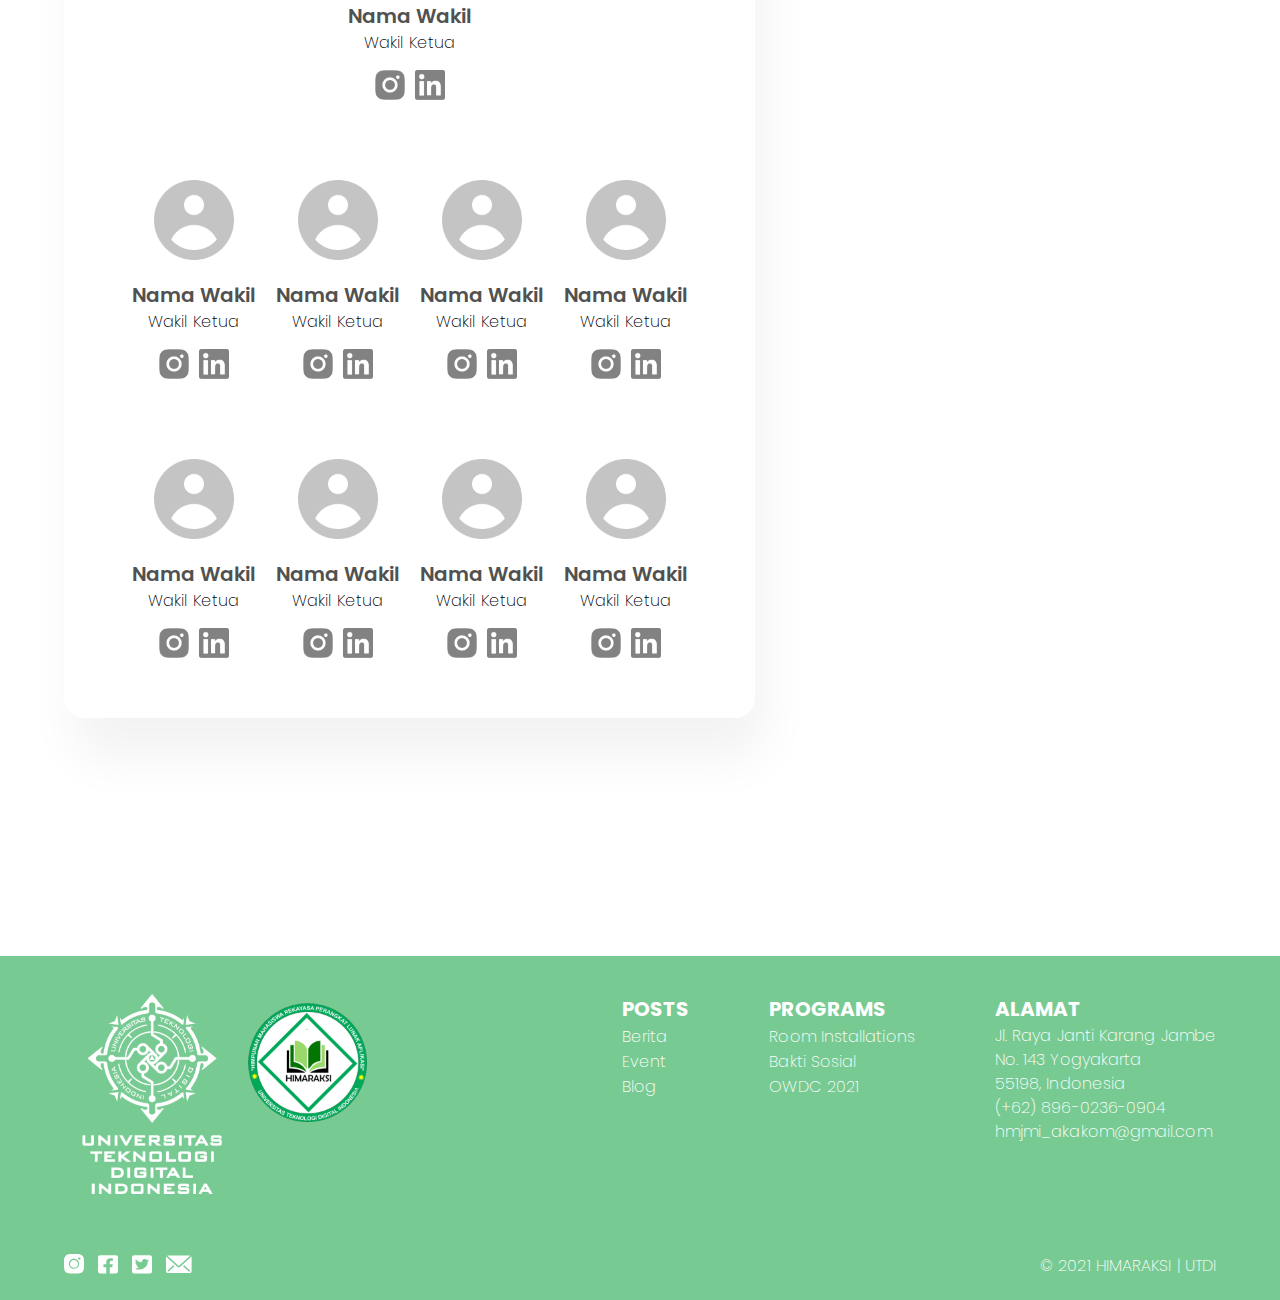
<file: struktur.html>
<!DOCTYPE html>
<html lang="en">
  <head>
    <meta charset="UTF-8" />
    <meta http-equiv="X-UA-Compatible" content="IE=edge" />
    <meta name="viewport" content="width=device-width, initial-scale=1.0" />
    <title>Struktur Organisasi | HIMARAKSI</title>
    <link rel="stylesheet" href="assets/css/layout.css" />
    <link rel="stylesheet" href="assets/css/detail.css" />
  </head>
  <body>
 <!-- navbar -->
 <nav class="container">
  <div class="row">
    <div class="col">
      <a href="index.html" class="logo">
        <img src="assets/img/logo.png" alt="Logo" />
      </a>
      <div class="profileNav">
        <a href="#" class="openProfile" id="openProfile">Profile <i class="icon_panahBawah"></i></a>
        <ul class="menuToggle hide" id="menuProfile">
          <li><a href="about.html">Logo & Tentang HIMARAKSI</a></li>
          <li><a href="visiMisi.html">Visi & Misi</a></li>
          <li><a href="struktur.html">Struktur Organisasi</a></li>
        </ul>
      </div>
    </div>
    <div class="col">
      <form action="" class="search">
        <input type="text" placeholder="Cari Blog, Berita dan Event disini ..." />
        <button type="submit">
          <i class="icon_search"></i>
        </button>
      </form>
      <a href="https://forms.gle/RG3iPN6xPWeAk6Du5" class="btn_primary">Bergabung</a>
    </div>
  </div>
  <hr />
  <div class="row">
    <ul class="navMenu">
      <li>
        <a href="index.html">Home</a>
      </li>
      <li>
        <a href="#" class="openProgram">Programs <i class="icon_panahBawah"></i></a>
        <ul class="menuToggle hide" id="menuProgram">
          <li><a href="detail_programs.html">Room Installations</a></li>
          <li><a href="detail_programs.html">Bakti Sosial</a></li>
          <li><a href="detail_programs.html">OWDC 2021</a></li>
        </ul>
      </li>
      <li>
        <a href="#" class="openDepartemen">Departemen <i class="icon_panahBawah"></i></a>
        <ul class="menuToggle hide" id="menuDepartemen">
          <li><a href="detail_departement.html">DEP. PUSLITBANG</a></li>
          <li><a href="detail_departement.html">DEP. KEANGGOTAAN</a></li>
          <li><a href="detail_departement.html">DEP. HUMAS</a></li>
        </ul>
      </li>
      <li><a href="event.html">Event</a></li>
      <li><a href="blog.html">Blog & Berita</a></li>
    </ul>
  </div>
</nav>
<div class="nav-mobile">
  <div class="menu-toggle">
    <input type="checkbox" />
    <span></span>
    <span></span>
    <span></span>
  </div>
  <a href="index.html" class="heading8">HIMARAKSI</a>
  <div class="logo">
    <img src="assets/img/logo3.png" alt="">
  </div>
</div>
<ul class="menu-mobile">
  <hr>
  <li><a href="index.html">Home</a></li>
  <li>
    <a href="#" class="action" id="mToggleProfile">Profile <i class="icon_panahBawah"></i> </a>
    <ul class="mMobile hidden" id="mMenuProfile">
      <li><a href="about.html">Logo & Tentang HIMARAKSI</a></li>
      <li><a href="visiMisi.html">Visi & Misi</a></li>
      <li><a href="struktur.html">Struktur Organisasi</a></li>
    </ul>
  </li>
  <li>
    <a href="#" class="action" id="mToggleProgram">Program <i class="icon_panahBawah"></i> </a>
    <ul class="mMobile hidden" id="mMenuProgram">
      <li><a href="detail_programs.html">Room Installations</a></li>
      <li><a href="detail_programs.html">Bakti Sosial</a></li>
      <li><a href="detail_programs.html">OWDC 2021</a></li>
    </ul>
  </li>
  <li>
    <a href="#" class="action" id="mToggleDepartemen">Departemen <i class="icon_panahBawah"></i> </a>
    <ul class="mMobile hidden" id="mMenuDepartemen">
      <li><a href="detail_departement.html">DEP. PUSLITBANG</a></li>
      <li><a href="detail_departement.html">DEP. KEANGGOTAAN</a></li>
      <li><a href="detail_departement.html">DEP. HUMAS</a></li>
    </ul>
  </li>
  <li><a href="event.html">Event</a></li>
  <li><a href="blog.html">Blog & Berita</a></li>
  <hr class="hr2">
  <a href="https://forms.gle/RG3iPN6xPWeAk6Du5" class="btn_primary">Bergabung</a>
</ul>

    <!-- Header -->
    <section class="container header" id="header">
      <div class="heading7">home / profile / struktur-organisasi</div>
    </section>

    <!-- blog dan berita -->
    <section class="container detail" id="detail">
      <div class="side_content">
        <div class="heading2">Struktur Organisasi HIMARAKSI UTDI Yogyakarta</div>
        <div class="tag">#profile</div>
        <div class="info">
          <img src="assets/img/logo3.png" alt="" />
          <div class="heading8">HIMARAKSI</div>
        </div>
        <div class="content">
          <img src="assets/img/img1.png" alt="" />
          <div class="caption">photo by HIMARAKSI</div>
          <div class="heading5 center m-tb-20">Struktur Organisasi HIMARAKSI</div>
          <div class="row-1">
            <div class="card">
              <img src="assets/img/user.png" class="user" alt="" />
              <div class="heading7SB">Nama Ketua</div>
              <div class="heading8">Ketua Umum</div>
              <div class="sosmed">
                <a href="#"> <i class="icon_ig"></i></a>
                <a href="#"> <i class="icon_linkedin"></i></a>
              </div>
            </div>
          </div>
          <div class="row-1">
            <div class="card">
              <img src="assets/img/user.png" class="user" alt="" />
              <div class="heading7SB">Nama Wakil</div>
              <div class="heading8">Wakil Ketua</div>
              <div class="sosmed">
                <a href="#"> <i class="icon_ig"></i></a>
                <a href="#"> <i class="icon_linkedin"></i></a>
              </div>
            </div>
          </div>
          <div class="row-1">
            <div class="card">
              <img src="assets/img/user.png" class="user" alt="" />
              <div class="heading7SB">Nama Wakil</div>
              <div class="heading8">Wakil Ketua</div>
              <div class="sosmed">
                <a href="#"> <i class="icon_ig"></i></a>
                <a href="#"> <i class="icon_linkedin"></i></a>
              </div>
            </div>
            <div class="card">
              <img src="assets/img/user.png" class="user" alt="" />
              <div class="heading7SB">Nama Wakil</div>
              <div class="heading8">Wakil Ketua</div>
              <div class="sosmed">
                <a href="#"> <i class="icon_ig"></i></a>
                <a href="#"> <i class="icon_linkedin"></i></a>
              </div>
            </div>
            <div class="card">
              <img src="assets/img/user.png" class="user" alt="" />
              <div class="heading7SB">Nama Wakil</div>
              <div class="heading8">Wakil Ketua</div>
              <div class="sosmed">
                <a href="#"> <i class="icon_ig"></i></a>
                <a href="#"> <i class="icon_linkedin"></i></a>
              </div>
            </div>
            <div class="card">
              <img src="assets/img/user.png" class="user" alt="" />
              <div class="heading7SB">Nama Wakil</div>
              <div class="heading8">Wakil Ketua</div>
              <div class="sosmed">
                <a href="#"> <i class="icon_ig"></i></a>
                <a href="#"> <i class="icon_linkedin"></i></a>
              </div>
            </div>
          </div>
          <div class="row-1">
            <div class="card">
              <img src="assets/img/user.png" class="user" alt="" />
              <div class="heading7SB">Nama Wakil</div>
              <div class="heading8">Wakil Ketua</div>
              <div class="sosmed">
                <a href="#"> <i class="icon_ig"></i></a>
                <a href="#"> <i class="icon_linkedin"></i></a>
              </div>
            </div>
            <div class="card">
              <img src="assets/img/user.png" class="user" alt="" />
              <div class="heading7SB">Nama Wakil</div>
              <div class="heading8">Wakil Ketua</div>
              <div class="sosmed">
                <a href="#"> <i class="icon_ig"></i></a>
                <a href="#"> <i class="icon_linkedin"></i></a>
              </div>
            </div>
            <div class="card">
              <img src="assets/img/user.png" class="user" alt="" />
              <div class="heading7SB">Nama Wakil</div>
              <div class="heading8">Wakil Ketua</div>
              <div class="sosmed">
                <a href="#"> <i class="icon_ig"></i></a>
                <a href="#"> <i class="icon_linkedin"></i></a>
              </div>
            </div>
            <div class="card">
              <img src="assets/img/user.png" class="user" alt="" />
              <div class="heading7SB">Nama Wakil</div>
              <div class="heading8">Wakil Ketua</div>
              <div class="sosmed">
                <a href="#"> <i class="icon_ig"></i></a>
                <a href="#"> <i class="icon_linkedin"></i></a>
              </div>
            </div>
          </div>
        </div>
      </div>
      <div class="sidebar">
        <div class="headContainer">
          <div class="heading2">Blog, Berita & Event terbaru</div>
          <div class="variasi"></div>
        </div>
        <div class="boxContainer">
          <a href="detail_prestasi.html" class="box">
            <img src="assets/img/img1.png" alt="" />
            <div class="content">
              <div class="title">Mahasiswa UTDI meraih juara 1 Kompetisi Robotic</div>
              <div class="caption">10 Januari 2022</div>
            </div>
          </a>
          <hr />
          <a href="detail_prestasi.html" class="box">
            <img src="assets/img/img1.png" alt="" />
            <div class="content">
              <div class="title">Anggota HIMARAKSI raih  penghargaan Nobel</div>
              <div class="caption">10 Januari 2022</div>
            </div>
          </a>
          <hr />
          <a href="detail_event.html" class="box">
            <img src="assets/img/img1.png" alt="" />
            <div class="content">
              <div class="title">Event : Pelatihan Technopreneur 2022</div>
              <div class="caption">10 Januari 2022</div>
            </div>
          </a>
          <hr />
        </div>
      </div>
    </section>

   <!-- footer -->
   <footer class="container">
    <div class="row">
      <img class="logoFooter" src="assets/img/logoFooter.png" alt="" />
      <div class="navFooter">
        <div class="col">
          <div class="heading7M">POSTS</div>
          <ul>
            <li><a class="heading8" href="blog.html">Berita</a></li>
            <li><a class="heading8" href="event.html">Event</a></li>
            <li><a class="heading8" href="blog.html">Blog</a></li>
          </ul>
        </div>
        <div class="col">
          <div class="heading7M">PROGRAMS</div>
          <ul>
            <li><a class="heading8" href="detail_programs.html">Room Installations</a></li>
            <li><a class="heading8" href="detail_programs.html">Bakti Sosial</a></li>
            <li><a class="heading8" href="detail_programs.html">OWDC 2021</a></li>
          </ul>
        </div>
        <div class="col">
          <div class="heading7M">ALAMAT</div>
          <div class="heading8">
            Jl. Raya Janti Karang Jambe <br />
            No. 143 Yogyakarta <br />
            55198, Indonesia <br />
            (+62) 896-0236-0904 <br />
            hmjmi_akakom@gmail.com <br />
          </div>
        </div>
      </div>
    </div>
    <div class="copyright">
      <div class="icon">
        <a href="#">
          <img src="assets/img/ig.svg" alt="" />
        </a>
        <a href="#">
          <img src="assets/img/fb.svg" alt="" />
        </a>
        <a href="#">
          <img src="assets/img/twitter.svg" alt="" />
        </a>
        <a href="#">
          <img src="assets/img/email.svg" alt="" />
        </a>
      </div>
      <div class="heading8">© 2021 HIMARAKSI | UTDI</div>
    </div>
  </footer>

    <script src="assets/js/script.js"></script>
  </body>
</html>
</file>
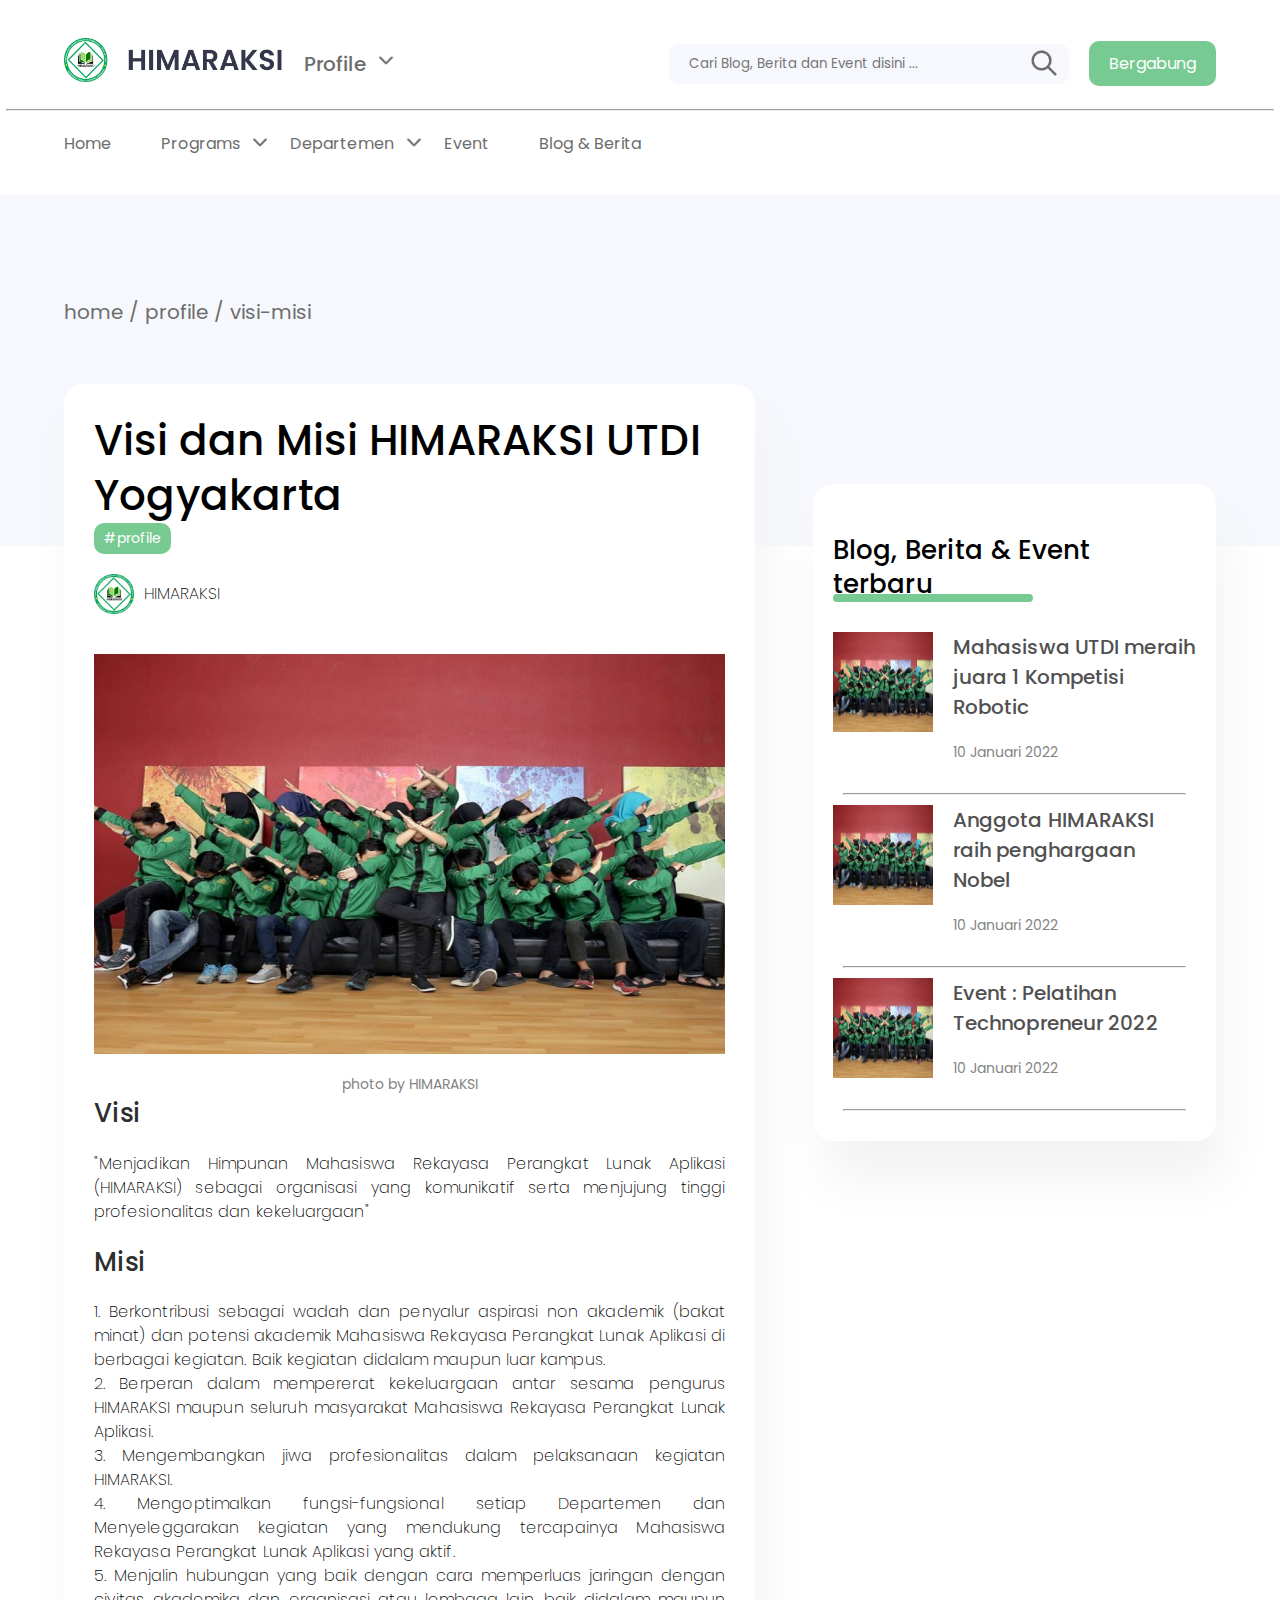
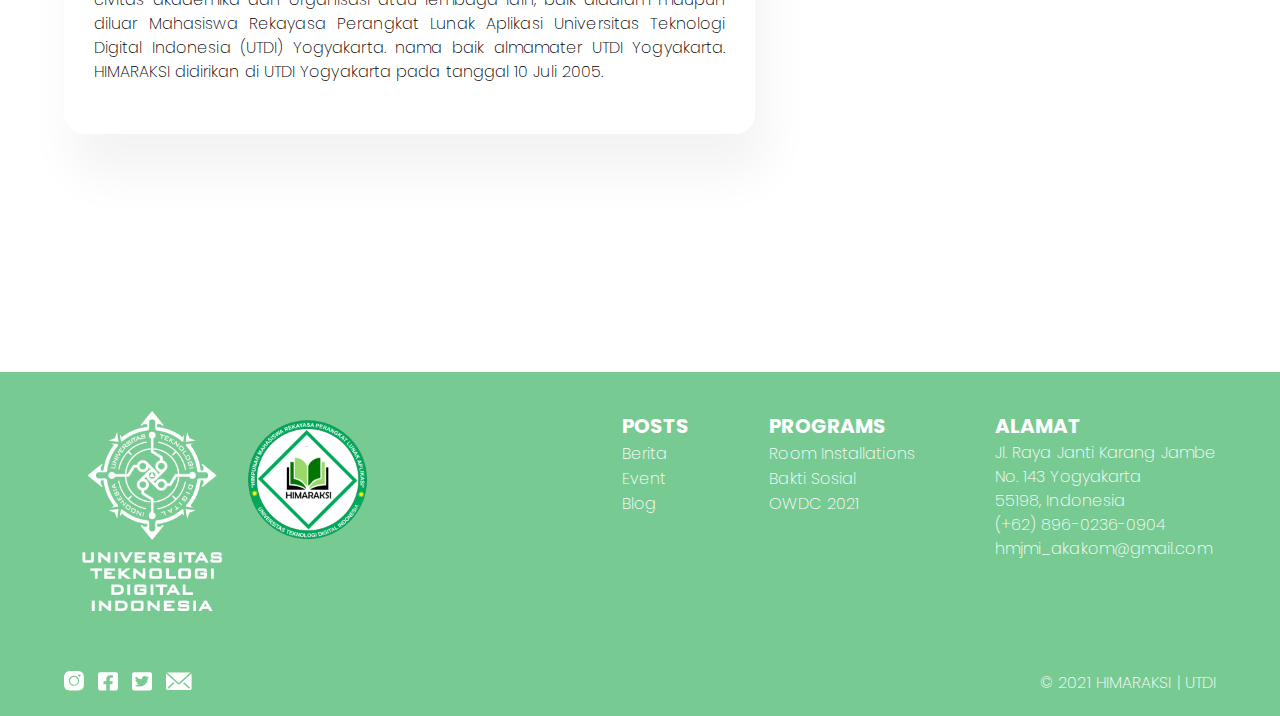
<file: visiMisi.html>
<!DOCTYPE html>
<html lang="en">
  <head>
    <meta charset="UTF-8" />
    <meta http-equiv="X-UA-Compatible" content="IE=edge" />
    <meta name="viewport" content="width=device-width, initial-scale=1.0" />
    <title>About | HIMARAKSI</title>
    <link rel="stylesheet" href="assets/css/layout.css" />
    <link rel="stylesheet" href="assets/css/detail.css" />
  </head>
  <body>
    <!-- navbar -->
    <nav class="container">
      <div class="row">
        <div class="col">
          <a href="index.html" class="logo">
            <img src="assets/img/logo.png" alt="Logo" />
          </a>
          <div class="profileNav">
            <a href="#" class="openProfile" id="openProfile">Profile <i class="icon_panahBawah"></i></a>
            <ul class="menuToggle hide" id="menuProfile">
              <li><a href="about.html">Logo & Tentang HIMARAKSI</a></li>
              <li><a href="visiMisi.html">Visi & Misi</a></li>
              <li><a href="struktur.html">Struktur Organisasi</a></li>
            </ul>
          </div>
        </div>
        <div class="col">
          <form action="" class="search">
            <input type="text" placeholder="Cari Blog, Berita dan Event disini ..." />
            <button type="submit">
              <i class="icon_search"></i>
            </button>
          </form>
          <a href="https://forms.gle/RG3iPN6xPWeAk6Du5" class="btn_primary">Bergabung</a>
        </div>
      </div>
      <hr />
      <div class="row">
        <ul class="navMenu">
          <li>
            <a href="index.html">Home</a>
          </li>
          <li>
            <a href="#" class="openProgram">Programs <i class="icon_panahBawah"></i></a>
            <ul class="menuToggle hide" id="menuProgram">
              <li><a href="detail_programs.html">Room Installations</a></li>
              <li><a href="detail_programs.html">Bakti Sosial</a></li>
              <li><a href="detail_programs.html">OWDC 2021</a></li>
            </ul>
          </li>
          <li>
            <a href="#" class="openDepartemen">Departemen <i class="icon_panahBawah"></i></a>
            <ul class="menuToggle hide" id="menuDepartemen">
              <li><a href="detail_departement.html">DEP. PUSLITBANG</a></li>
              <li><a href="detail_departement.html">DEP. KEANGGOTAAN</a></li>
              <li><a href="detail_departement.html">DEP. HUMAS</a></li>
            </ul>
          </li>
          <li><a href="event.html">Event</a></li>
          <li><a href="blog.html">Blog & Berita</a></li>
        </ul>
      </div>
    </nav>
    <div class="nav-mobile">
      <div class="menu-toggle">
        <input type="checkbox" />
        <span></span>
        <span></span>
        <span></span>
      </div>
      <a href="index.html" class="heading8">HIMARAKSI</a>
      <div class="logo">
        <img src="assets/img/logo3.png" alt="">
      </div>
    </div>
    <ul class="menu-mobile">
      <hr>
      <li><a href="index.html">Home</a></li>
      <li>
        <a href="#" class="action" id="mToggleProfile">Profile <i class="icon_panahBawah"></i> </a>
        <ul class="mMobile hidden" id="mMenuProfile">
          <li><a href="about.html">Logo & Tentang HIMARAKSI</a></li>
          <li><a href="visiMisi.html">Visi & Misi</a></li>
          <li><a href="struktur.html">Struktur Organisasi</a></li>
        </ul>
      </li>
      <li>
        <a href="#" class="action" id="mToggleProgram">Program <i class="icon_panahBawah"></i> </a>
        <ul class="mMobile hidden" id="mMenuProgram">
          <li><a href="detail_programs.html">Room Installations</a></li>
          <li><a href="detail_programs.html">Bakti Sosial</a></li>
          <li><a href="detail_programs.html">OWDC 2021</a></li>
        </ul>
      </li>
      <li>
        <a href="#" class="action" id="mToggleDepartemen">Departemen <i class="icon_panahBawah"></i> </a>
        <ul class="mMobile hidden" id="mMenuDepartemen">
          <li><a href="detail_departement.html">DEP. PUSLITBANG</a></li>
          <li><a href="detail_departement.html">DEP. KEANGGOTAAN</a></li>
          <li><a href="detail_departement.html">DEP. HUMAS</a></li>
        </ul>
      </li>
      <li><a href="event.html">Event</a></li>
      <li><a href="blog.html">Blog & Berita</a></li>
      <hr class="hr2">
      <a href="https://forms.gle/RG3iPN6xPWeAk6Du5" class="btn_primary">Bergabung</a>
    </ul>

    <!-- Header -->
    <section class="container header" id="header">
      <div class="heading7">home / profile / visi-misi</div>
    </section>

    <!-- blog dan berita -->
    <section class="container detail" id="detail">
      <div class="side_content">
        <div class="heading2">Visi dan Misi HIMARAKSI UTDI Yogyakarta</div>
        <div class="tag">#profile</div>
        <div class="info">
          <img src="assets/img/logo3.png" alt="" />
          <div class="heading8">HIMARAKSI</div>
        </div>
        <div class="content">
          <img src="assets/img/img1.png" alt="" />
          <div class="caption">photo by HIMARAKSI</div>
          <div class="heading5">Visi</div>
          <div class="heading8 text-blog">"Menjadikan Himpunan Mahasiswa Rekayasa Perangkat Lunak Aplikasi (HIMARAKSI) sebagai organisasi yang komunikatif serta menjujung tinggi profesionalitas dan kekeluargaan"</div>
          <div class="heading5">Misi</div>
          <div class="heading8 text-blog">
            1. Berkontribusi sebagai wadah dan penyalur aspirasi non akademik (bakat minat) dan potensi akademik Mahasiswa Rekayasa Perangkat Lunak Aplikasi di berbagai kegiatan. Baik kegiatan didalam maupun luar kampus. <br />
            2. Berperan dalam mempererat kekeluargaan antar sesama pengurus HIMARAKSI maupun seluruh masyarakat Mahasiswa Rekayasa Perangkat Lunak Aplikasi. <br />
            3. Mengembangkan jiwa profesionalitas dalam pelaksanaan kegiatan HIMARAKSI. <br />
            4. Mengoptimalkan fungsi-fungsional setiap Departemen dan Menyeleggarakan kegiatan yang mendukung tercapainya Mahasiswa Rekayasa Perangkat Lunak Aplikasi yang aktif. <br />
            5. Menjalin hubungan yang baik dengan cara memperluas jaringan dengan civitas akademika dan organisasi atau lembaga lain, baik didalam maupun diluar Mahasiswa Rekayasa Perangkat Lunak Aplikasi Universitas Teknologi Digital
            Indonesia (UTDI) Yogyakarta. nama baik almamater UTDI Yogyakarta. HIMARAKSI didirikan di UTDI Yogyakarta pada tanggal 10 Juli 2005.
          </div>
        </div>
      </div>
      <div class="sidebar">
        <div class="headContainer">
          <div class="heading2">Blog, Berita & Event terbaru</div>
          <div class="variasi"></div>
        </div>
        <div class="boxContainer">
          <a href="detail_prestasi.html" class="box">
            <img src="assets/img/img1.png" alt="" />
            <div class="content">
              <div class="title">Mahasiswa UTDI meraih juara 1 Kompetisi Robotic</div>
              <div class="caption">10 Januari 2022</div>
            </div>
          </a>
          <hr />
          <a href="detail_prestasi.html" class="box">
            <img src="assets/img/img1.png" alt="" />
            <div class="content">
              <div class="title">Anggota HIMARAKSI raih  penghargaan Nobel</div>
              <div class="caption">10 Januari 2022</div>
            </div>
          </a>
          <hr />
          <a href="detail_event.html" class="box">
            <img src="assets/img/img1.png" alt="" />
            <div class="content">
              <div class="title">Event : Pelatihan Technopreneur 2022</div>
              <div class="caption">10 Januari 2022</div>
            </div>
          </a>
          <hr />
        </div>
      </div>
    </section>

    <!-- footer -->
    <footer class="container">
      <div class="row">
        <img class="logoFooter" src="assets/img/logoFooter.png" alt="" />
        <div class="navFooter">
          <div class="col">
            <div class="heading7M">POSTS</div>
            <ul>
              <li><a class="heading8" href="blog.html">Berita</a></li>
              <li><a class="heading8" href="event.html">Event</a></li>
              <li><a class="heading8" href="blog.html">Blog</a></li>
            </ul>
          </div>
          <div class="col">
            <div class="heading7M">PROGRAMS</div>
            <ul>
              <li><a class="heading8" href="detail_programs.html">Room Installations</a></li>
              <li><a class="heading8" href="detail_programs.html">Bakti Sosial</a></li>
              <li><a class="heading8" href="detail_programs.html">OWDC 2021</a></li>
            </ul>
          </div>
          <div class="col">
            <div class="heading7M">ALAMAT</div>
            <div class="heading8">
              Jl. Raya Janti Karang Jambe <br />
              No. 143 Yogyakarta <br />
              55198, Indonesia <br />
              (+62) 896-0236-0904 <br />
              hmjmi_akakom@gmail.com <br />
            </div>
          </div>
        </div>
      </div>
      <div class="copyright">
        <div class="icon">
          <a href="#">
            <img src="assets/img/ig.svg" alt="" />
          </a>
          <a href="#">
            <img src="assets/img/fb.svg" alt="" />
          </a>
          <a href="#">
            <img src="assets/img/twitter.svg" alt="" />
          </a>
          <a href="#">
            <img src="assets/img/email.svg" alt="" />
          </a>
        </div>
        <div class="heading8">© 2021 HIMARAKSI | UTDI</div>
      </div>
    </footer>

    <script src="assets/js/script.js"></script>
  </body>
</html>
</file>
<file: assets/css/layout.css>
/* Font */
@import url("https://fonts.googleapis.com/css2?family=Poppins:ital,wght@0,400;0,500;0,600;0,700;1,400;1,500;1,600;1,700&display=swap");
* {
  margin: 0;
  padding: 0;
  box-sizing: border-box;
  font-family: "Poppins", sans-serif;
  /* border: 1px solid black; */
}

.container {
  padding: 3% 5%;
}

/* Heading */
.headContainer {
  display: flex;
  position: relative;
  margin: 30px 0px;
}
.headContainer .variasi {
  width: 200px;
  height: 8px;
  background-color: #78ca93;
  border-radius: 10px;
  position: absolute;
  bottom: 0;
  z-index: 1;
}

.heading {
  font-weight: 500;
  font-size: 48px;
  line-height: 130%;
  text-align: center;
  letter-spacing: 0.005em;
  color: #515151;
}
.heading2 {
  font-weight: 500;
  font-size: 42px;
  line-height: 130%;
  letter-spacing: 0.005em;
  z-index: 2;
}
.heading3 {
  font-weight: 600;
  font-size: 38px;
  line-height: 130%;
  letter-spacing: 0.005em;
  color: #ffffff;
}
.heading4 {
  font-weight: normal;
  font-size: 32px;
  line-height: 140%;
  letter-spacing: 0.005em;
  color: #ffffff;
  text-align: center;
}

.heading4.green{
  text-align: left;
}

.heading5.color4{
  color: #515151 !important;
  text-align: left;
}

.heading5 {
  font-weight: 500;
  font-size: 26px;
  line-height: 140%;
  letter-spacing: 0.005em;
  color: #2e2e2e;
  text-decoration: none;
}
.heading6 {
  font-weight: 500;
  font-size: 24px;
  line-height: 140%;
  letter-spacing: 0.005em;
  color: #2e2e2e;
}
.heading7 {
  font-size: 20px;
  line-height: 150%;
  letter-spacing: 0.005em;
  color: #6d6d6d;
}
.heading7SB {
  font-weight: 600;
  font-size: 20px;
  line-height: 150%;
  letter-spacing: 0.005em;
  color: #515151;
}
.heading7M {
  font-weight: bold;
  font-size: 20px;
  line-height: 150%;
  letter-spacing: 0.005em;
  color: #ffffff;
}
.heading8 {
  font-weight: 200;
  font-size: 16px;
  line-height: 150%;
  letter-spacing: 0.005em;
  color: #fff;
}
.heading8.text-blog{
  text-align: justify !important;
}

a.heading8 {
  text-decoration: none;
}
.caption {
  font-size: 14px;
  line-height: 150%;
  color: #848484;
  text-align: center;
}
/* icon */

.icon_panahBawah {
  display: block;
  width: 20px;
  height: 20px;
  background-image: url(/assets/img/icon/panah_bawah.png);
  background-size: cover;
  background-position: center;
  background-repeat: no-repeat;
  position: absolute;
  right: -30px;
  top: 0;
}
.icon_panahBawah.icon_keatas {
  transform: rotate(180deg);
}
.icon_panah {
  display: block;
  width: 20px;
  height: 10px;
  background-image: url(/assets/img/icon/panah.png);
  background-size: cover;
  background-position: center;
  background-repeat: no-repeat;
}
.icon_search {
  display: block;
  width: 30px;
  height: 30px;
  background-image: url(/assets/img/icon/search.png);
  background-size: cover;
  background-position: center;
  background-repeat: no-repeat;
}
.icon_fasil_1 {
  background-color: #78ca93;
  display: block;
  width: 40px;
  height: 40px;
  background-image: url(/assets/img/icon/fasil_1.png);
  background-size: cover;
  background-position: center;
  background-repeat: no-repeat;
}
.icon_fasil_2 {
  background-color: #78ca93;
  display: block;
  width: 40px;
  height: 40px;
  background-image: url(/assets/img/icon/fasil_2.png);
  background-size: cover;
  background-position: center;
  background-repeat: no-repeat;
}
.icon_fasil_3 {
  background-color: #78ca93;
  display: block;
  width: 40px;
  height: 40px;
  background-image: url(/assets/img/icon/fasil_3.png);
  background-size: cover;
  background-position: center;
  background-repeat: no-repeat;
}
.icon_ig {
  display: block;
  width: 30px;
  height: 30px;
  background-image: url(/assets/img/ig.png);
  background-size: cover;
  background-position: center;
  background-repeat: no-repeat;
}
.icon_linkedin {
  display: block;
  width: 30px;
  height: 30px;
  background-image: url(/assets/img/linkedin.png);
  background-size: cover;
  background-position: center;
  background-repeat: no-repeat;
}
.icon_full {
  display: block;
  width: 50px;
  height: 50px;
  background-image: url(/assets/img/full.png);
  background-size: cover;
  background-position: center;
  background-repeat: no-repeat;
  transition: 0.5s;
}
#showFull:hover .icon_full {
  transform: scale(1.2);
}
/* Button */
.btn_primary {
  display: flex;
  justify-content: center;
  background: #78ca93;
  border-radius: 10px;
  padding: 10px 20px;
  color: #fff;
  text-decoration: none;
}
.btn_primary:hover {
  opacity: 0.8;
}
.btn_readMore {
  background: #ffffff;
  border: 1px solid #78ca93;
  border-radius: 10px;
  padding: 10px;
  text-decoration: none;
  font-weight: 500;
  font-size: 20px;
  line-height: 150%;
  letter-spacing: 0.005em;
  color: #78ca93;
  display: flex;
  justify-content: center;
}

.tag {
  width: max-content;
  background-color: #78ca93;
  padding: 5px 10px;
  border-radius: 10px;
  font-size: 14px;
  color: #fff;
  margin-bottom: 10px;
}

/* hidden */
.hidden {
  display: none;
}

hr {
  margin: 20px -5%;
}
.center {
  text-align: center;
}
.m-tb-20 {
  margin: 20px 0px;
}

/* color */
.green {
  color: #78ca93;
}
.white {
  color: #fff;
}
.black {
  color: #000;
}
/* Navbar */
nav {
  width: 100%;
  display: flex;
  flex-direction: column;
}
nav .row {
  display: flex;
  justify-content: space-between;
}
nav .row .col {
  display: flex;
  justify-content: center;
  align-items: center;
}
nav .row .col .logo {
  width: 220px;
  margin-right: 20px;
}
nav .row .col .logo img {
  width: 100%;
}

nav .row .col .search {
  position: relative;
  margin-right: 20px;
}
nav .row .col .search input {
  width: 400px;
  height: 40px;
  border-radius: 10px;
  background-color: #f6f8fd;
  padding: 20px;
  border: 0px;
}
nav .row .col .search button:hover {
  cursor: pointer;
}
nav .row .col .search button {
  position: absolute;
  background-color: #f6f8fd;
  right: 10px;
  top: 4px;
  border: 0px;
}
nav .row .navMenu {
  display: flex;
}
nav .row .navMenu li {
  list-style: none;
  margin-right: 50px;
}
nav .row .navMenu li a {
  position: relative;
  text-decoration: none;
  color: #6d6d6d;
  font-size: 16px;
  line-height: 150%;
  letter-spacing: 0.005em;
}
nav.sticky{
  position: sticky;
  top: 0;
  z-index: 10000;
  background-color: #fff;
  padding: 1% 5%;
  box-shadow: 0px 8px 30px rgba(0, 0, 0, 0.05);
}

.openProfile {
  position: relative;
  font-weight: 500;
  font-size: 20px;
  letter-spacing: 0.005em;
  color: #6d6d6d;
  text-decoration: none;
}

.profileNav {
  position: relative;
}
.menuToggle {
  display: flex;
  flex-direction: column;
  justify-content: center;
  align-items: center;
  justify-items: center;
  position: absolute;
  background-color: #fff;
  border: 1px solid #6d6d6d;
  width: max-content;
  z-index: 1;
  margin-top: 10px;
  transform: translateX(-50px);
  padding: 10px;
  padding-left: 30px;
  animation: up 1s forwards;
}
.menuToggle li {
  margin: 10px;
  list-style: none;
}
.menuToggle a {
  text-decoration: none;
  color: #6d6d6d;
}
.menuToggle a:hover {
  opacity: 0.7;
}
.menuToggle.hide {
  display: none;
}

/* Header */
.header {
  background-color: #f6f8fd;
  width: 100%;
  padding-top: 8%;
  padding-bottom: 14%;
}
.header .heading {
  margin-bottom: 10px;
}
.header .heading7 {
  margin-bottom: 40px;
}
.header .btn_primary {
  text-align: center;
  width: 140px;
}

/* footer */
footer {
  display: flex;
  flex-direction: column;
  width: 100%;
  background-color: #78ca93;
}
footer .row {
  display: flex;
  justify-content: space-between;
  padding-bottom: 40px;
}
footer .row .logoFooter {
  height: 200px;
}
footer .row .navFooter {
  display: flex;
}
footer .row .col {
  padding-left: 80px;
}
footer .row .col ul {
  display: flex;
  flex-direction: column;
  justify-content: center;
}
footer .row .col ul li {
  list-style: none;
}
footer .row .col ul li a {
  text-decoration: none;
}

footer .copyright {
  display: flex;
  justify-content: space-between;
  transform: translateY(20px);
}

footer .copyright .icon a {
  text-decoration: none;
  margin-right: 10px;
}

.nav-mobile {
  position: sticky;
  top: 0;
  display: none;
  justify-content: space-between;
  align-items: center;
  padding: 20px;
  box-shadow: 0px 8px 30px rgba(0, 0, 0, 0.05);
  z-index: 100;
  background-color: #fff;
}
.nav-mobile .heading8 {
  color: #000;
}
.nav-mobile .logo img {
  width: 40px;
  height: 40px;
}
.menu-mobile {
  opacity: 0;
  position: fixed;
  left: 0;
  top: 0;
  bottom: 0;
  z-index: 1000;
  background: rgba(236, 236, 236, 1);
  /* background-color: #fff; */
  width: 70vw;
  flex-direction: column;
  transition: all 1s;
  transform: translateX(-1000px);
  overflow: hidden;
  margin-top: 90px;
}
.menu-mobile li {
  padding-left: 40px;
  list-style: none;
  margin: 10px 0px;
}
.menu-mobile li a {
  text-decoration: none;
  font-weight: 500;
  font-size: 17px;
  line-height: 150%;
  letter-spacing: 0.005em;
  color: #6d6d6d;
}
.menu-mobile li .action {
  position: relative;
}
.menu-mobile hr {
  margin-right: 5px;
  margin-top: 0px;
}
.menu-mobile .hr2 {
  margin: 20px 0px;
}
.menu-mobile .btn_primary {
  margin: 30px 50px;
}
.menu-mobile #mToggle {
  position: relative;
}
.mMobile.hidden {
  display: none;
}
.mMobile {
  animation: up 1s forwards;
  display: flex;
  flex-direction: column;
}
@keyframes up {
  0% {
    transform: translateY(10px);
  }
  100% {
    transform: translateY(0px);
  }
}
.mMobile li a {
  margin: 5px 0px;
  font-size: 16px;
}

/* Hamburger menu */
.menu-toggle {
  display: none;
  flex-direction: column;
  height: 20px;
  justify-content: space-between;
  position: relative;
  z-index: 1;
}
.menu-toggle input {
  position: absolute;
  width: 40px;
  height: 28px;
  left: -5px;
  top: -3px;
  opacity: 0;
  cursor: pointer;
  z-index: 2;
}
.menu-toggle span {
  display: block;
  width: 28px;
  height: 3px;
  background-color: #000;
  border-radius: 3px;
  transition: all 0.5s;
}
/* hamburger menu animation */
.menu-toggle span:nth-child(2) {
  transform-origin: 0 0;
}
.menu-toggle span:nth-child(4) {
  transform-origin: 0 100%;
}
.menu-toggle input:checked ~ span:nth-child(2) {
  transform: rotate(45deg) translate(-1px, -1px);
}
.menu-toggle input:checked ~ span:nth-child(3) {
  transform: scale(0);
  opacity: 0;
}
.menu-toggle input:checked ~ span:nth-child(4) {
  transform: rotate(-45deg) translate(-1px, 0);
}

/* Responsive Breakpiont */

/* ukuran tablet */
@media screen and (max-width: 768px) {
  nav ul {
    width: 50%;
  }
}
/* ukuran mobile */
@media screen and (max-width: 576px) {
  nav {
    display: none;
  }
  .nav-mobile,
  .menu-toggle {
    display: flex;
  }
  .menu-mobile.slide {
    opacity: 1;
    transform: translateX(0px);
  }
  .heading {
    font-size: 35px;
  }
  .heading2 {
    font-size: 28px;
  }
  .heading3 {
    font-size: 23px;
  }
  .heading4 {
    font-size: 18px;
  }
  .heading5 {
    font-size: 17px;
  }
  .heading6 {
    font-size: 13px;
  }
  .heading7 {
    font-size: 10px;
  }
  .heading7M {
    font-size: 16px;
  }
  .heading7SB {
    font-size: 13px;
  }
  .heading8 {
    font-size: 14px;
  }
  .icon_ig ,.icon_linkedin{
    display: block;
    width: 20px;
    height: 20px;
  }
  footer .row {
    flex-direction: column;
    justify-content: center;
    align-items: center;
  }
  footer .row .logoFooter {
    height: 150px;
    width: 250px;
    margin-top: 40px;
  }
  footer .row .navFooter {
    display: flex;
    flex-direction: column;
    justify-content: center;
    align-items: center;
    width: 100%;
  }
  footer .row .col {
    padding-left: 0px;
    display: flex;
    flex-direction: column;
    justify-content: center;
    align-items: center;
    padding: 20px 0px;
  }
  footer .row .col ul {
    display: flex;
    flex-direction: column;
    justify-content: center;
    align-items: center;
    padding-top: 10px;
  }
  footer .row .col ul li {
    padding-top: 5px;
  }
  footer .heading8 {
    text-align: center;
  }
  footer .copyright {
    transform: translateY(0px);
    align-items: center;
  }
  footer .icon {
    display: flex;
    align-items: center;
    justify-content: center;
  }
  footer .copyright .icon img {
    width: 20px;
  }
  footer .copyright .heading8 {
    font-size: 14px;
  }
}
</file>
<file: assets/css/home.css>
/* home */
.home {
  display: flex;
  flex-direction: column;
  justify-content: center;
  align-items: center;
}

/* Fasilitas */
.fasilitas {
  width: 100%;
  transform: translateY(-120px);
}
.fasilitas .boxContainer {
  display: flex;
  background: #ffffff;
  box-shadow: 0px 4px 12px rgba(0, 0, 0, 0.1);
  border-radius: 10px;
  padding: 20px;
}
.fasilitas .boxContainer .boxFasil:hover {
  box-shadow: 0px 4px 12px rgba(0, 0, 0, 0.1);
}
.fasilitas .boxContainer .boxFasil {
  display: flex;
  justify-content: space-between;
  padding: 10px;
  width: 400px;
  margin-right: 10px;
}
.fasilitas .boxContainer .boxFasil .col {
  width: 85%;
}
.fasilitas .boxContainer .boxFasil .heading7 {
  text-align: justify;
}

/* About */
.about {
  display: flex;
  width: 100%;
  justify-content: space-between;
}
.about .col {
  width: 50%;
}
.about .col .heading7 {
  text-align: justify;
}

.about .col.imgContainer {
  position: relative;
  width: 42%;
}
.about .col.imgContainer:hover img {
  animation: slow 0.5s forwards;
  top: 50px;
  left: 40px;
}
@keyframes slow {
  0% {
    top: 0px;
    left: 0px;
  }
  100% {
    top: 50px;
    left: 40px;
  }
}
@keyframes slowreverse {
  100% {
    top: 0px;
    left: 0px;
  }
  0% {
    top: 50px;
    left: 40px;
  }
}
.about .col.imgContainer img {
  animation: slowreverse 0.5s forwards;
  width: 450px;
  height: 350px;
  z-index: 2;
  position: absolute;
}
.about .col.imgContainer .box_trans {
  position: absolute;
  top: 50px;
  left: 40px;
  z-index: 1;
  width: 450px;
  height: 350px;
  border: 2px solid #000;
  background-color: #fff;
}

.about .col.imgContainer:hover .btn_primary {
  bottom: 0;
  right: 20px;
  animation: slow2 0.5s forwards;
}
.about .col.imgContainer .btn_primary {
  animation: slow2reverse 0.5s forwards;
  font-size: 30px;
  padding: 10px 40px;
  position: absolute;
  bottom: 40px;
  right: 40px;
  z-index: 3;
}
@keyframes slow2 {
  0% {
    bottom: 40px;
    right: 0;
  }
  100% {
    bottom: 0;
    right: 20px;
  }
}
@keyframes slow2reverse {
  100% {
    bottom: 40px;
    right: 0;
  }
  0% {
    bottom: 0;
    right: 20px;
  }
}

/* fasilitas2 */
.fasilitas2 {
  display: flex;
  width: 100%;
}
.fasilitas2 .col {
  width: 40%;
}
.fasilitas2 .boxContainer {
  width: 60%;
  display: grid;
  grid-template-columns: repeat(auto-fit, minmax(350px, 1fr));
}
.fasilitas2 .boxContainer .box {
  display: flex;
  width: 350px;
  padding: 20px;
}
.fasilitas2 .boxContainer .box:hover {
  box-shadow: 0px 4px 12px rgba(0, 0, 0, 0.1);
}
.fasilitas2 .boxContainer .box .kotak_hijau {
  font-size: 20px;
  color: #fff;
  margin-right: 20px;
  padding: 10px 20px;
  height: max-content;
  background-color: #00ab5d;
}

/* prestasi */
.prestasi {
  width: 100%;
}
.prestasi .cardContainer {
  width: 100%;
  justify-items: center;
  display: grid;
  grid-template-columns: repeat(auto-fit, minmax(300px, 1fr));
  gap: 20px;
  margin: 40px 0px;
}
.prestasi .cardContainer .card {
  background: #ffffff;
  box-shadow: 10px 40px 50px #f3f3f3;
  border-radius: 20px;
  width: 300px;
  height: 480px;
}
.prestasi .cardContainer .card img {
  border-radius: 20px 20px 0px 0px;
  width: 300px;
}
.prestasi .cardContainer .card .contentCard {
  padding: 25px;
}
.prestasi .cardContainer .card .contentCard .title {
  font-weight: bold;
  font-size: 20px;
  letter-spacing: 0.005em;
  line-height: 150%;
  color: #040405;
  mix-blend-mode: normal;
}
.prestasi .cardContainer .card .contentCard .des {
  font-size: 16px;
  line-height: 150%;
  letter-spacing: 0.005em;
  color: #6d6d6d;
  mix-blend-mode: normal;
  margin: 10px 0px;
}
.prestasi .cardContainer .card .contentCard .btn_read {
  display: flex;
  align-items: center;
  text-decoration: none;
  font-size: 16px;
  line-height: 150%;
  letter-spacing: 0.005em;
  color: #00ab5d;
  mix-blend-mode: normal;
}
.prestasi .cardContainer .card .contentCard .btn_read i {
  margin-left: 10px;
  transition: 0.5s;
}
.prestasi .cardContainer .card .contentCard .btn_read:hover i {
  margin-left: 20px;
}

/* Galeri */
.galeri {
  display: flex;
  flex-direction: column;
  justify-content: center;
  align-items: center;
  background-color: #eeeeee;
  padding-bottom: 10%;
}
.galeri .row {
  width: 100%;
  display: flex;
  justify-content: space-between;
  padding-top: 50px;
}
.galeri .small {
  width: 24%;
}
.galeri .small img {
  width: 280px;
  height: 230px;
}
.galeri .big {
  width: 600px;
  height: 470px;
  background-image: url(/assets/img/img1.png);
  background-size: cover;
  background-position: center;
  display: flex;
  justify-content: center;
  align-items: center;
}

/* post */
.post {
  display: flex;
  flex-direction: column;
  padding-bottom: 6%;
}
.post .row {
  width: 100%;
  display: flex;
  padding-top: 40px;
  justify-content: center;
}
.post .row .col {
  width: 50%;
  padding-right: 40px;
}
.post .row .col img {
  width: 100%;
  height: 400px;
  border-radius: 10px;
}
.post .row .side {
  display: flex;
  flex-direction: column;
  width: 50%;
}
.post .row .side .box {
  text-decoration: none;
  display: flex;
  justify-content: space-between;
  width: 100%;
  padding: 20px;
  border-radius: 10px;
}
.post .row .side .box:hover {
  box-shadow: 0px 4px 12px rgba(0, 0, 0, 0.1);
}
.post .row .side .box img {
  width: 100px;
  height: 100px;
  border-radius: 10px;
}
.post .row .side .box .heading6 {
  font-size: 22px;
  margin-bottom: 30px;
}
.post .row .side .box .heading7 {
  font-size: 16px;
}
/* Periode */
.periode {
  display: flex;
  justify-content: space-around;
  background-image: url(/assets/img/periode.png);
  background-size: cover;
  background-position: center;
  background-repeat: no-repeat;
}
.periode .content {
  display: flex;
  flex-direction: column;
  justify-content: center;
  align-items: center;
}
.periode img {
  width: 200px;
}

/* kritik */
.kritik {
  display: flex;
  flex-direction: column;
  justify-content: center;
  align-items: center;
  padding: 10% 5%;
}
.kritik .btn_primary {
  margin-top: 60px;
}

/* modal */
.modal {
  position: fixed;
  top: 0;
  left: 0;
  right: 0;
  bottom: 0;
  background: rgba(0, 0, 0, 0.6);
  backdrop-filter: blur(7px);
  display: flex;
  align-items: center;
  justify-content: center;
  transition: 0.4s ease;
  z-index: 999999;
}

.modal .modal-container {
  width: 550px;
  background: #fff;
  border-radius: 10px;
  box-shadow: 5px 10px 15px rgba(0, 0, 0, 0.2);
  transition: 0.5s ease 0.3s;
}

.modal .modal-container .modal-header {
  height: 20%;
  border-bottom: 1px solid #aaaaaa;
  display: flex;
  align-items: center;
  justify-content: space-between;
}

.modal .modal-container .modal-header h2 {
  font-size: 2rem;
  padding-left: 3%;
  color: #333;
}

.modal .modal-container .modal-header button {
  width: 2.2rem;
  height: 2.2rem;
  border-radius: 50%;
  margin-right: 15px;
  background: transparent;
  border: 2px solid #555;
  color: #333;
  font-size: 16px;
  cursor: pointer;
}

.modal .modal-container .modal-header button:hover {
  border: 2px solid #000;
  color: #000;
}

.modal .modal-container .modal-content {
  height: 80%;
  padding: 3% 5%;
}

.modal .modal-container .modal-content img {
  width: 100%;
}

.hide {
  opacity: 0;
  visibility: hidden;
}

.modal .modal-container.hide {
  transform: scale(0);
  transform: translateX(-10%);
}

/* Responsive Breakpiont */

/* ukuran tablet */
@media screen and (max-width: 768px) {
  nav ul {
    width: 50%;
  }
}
/* ukuran mobile */
@media screen and (max-width: 576px) {
  .fasilitas .boxContainer {
    flex-direction: column;
  }
  .fasilitas .boxContainer .boxFasil {
    width: 320px;
  }
  .fasilitas .boxContainer .boxFasil .heading7 {
    font-size: 10px;
  }
  .fasilitas .boxContainer .boxFasil .heading2 {
    font-size: 18px;
  }
  .fasilitas .boxContainer .boxFasil .col {
    padding-left: 10px;
  }
  .about {
    flex-direction: column-reverse;
  }
  .about .col {
    width: 100%;
  }
  .about .col .heading7{
    font-size: 14px;
  }
  .about .col.imgContainer {
    width: 100%;
  }
  .about .col.imgContainer img {
    position: relative;
    width: 300px;
    height: 200px;
  }
  .about .col.imgContainer:hover img {
    bottom: 20px;
    left: 20px;
  }
  .about .col.imgContainer .box_trans {
    width: 300px;
    height: 200px;
    top: 20px;
    left: 20px;
  }
  .about .col.imgContainer .btn_primary {
    font-size: 20px;
  }
  @keyframes slow {
    0% {
      top: 0px;
      left: 0px;
    }
    100% {
      top: 20px;
      left: 20px;
    }
  }
  @keyframes slowreverse {
    100% {
      top: 0px;
      left: 0px;
    }
    0% {
      top: 20px;
      left: 20px;
    }
  }
  .galeri .small img {
    display: none;
  }
  .galeri .big {
    width: 100%;
    position: relative;
  }
  .galeri .big img {
    width: 100%;
    height: 200px;
  }
  .post .row {
    flex-direction: column;
  }
  .post .row .col {
    width: 100%;
    padding-right: 0px;
  }
  .post .row .side {
    padding-top: 40px;
    width: 100%;
  }
  .post .row .side .box .heading6 {
    font-size: 18px;
  }
  .post .row .side .box .heading7 {
    font-size: 12px;
  }
  .post .row .heading7 {
    font-size: 14px;
  }
  .periode img {
    width: 50px;
    height: 50px;
  }
  .periode {
    padding: 10% 4%;
  }
  .kritik .heading7 {
    text-align: center;
  }
}
</file>
<file: assets/css/detail.css>
.detail {
  width: 100%;
  display: flex;
  justify-content: space-between;
  transform: translateY(-200px);
}
.detail .side_content {
  width: 60%;
  background-color: #fff;
  box-shadow: 10px 40px 50px #f3f3f3;
  border-radius: 20px;
  padding: 30px;
}
.detail .side_content .info .heading8 {
  color: #000;
  margin: 0px 10px;
}
.detail .side_content .info {
  display: flex;
  align-items: center;
  margin: 20px 0px;
}
.detail .side_content .info img {
  width: 40px;
  height: 40px;
}
.detail .side_content .content {
  display: flex;
  flex-direction: column;
}
.detail .side_content .content .heading8 {
  color: #000;
  text-align: justify;
  margin: 20px 0px;
}
.detail .side_content .content img {
  width: 100%;
  height: 400px;
  margin: 20px 0px;
}
.detail .side_content .content .logoHimaraksi {
  width: 200px;
  height: 200px;
}

.detail .side_content .content .row-1 {
  display: flex;
  justify-content: center;
  margin: 20px 0px;
}

.detail .side_content .content .card {
  display: flex;
  flex-direction: column;
  justify-content: center;
  align-items: center;
  /* box-shadow: 2px 20px 50px #e4e0e0;
  border-radius: 20px; */
  padding: 10px;
}
.detail .side_content .content .card .sosmed {
  display: flex;
  width: 70px;
  justify-content: space-between;
}
.detail .side_content .content .card .heading8 {
  margin-top: 0px;
  margin-bottom: 15px;
}
.detail .side_content .content .user {
  width: 80px;
  height: 80px;
}

.detail .sidebar {
  width: 35%;
  height: max-content;
  background-color: #fff;
  box-shadow: 10px 40px 50px #f3f3f3;
  border-radius: 20px;
  padding: 20px;
  transform: translateY(100px);
}
.detail .sidebar .headContainer .heading2 {
  font-size: 26px;
}
.detail .boxContainer {
  width: 100%;
}
.detail .boxContainer .box:hover {
  box-shadow: 10px 20px 20px rgb(192, 192, 192);
}
.detail .boxContainer .box {
  display: flex;
  justify-content: space-between;
  text-decoration: none;
}
.detail .boxContainer .box .title {
  font-weight: 500;
  font-size: 20px;
  line-height: 150%;
  letter-spacing: 0.005em;
  color: #515151;
}
.detail .boxContainer .box .caption {
  text-align: left;
  margin: 20px 0px;
}
.detail .boxContainer .box img {
  width: 100px;
  height: 100px;
  margin-right: 20px;
}
.detail .boxContainer hr {
  margin: 10px;
}

/* Responsive Breakpiont */

/* ukuran tablet */
@media screen and (max-width: 768px) {
  nav ul {
    width: 50%;
  }
}
/* ukuran mobile */
@media screen and (max-width: 576px) {
  .detail {
    flex-direction: column;
    transform: translateY(-50px);
  }
  .detail .side_content {
    width: 100%;
  }
  .detail .sidebar {
    width: 100%;
    transform: translateY(0px);
    margin: 40px 0px;
  }
  .detail .side_content .content img {
    height: 200px;
  }
  .detail .side_content .content .user {
    width: 40px;
    height: 40px;
  }
  .detail .side_content .content .heading7SB {
    font-size: 12px;
    text-align: center;
  }
  .detail .side_content .content .heading8 {
    font-size: 10px;
    text-align: center;
  }
  .detail .side_content .content .card .sosmed {
    display: flex;
    width: 50px;
    justify-content: space-between;
  }
  
}
</file>
<file: assets/css/style.css>
/* Blog */
.blog {
  width: 100%;
}
.blog .cardContainer {
  width: 100%;
  justify-items: center;
  display: grid;
  grid-template-columns: repeat(auto-fit, minmax(300px, 1fr));
  gap: 30px;
  padding: 40px 100px;
  transform: translateY(-120px);
}
.blog .cardContainer .card {
  background: #ffffff;
  box-shadow: 10px 40px 50px #f3f3f3;
  border-radius: 20px;
  width: 300px;
  height: max-content;
}
.blog .cardContainer .card img {
  border-radius: 20px 20px 0px 0px;
  width: 300px;
}
.blog .cardContainer .card .contentCard {
  padding: 25px;
}
.blog .cardContainer .card .contentCard .title {
  font-weight: bold;
  font-size: 20px;
  letter-spacing: 0.005em;
  line-height: 150%;
  color: #040405;
  mix-blend-mode: normal;
}

.blog .cardContainer .card .contentCard .des {
  font-size: 16px;
  line-height: 150%;
  letter-spacing: 0.005em;
  color: #6d6d6d;
  mix-blend-mode: normal;
  margin: 10px 0px;
}
.blog .cardContainer .card .contentCard .btn_read {
  display: flex;
  align-items: center;
  text-decoration: none;
  font-size: 16px;
  line-height: 150%;
  letter-spacing: 0.005em;
  color: #00ab5d;
  mix-blend-mode: normal;
}
.blog .cardContainer .card .contentCard .btn_read i {
  margin-left: 10px;
  transition: 0.5s;
}
.blog .cardContainer .card .contentCard .btn_read:hover i {
  margin-left: 20px;
}

/* event */
.event {
  width: 100%;
}
.event .gEvent {
  display: grid;
  grid-template-columns: repeat(auto-fit, minmax(400px, 1fr));
  gap: 20px;
  padding: 0px 40px;
  justify-items: center;
  align-content: center;
  transform: translateY(-120px);
}
.event .gEvent .card {
  display: flex;
  flex-direction: column;
  width: 400px;
  box-shadow: 10px 40px 50px #f3f3f3;
  border-radius: 20px;
}
.event .gEvent .card img {
  width: 100%;
  height: 300px;
  border-radius: 20px;
}
.event .gEvent .card .content {
  padding: 20px;
}
.event .gEvent .card .content .date {
  font-size: 16px;
  line-height: 150%;
  display: flex;
  align-items: center;
  color: #1b1c22;
}
.event .gEvent .card .content .title {
  font-weight: bold;
  font-size: 26px;
  line-height: 140%;
  display: flex;
  align-items: center;
  letter-spacing: 0.005em;
  color: #1b1c22;
  margin: 10px 0px;
}
.event .gEvent .card .content .des {
  font-size: 15px;
  line-height: 150%;
  text-align: justify;
  letter-spacing: 0.005em;
  color: #6d6d6d;
}
.event .gEvent .card .content .read {
  display: flex;
  align-items: center;
  justify-content: center;
  background-color: #78ca93;
  width: 100px;
  padding: 8px;
  border-radius: 10px;
  color: #fff;
  text-decoration: none;
  margin: 10px 0px;
}
.event .gEvent .card .content .read:hover .iconPanah {
  transform: translateX(5px);
}
.event .gEvent .card .content .read .iconPanah {
  transition: 0.2s;
  margin-left: 10px;
}

/* 404 */
.c404{
  width: 100vw;
  height: 100vh;
  display: flex;
  flex-direction: column;
  justify-content: center;
  align-items: center;
}

.h404 {
  font-weight: 500;
  font-size: 200px;
  line-height: 130%;
  text-align: center;
  letter-spacing: 0.005em;
  color: #78ca93;
}
.c404 .heading8{
  margin: 20px 0px;
}

/* Responsive Breakpiont */

/* ukuran tablet */
@media screen and (max-width: 768px) {
  nav ul {
    width: 50%;
  }
}
/* ukuran mobile */
@media screen and (max-width: 576px) {
  .blog .cardContainer {
    padding: 10px;
    transform: translateY(0px);
    padding-bottom: 80px;
  }
  .event .gEvent {
    grid-template-columns: repeat(auto-fit, minmax(320px, 1fr));
    padding: 0px;
    transform: translateY(0px);
    padding-bottom: 40px;
  }
  .event .gEvent .card {
    width: 320px;
  }
  .c404{
    padding: 100px;
  }
  .h404 {
    font-size: 140px;
  }
  .c404 .heading8 {
    text-align: center;
  }
}
</file>
